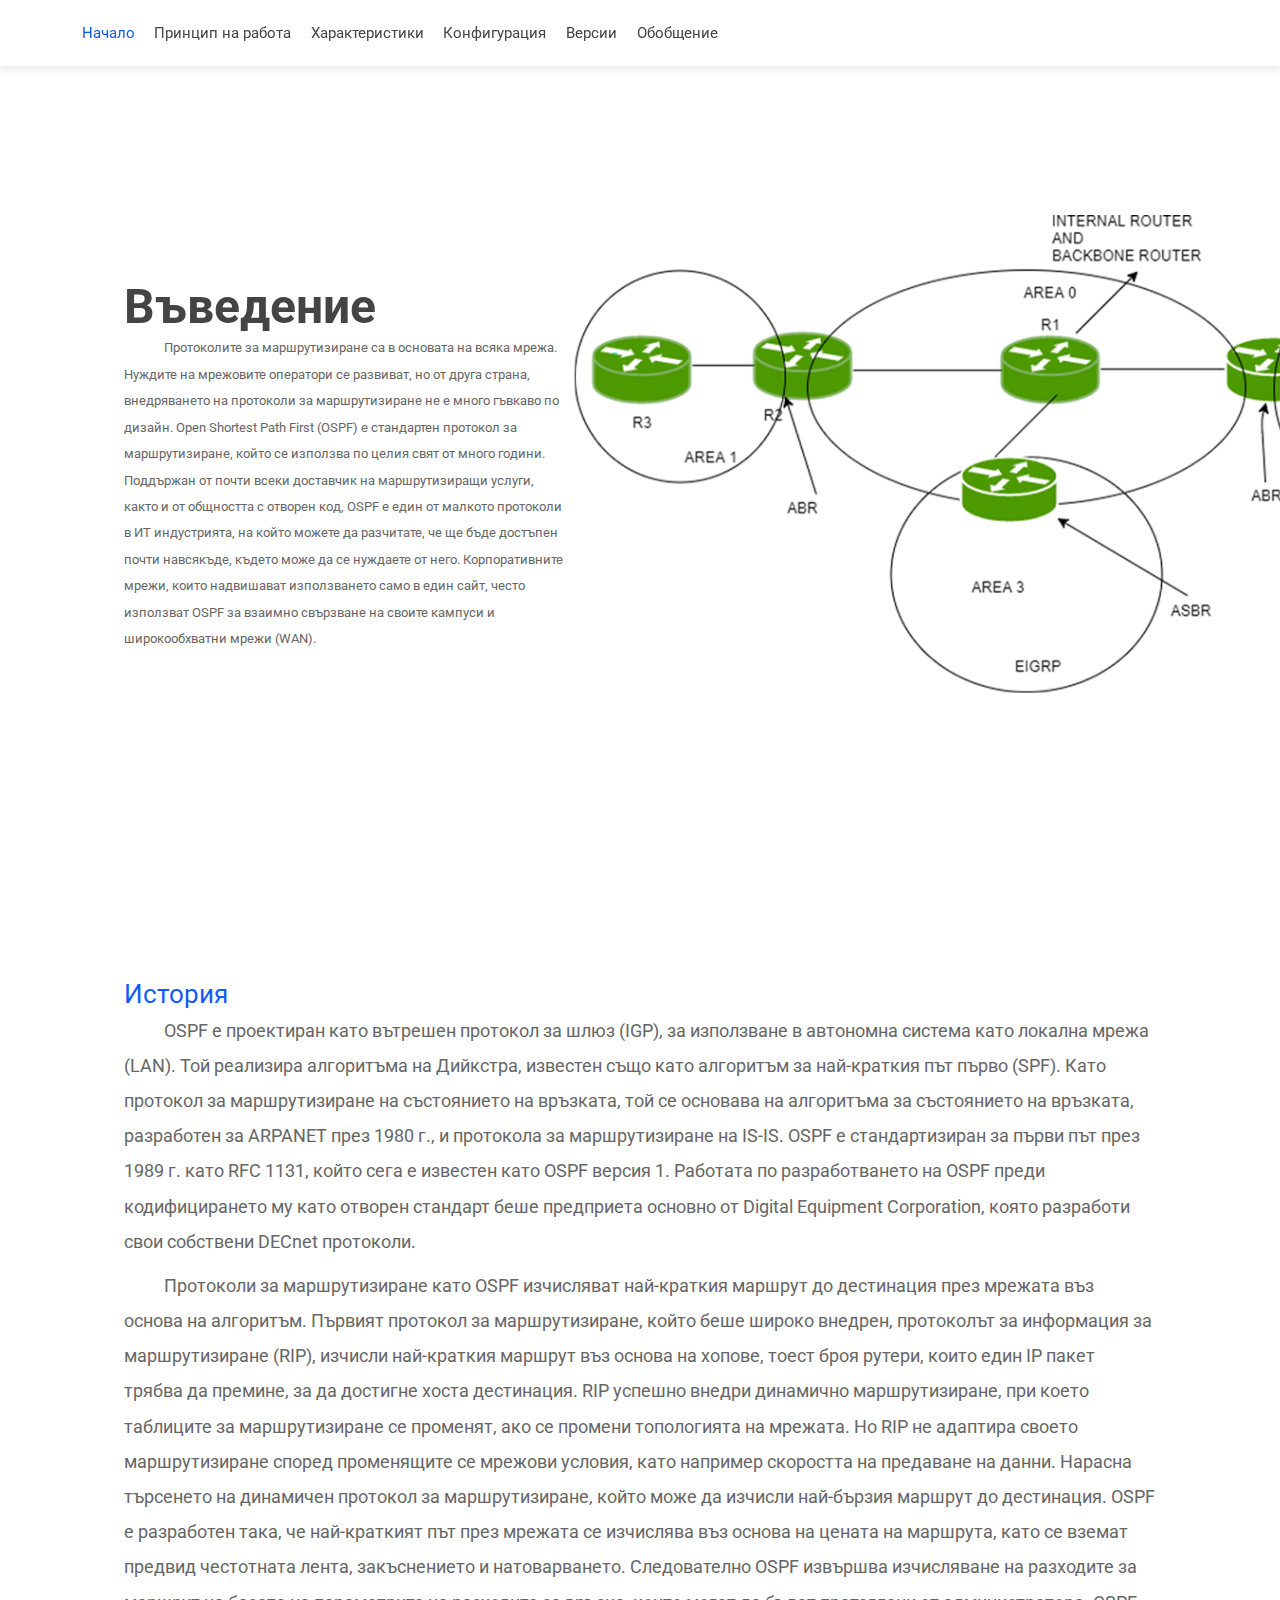
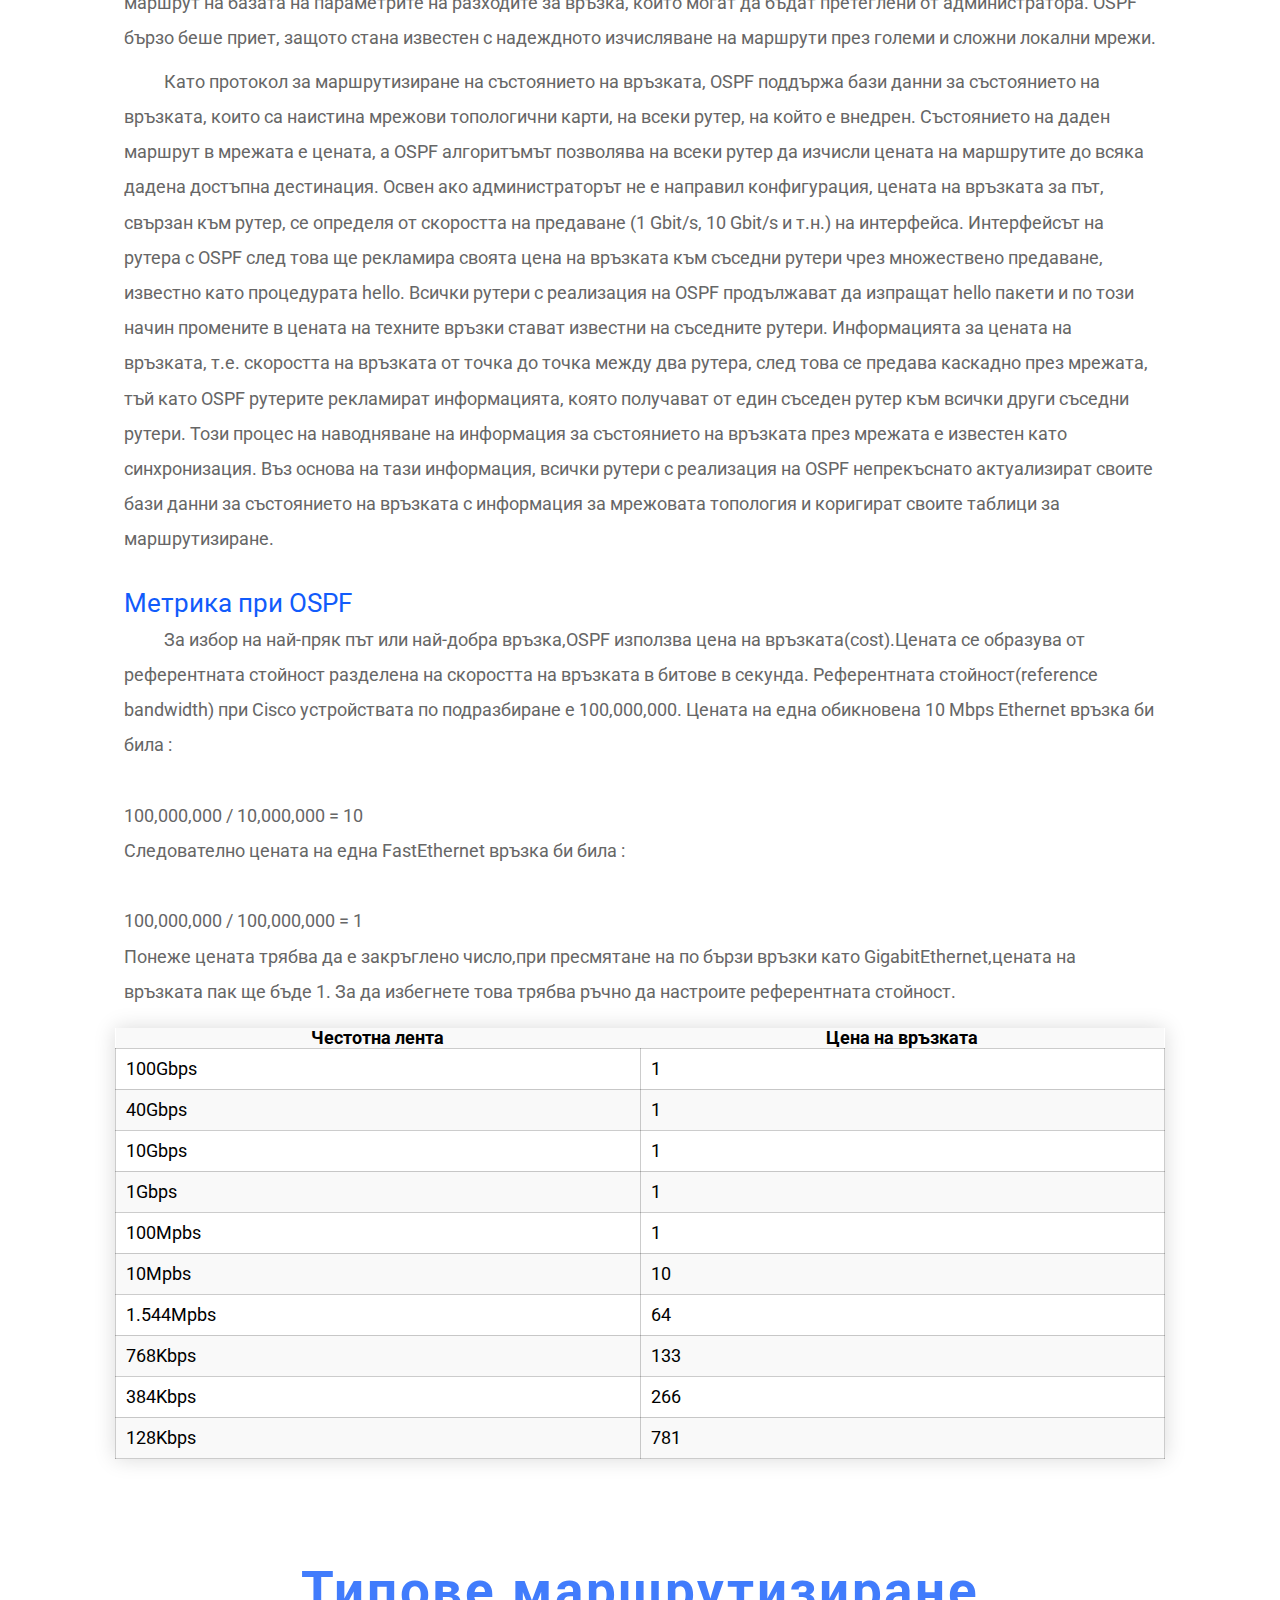
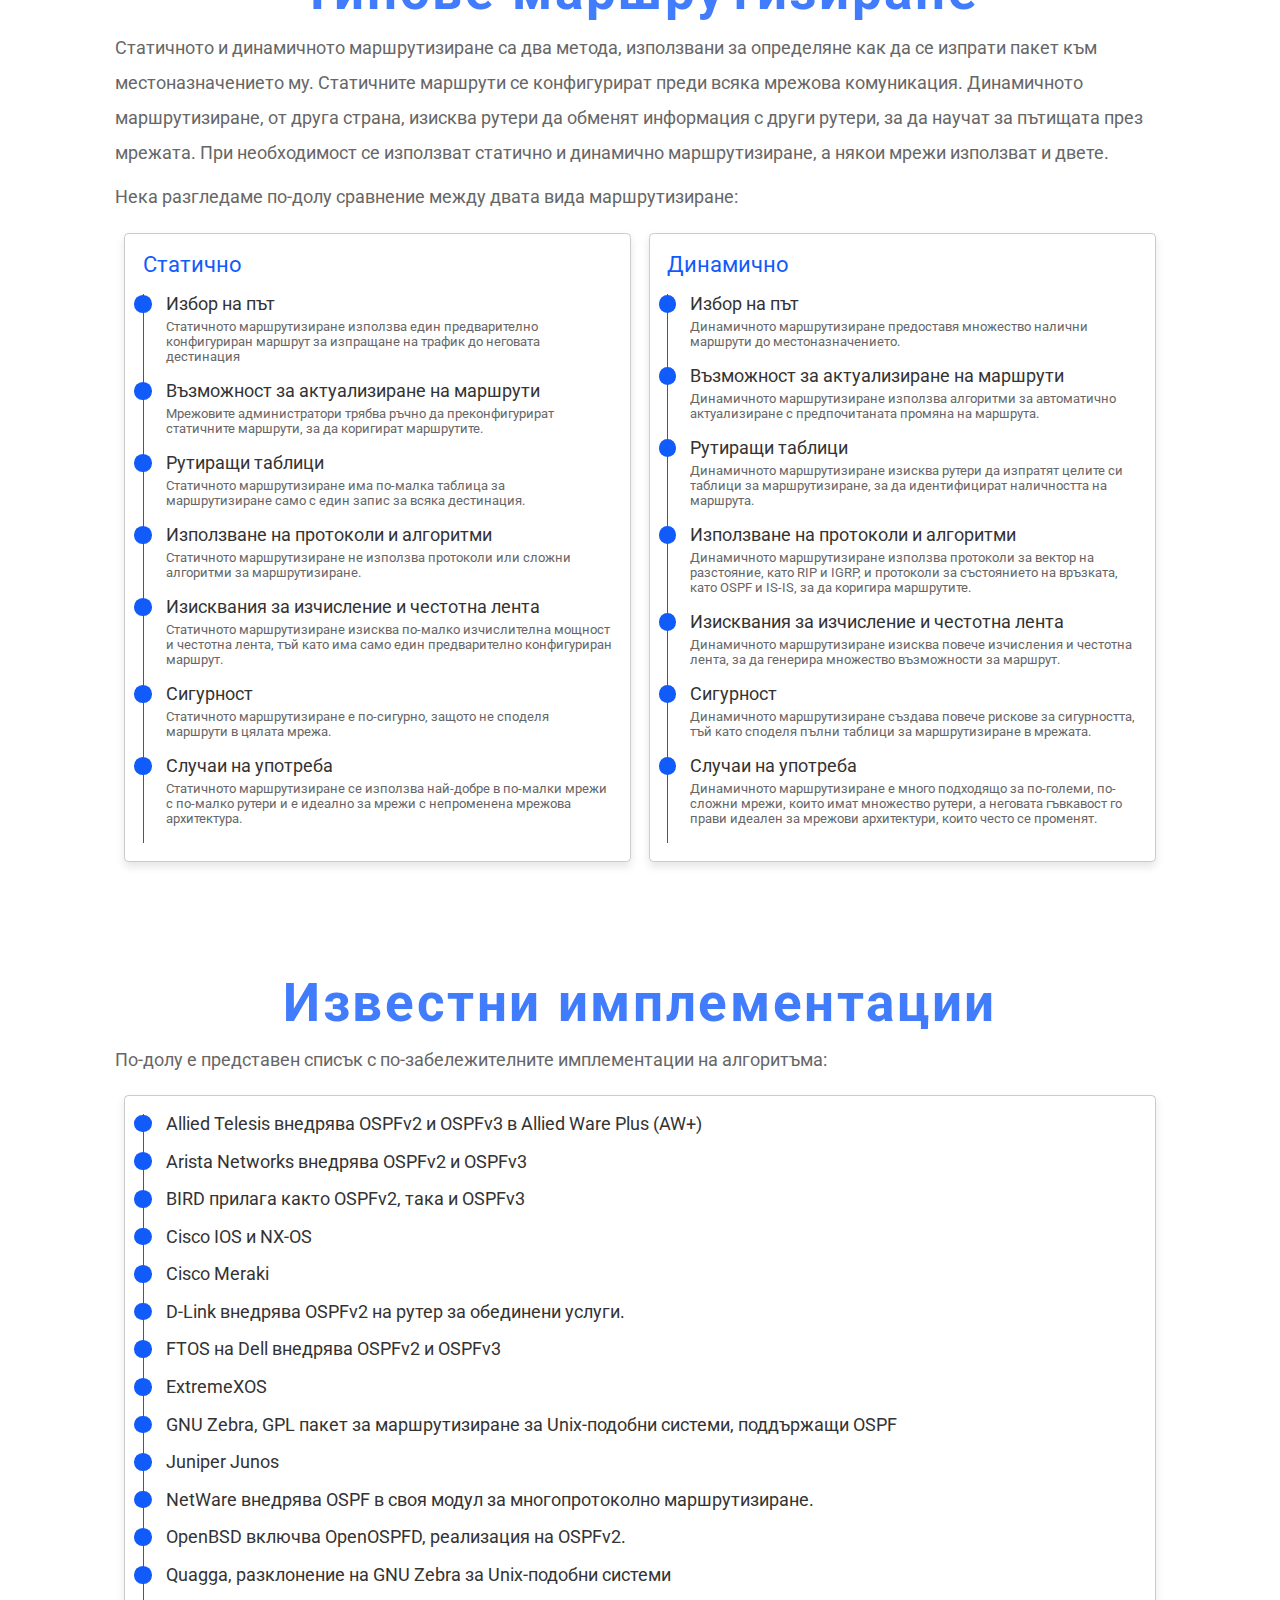
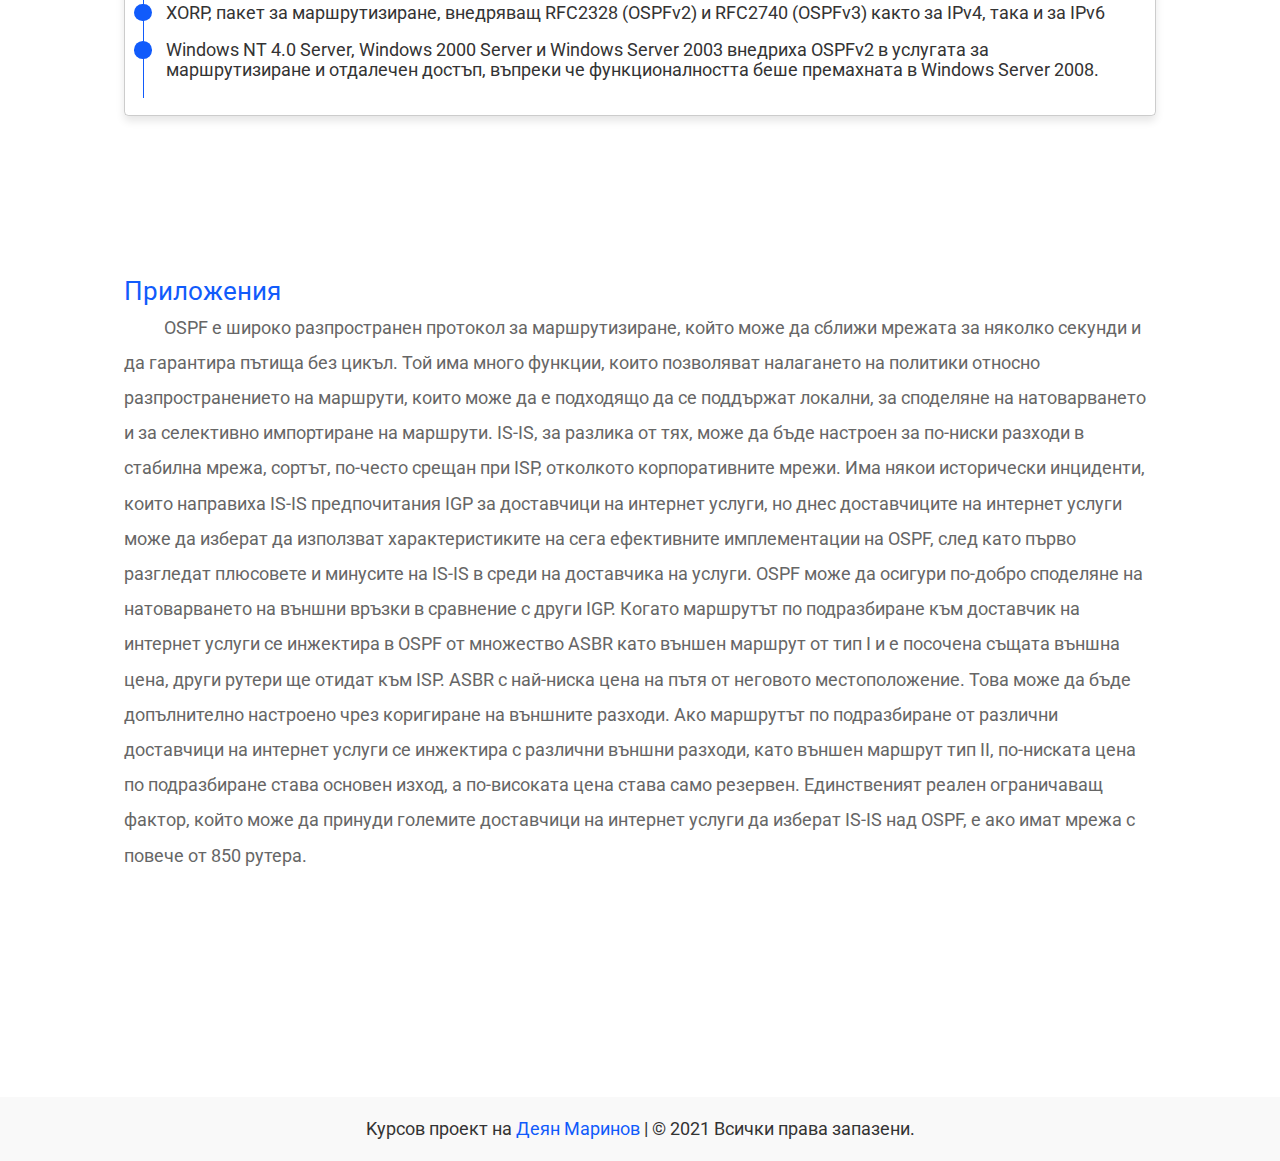
<file: index.html>
<!DOCTYPE html>
<html lang="en">

<head>
    <meta charset="UTF-8">
    <title>OSPF Протокол</title>

    <!-- font awesome cdn link  -->
    <link rel="stylesheet" href="https://cdnjs.cloudflare.com/ajax/libs/font-awesome/5.15.3/css/all.min.css">

    <meta name="viewport" content="width=device-width, initial-scale=1">

    <!-- custom css file link  -->
    <link rel="stylesheet" href="style.css">

    <link rel="shortcut icon" type="image/jpg" href="image/favicon.ico" />
</head>

<body>

    <!-- header section starts  -->

    <header>

        <div id="menu" class="fas fa-bars"></div>

        <nav class="navbar">
            <a class="active" href="index.html">Начало</a>
            <a href="working.html">Принцип на работа</a>
            <a href="char.html">Характеристики</a>
            <a href="config.html">Конфигурация</a>
            <a href="versions.html">Версии</a>
            <a href="conclusion.html">Обобщение</a>
        </nav>

        <a href="index.html" class="btn" style="visibility: hidden;">OSPF</a>

        <div class="scroll-bar"></div>

    </header>

    <!-- header section ends -->

    <!-- home section starts  -->

    <section class="home" id="home">

        <div class="content">
            <!-- <h3 class="hello">hi, there!</h3> -->
            <h3 class="name">Въведение</h3>
            <p>Протоколите за маршрутизиране са в основата на всяка мрежа. Нуждите на
                мрежовите оператори се развиват, но от друга страна, внедряването на протоколи за маршрутизиране
                не е много гъвкаво по дизайн.

                <b>Open Shortest Path First (OSPF)</b> е стандартен протокол за маршрутизиране, който се използва по
                целия свят
                от много години.
                Поддържан от почти всеки доставчик на маршрутизиращи услуги,
                както и от общността с отворен код, OSPF е един от малкото протоколи в ИТ индустрията,
                на който можете да разчитате, че ще бъде достъпен почти навсякъде, където може да се нуждаете от него.
                Корпоративните мрежи, които надвишават използването само в един сайт, често използват OSPF за взаимно
                свързване на своите кампуси и широкообхватни мрежи (WAN).
            </p>
        </div>

    </section>

    <section class="main" id="#main">
        <div class="row">
            <div class="content">
                <h3 class="title">История</h3>
                <p>OSPF е проектиран като вътрешен протокол за шлюз (IGP), за използване в автономна система като
                    локална мрежа (LAN). Той реализира алгоритъма на Дийкстра, известен също като алгоритъм за
                    най-краткия път първо (SPF). Като протокол за маршрутизиране на състоянието на връзката, той се
                    основава на алгоритъма за състоянието на връзката, разработен за ARPANET през 1980 г., и протокола
                    за маршрутизиране на IS-IS. OSPF е стандартизиран за първи път през 1989 г. като RFC 1131, който
                    сега е известен като OSPF версия 1. Работата по разработването на OSPF преди кодифицирането му като
                    отворен стандарт беше предприета основно от Digital Equipment Corporation, която разработи свои
                    собствени DECnet протоколи.</p>
                <p>Протоколи за маршрутизиране като OSPF изчисляват най-краткия маршрут до дестинация през мрежата въз
                    основа на алгоритъм. Първият протокол за маршрутизиране, който беше широко внедрен, протоколът за
                    информация за маршрутизиране (RIP), изчисли най-краткия маршрут въз основа на хопове, тоест броя
                    рутери, които един IP пакет трябва да премине, за да достигне хоста дестинация. RIP успешно внедри
                    динамично маршрутизиране, при което таблиците за маршрутизиране се променят, ако се промени
                    топологията на мрежата. Но RIP не адаптира своето маршрутизиране според променящите се мрежови
                    условия, като например скоростта на предаване на данни. Нарасна търсенето на динамичен протокол за
                    маршрутизиране, който може да изчисли най-бързия маршрут до дестинация. OSPF е разработен така, че
                    най-краткият път през мрежата се изчислява въз основа на цената на маршрута, като се вземат предвид
                    честотната лента, закъснението и натоварването. Следователно OSPF извършва изчисляване на
                    разходите за маршрут на базата на параметрите на разходите за връзка, които могат да бъдат
                    претеглени от администратора. OSPF бързо беше приет, защото стана известен с надеждното изчисляване
                    на маршрути през големи и сложни локални мрежи.</p>
                <p>Като протокол за маршрутизиране на състоянието на връзката, OSPF поддържа бази данни за състоянието
                    на връзката, които са наистина мрежови топологични карти, на всеки рутер, на който е внедрен.
                    Състоянието на даден маршрут в мрежата е цената, а OSPF алгоритъмът позволява на всеки рутер да
                    изчисли цената на маршрутите до всяка дадена достъпна дестинация. Освен ако администраторът не е
                    направил конфигурация, цената на връзката за път, свързан към рутер, се определя от скоростта на
                    предаване (1 Gbit/s, 10 Gbit/s и т.н.) на интерфейса. Интерфейсът на рутера с OSPF след това ще
                    рекламира своята цена на връзката към съседни рутери чрез множествено предаване, известно като
                    процедурата hello. Всички рутери с реализация на OSPF продължават да изпращат hello пакети и по
                    този начин промените в цената на техните връзки стават известни на съседните рутери. Информацията
                    за цената на връзката, т.е. скоростта на връзката от точка до точка между два рутера, след това се
                    предава каскадно през мрежата, тъй като OSPF рутерите рекламират информацията, която получават от
                    един съседен рутер към всички други съседни рутери. Този процес на наводняване на информация за
                    състоянието на връзката през мрежата е известен като синхронизация. Въз основа на тази информация,
                    всички рутери с реализация на OSPF непрекъснато актуализират своите бази данни за състоянието на
                    връзката с информация за мрежовата топология и коригират своите таблици за маршрутизиране.</p>
            </div>
        </div>

        <div class="row">

            <div class="content">
                <div class="box-container">
                    <h3 class="title">Метрика при OSPF</h3>
                    <p>За избор на най-пряк път или най-добра връзка,OSPF използва цена на връзката(cost).Цената се
                        образува от референтната стойност разделена на скоростта на връзката в битове в секунда.
                        Референтната стойност(reference bandwidth) при Cisco устройствата по подразбиране е 100,000,000.
                        Цената на една обикновена 10 Mbps Ethernet връзка би била :
                        <br>
                        <br>
                        100,000,000 / 10,000,000 = 10
                        <br>
                        Следователно цената на една FastEthernet връзка би била :
                        <br>
                        <br>
                        100,000,000 / 100,000,000 = 1
                        <br>
                        Понеже цената трябва да е закръглено число,при пресмятане на по бързи връзки като
                        GigabitEthernet,цената на връзката пак ще бъде 1.
                        За да избегнете това трябва ръчно да настроите референтната стойност.
                    </p>
                </div>

            </div>
        </div>

        <div class="row">


            <table class="basic-table">
                <tbody>
                    <tr>
                        <th><strong>Честотна лента</strong></th>
                        <th><strong>Цена на връзката</strong></th>
                    </tr>
                    <tr>
                        <td>100Gbps</td>
                        <td>1</td>
                    </tr>
                    <tr>
                        <td>40Gbps</td>
                        <td>1</td>
                    </tr>
                    <tr>
                        <td>10Gbps</td>
                        <td>1</td>
                    </tr>
                    <tr>
                        <td>1Gbps</td>
                        <td>1</td>
                    </tr>
                    <tr>
                        <td>100Mpbs</td>
                        <td>1</td>
                    </tr>
                    <tr>
                        <td>10Mpbs</td>
                        <td>10</td>
                    </tr>
                    <tr>
                        <td>1.544Mpbs</td>
                        <td>64</td>
                    </tr>
                    <tr>
                        <td>768Kbps</td>
                        <td>133</td>
                    </tr>
                    <tr>
                        <td>384Kbps</td>
                        <td>266</td>
                    </tr>
                    <tr>
                        <td>128Kbps</td>
                        <td>781</td>
                    </tr>
                </tbody>
            </table>

        </div>
    </section>

    <section class="education" id="education">

        <h1 class="heading">Типове маршрутизиране</h1>
        <p class="body">Статичното и динамичното маршрутизиране са два метода, използвани за определяне как да се
            изпрати пакет към
            местоназначението му.

            Статичните маршрути се конфигурират преди всяка мрежова комуникация. Динамичното маршрутизиране, от друга
            страна, изисква рутери да обменят информация с други рутери, за да научат за пътищата през мрежата. При
            необходимост се използват статично и динамично маршрутизиране, а някои мрежи използват и двете.</p>
        <p class="body">Нека разгледаме по-долу сравнение между двата вида маршрутизиране:</p>

        <div class="row">

            <div class="column">

                <h3 class="title">Статично</h3>

                <div class="box">
                    <h3>Избор на път</h3>
                    <p>Статичното маршрутизиране използва един предварително конфигуриран маршрут за изпращане на трафик
                        до неговата дестинация</p>
                </div>
                <div class="box">
                    <h3>Възможност за актуализиране на маршрути</h3>
                    <p>Мрежовите администратори трябва ръчно да преконфигурират статичните маршрути, за да коригират
                        маршрутите.
                    </p>
                </div>
                <div class="box">
                    <h3>Рутиращи таблици</h3>
                    <p>Статичното маршрутизиране има по-малка таблица за маршрутизиране само с един запис за всяка
                        дестинация.</p>
                </div>
                <div class="box">
                    <h3>Използване на протоколи и алгоритми</h3>
                    <p>Статичното маршрутизиране не използва протоколи или сложни алгоритми за маршрутизиране.</p>
                </div>
                <div class="box">
                    <h3>Изисквания за изчисление и честотна лента</h3>
                    <p>Статичното маршрутизиране изисква по-малко изчислителна мощност и честотна лента, тъй като има
                        само един предварително конфигуриран маршрут.</p>
                </div>
                <div class="box">
                    <h3>Сигурност</h3>
                    <p>Статичното маршрутизиране е по-сигурно, защото не споделя маршрути в цялата мрежа.</p>
                </div>
                <div class="box">
                    <h3>Случаи на употреба</h3>
                    <p>Статичното маршрутизиране се използва най-добре в по-малки мрежи с по-малко рутери и е идеално за
                        мрежи с непроменена мрежова архитектура.</p>
                </div>
            </div>

            <div class="column">

                <h3 class="title">Динамично</h3>

                <div class="box">
                    <h3>Избор на път</h3>
                    <p>Динамичното маршрутизиране предоставя множество налични маршрути
                        до местоназначението.</p>
                </div>
                <div class="box">
                    <h3>Възможност за актуализиране на маршрути</h3>
                    <p>Динамичното маршрутизиране използва алгоритми за автоматично актуализиране с предпочитаната
                        промяна на маршрута.</p>
                </div>
                <div class="box">
                    <h3>Рутиращи таблици</h3>
                    <p>Динамичното маршрутизиране изисква рутери да изпратят целите си таблици за маршрутизиране, за да
                        идентифицират наличността на маршрута.</p>
                </div>
                <div class="box">
                    <h3>Използване на протоколи и алгоритми</h3>
                    <p>Динамичното маршрутизиране използва протоколи за вектор на разстояние, като RIP и IGRP, и
                        протоколи за състоянието на връзката, като OSPF и IS-IS, за да коригира маршрутите.</p>
                </div>
                <div class="box">
                    <h3>Изисквания за изчисление и честотна лента</h3>
                    <p>Динамичното маршрутизиране изисква повече изчисления и честотна лента, за да генерира множество
                        възможности за маршрут.</p>
                </div>
                <div class="box">
                    <h3>Сигурност</h3>
                    <p>Динамичното маршрутизиране създава повече рискове за сигурността, тъй като споделя пълни таблици
                        за маршрутизиране в мрежата.</p>
                </div>
                <div class="box">
                    <h3>Случаи на употреба</h3>
                    <p>Динамичното маршрутизиране е много подходящо за по-големи, по-сложни мрежи, които имат множество
                        рутери, а неговата гъвкавост го прави идеален за мрежови архитектури, които често се променят.
                    </p>
                </div>
            </div>

        </div>

    </section>

    <section class="education" id="education">

        <h1 class="heading">Известни имплементации</h1>
        <p class="body">По-долу е представен списък с по-забележителните имплементации на алгоритъма:</p>

        <div class="row">

            <div class="column">

                <div class="box">
                    <h3>Allied Telesis внедрява OSPFv2 и OSPFv3 в Allied Ware Plus (AW+)</h3>
                </div>
                <div class="box">
                    <h3>Arista Networks внедрява OSPFv2 и OSPFv3</h3>
                </div>
                <div class="box">
                    <h3>BIRD прилага както OSPFv2, така и OSPFv3</h3>
                </div>
                <div class="box">
                    <h3>Cisco IOS и NX-OS</h3>
                </div>
                <div class="box">
                    <h3>Cisco Meraki</h3>
                </div>
                <div class="box">
                    <h3>D-Link внедрява OSPFv2 на рутер за обединени услуги.</h3>
                </div>
                <div class="box">
                    <h3>FTOS на Dell внедрява OSPFv2 и OSPFv3</h3>
                </div>
                <div class="box">
                    <h3>ExtremeXOS</h3>
                </div>
                <div class="box">
                    <h3>GNU Zebra, GPL пакет за маршрутизиране за Unix-подобни системи, поддържащи OSPF</h3>
                </div>
                <div class="box">
                    <h3>Juniper Junos</h3>
                </div>
                <div class="box">
                    <h3>NetWare внедрява OSPF в своя модул за многопротоколно маршрутизиране.</h3>
                </div>
                <div class="box">
                    <h3>OpenBSD включва OpenOSPFD, реализация на OSPFv2.</h3>
                </div>
                <div class="box">
                    <h3>Quagga, разклонение на GNU Zebra за Unix-подобни системи</h3>
                </div>
                <div class="box">
                    <h3>XORP, пакет за маршрутизиране, внедряващ RFC2328 (OSPFv2) и RFC2740 (OSPFv3) както за IPv4, така
                        и за IPv6</h3>
                </div>
                <div class="box">
                    <h3>Windows NT 4.0 Server, Windows 2000 Server и Windows Server 2003 внедриха OSPFv2 в услугата за
                        маршрутизиране и отдалечен достъп, въпреки че функционалността беше премахната в Windows Server
                        2008.</h3>
                </div>
            </div>
        </div>

    </section>

    <section class="main" id="#main">
        <div class="row">
            <div class="content">
                <div class="box-container">
                    <h3 class="title">Приложения</h3>
                    <p>OSPF е широко разпространен протокол за маршрутизиране, който може да сближи мрежата за няколко
                        секунди и да гарантира пътища без цикъл. Той има много функции, които позволяват налагането на
                        политики относно разпространението на маршрути, които може да е подходящо да се поддържат
                        локални, за споделяне на натоварването и за селективно импортиране на маршрути. IS-IS, за
                        разлика от тях, може да бъде настроен за по-ниски разходи в стабилна мрежа, сортът, по-често
                        срещан при ISP, отколкото корпоративните мрежи. Има някои исторически инциденти, които направиха
                        IS-IS предпочитания IGP за доставчици на интернет услуги, но днес доставчиците на интернет
                        услуги може да изберат да използват характеристиките на сега ефективните имплементации на
                        OSPF, след като първо разгледат плюсовете и минусите на IS-IS в среди на доставчика на
                        услуги. OSPF може да осигури по-добро споделяне на натоварването на външни връзки в
                        сравнение с други IGP. Когато маршрутът по подразбиране към доставчик на
                        интернет услуги се инжектира в OSPF от множество ASBR като външен маршрут от тип I и е посочена
                        същата външна цена, други рутери ще отидат към ISP. ASBR с най-ниска цена на пътя от неговото
                        местоположение. Това може да бъде допълнително настроено чрез коригиране на външните разходи.
                        Ако маршрутът по подразбиране от различни доставчици на интернет услуги се инжектира с различни
                        външни разходи, като външен маршрут тип II, по-ниската цена по подразбиране става основен изход,
                        а по-високата цена става само резервен. Единственият реален ограничаващ фактор, който може да
                        принуди големите доставчици на интернет услуги да изберат IS-IS над OSPF, е ако имат мрежа с
                        повече от 850 рутера.</p>
                </div>

            </div>
        </div>
    </section>
    <div class="footer"> Kурсов проект на <a href="http://deyanm.com/">Деян Маринов</a> | &copy; 2021 Всички права
        запазени.</div>

    <!-- custom js file link  -->
    <script src="script.js"></script>


</body>

</html>
</file>
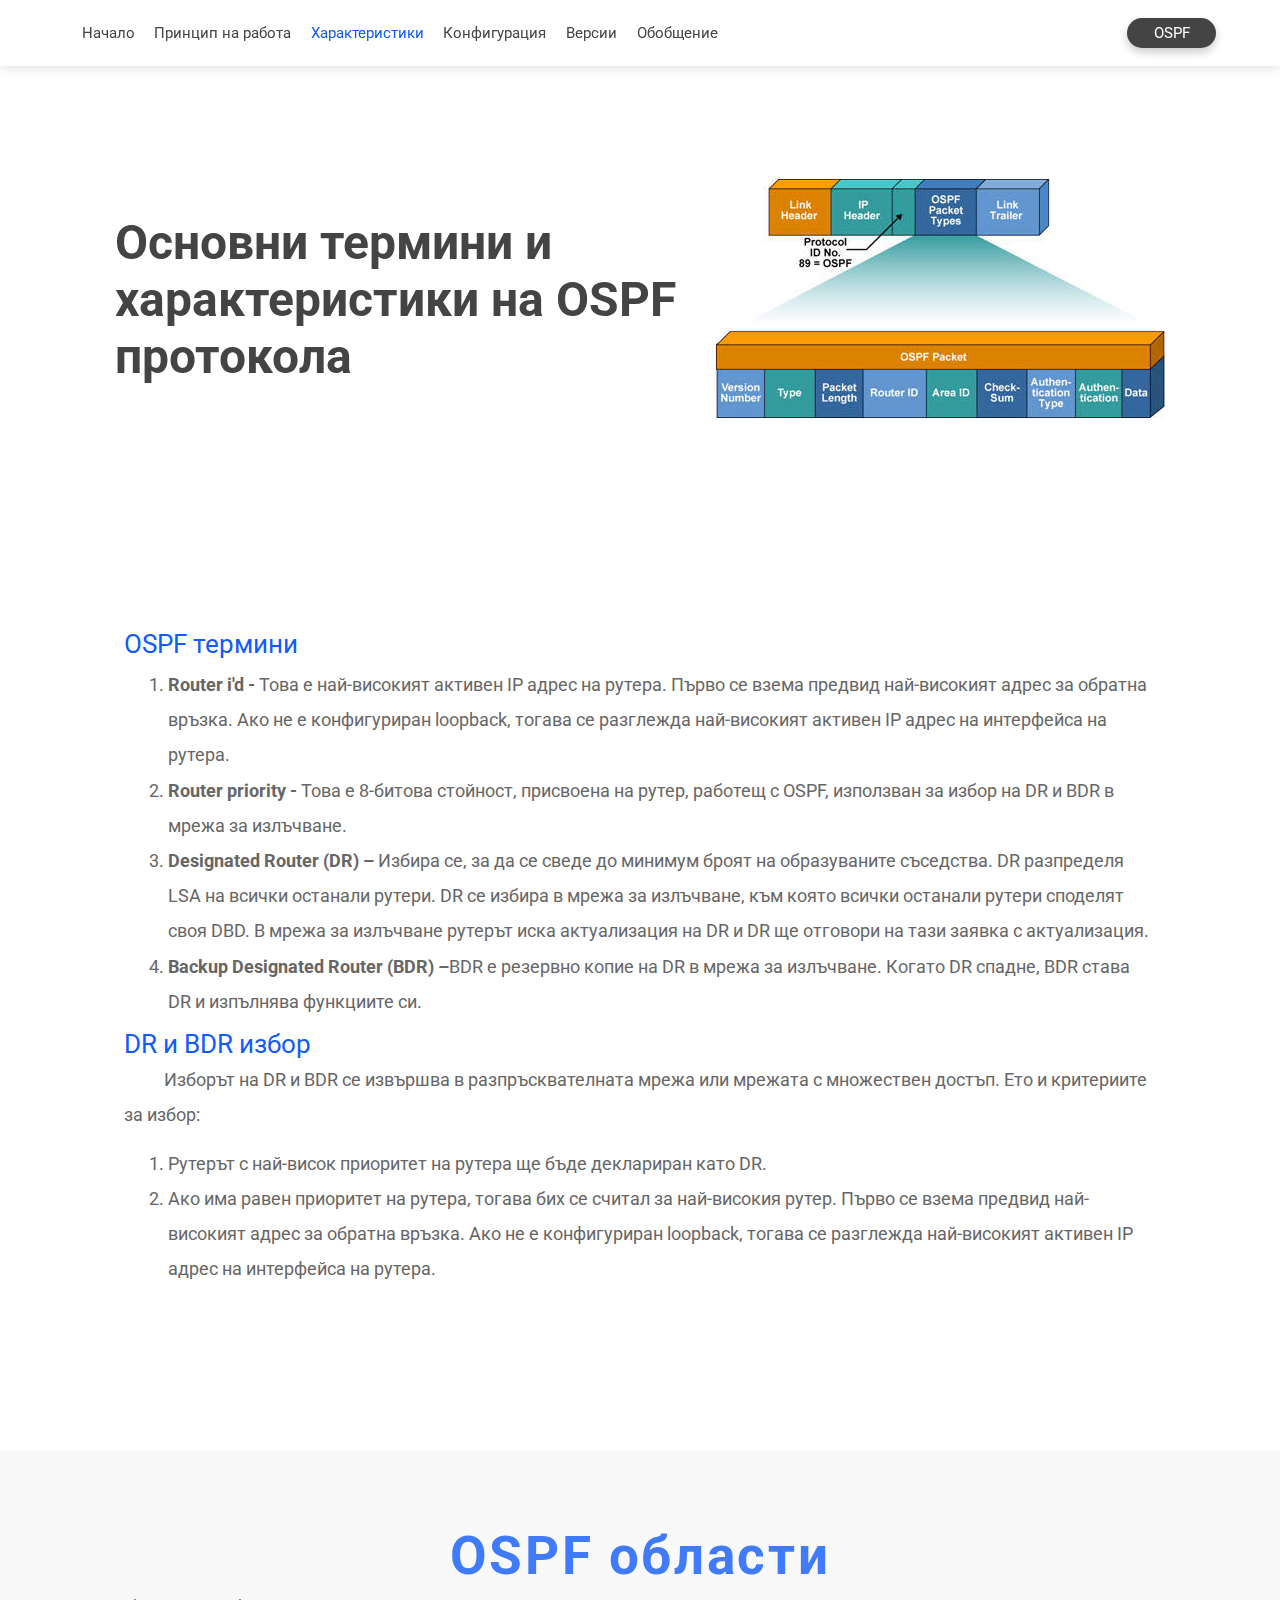
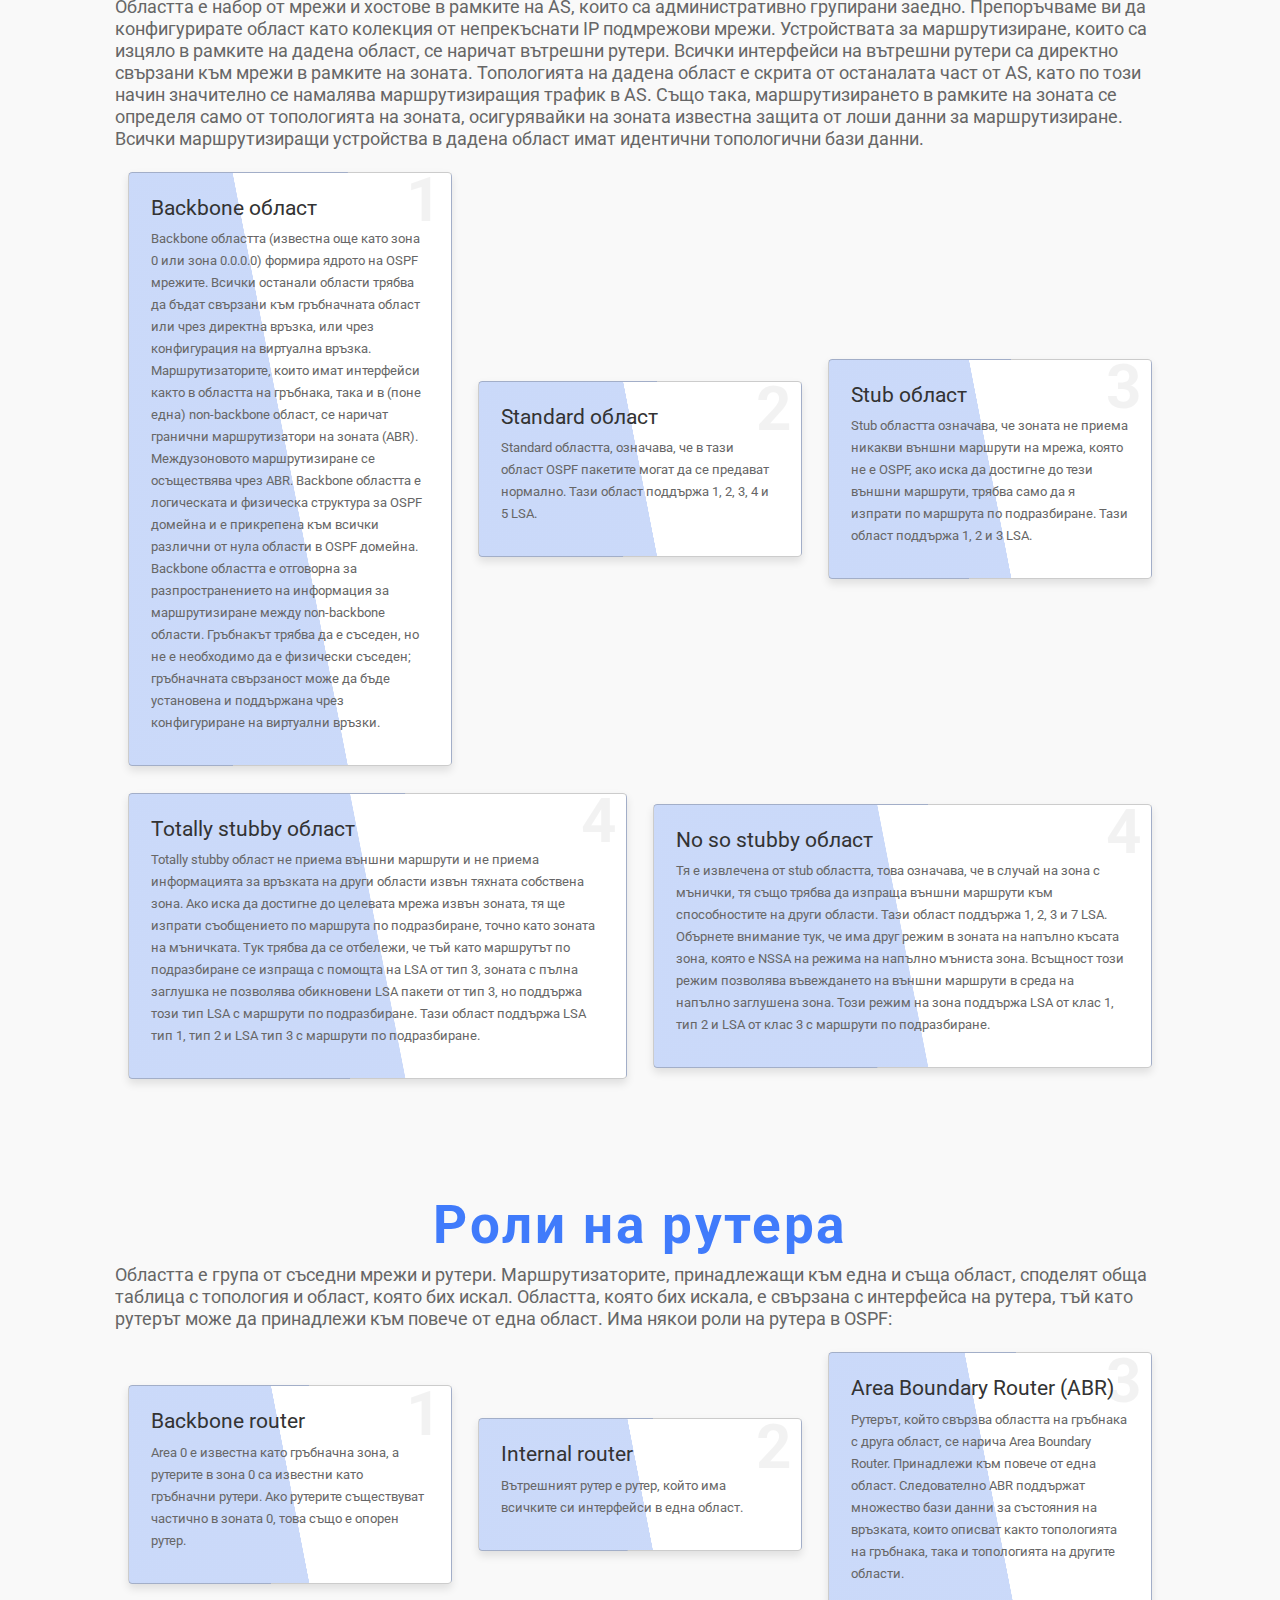
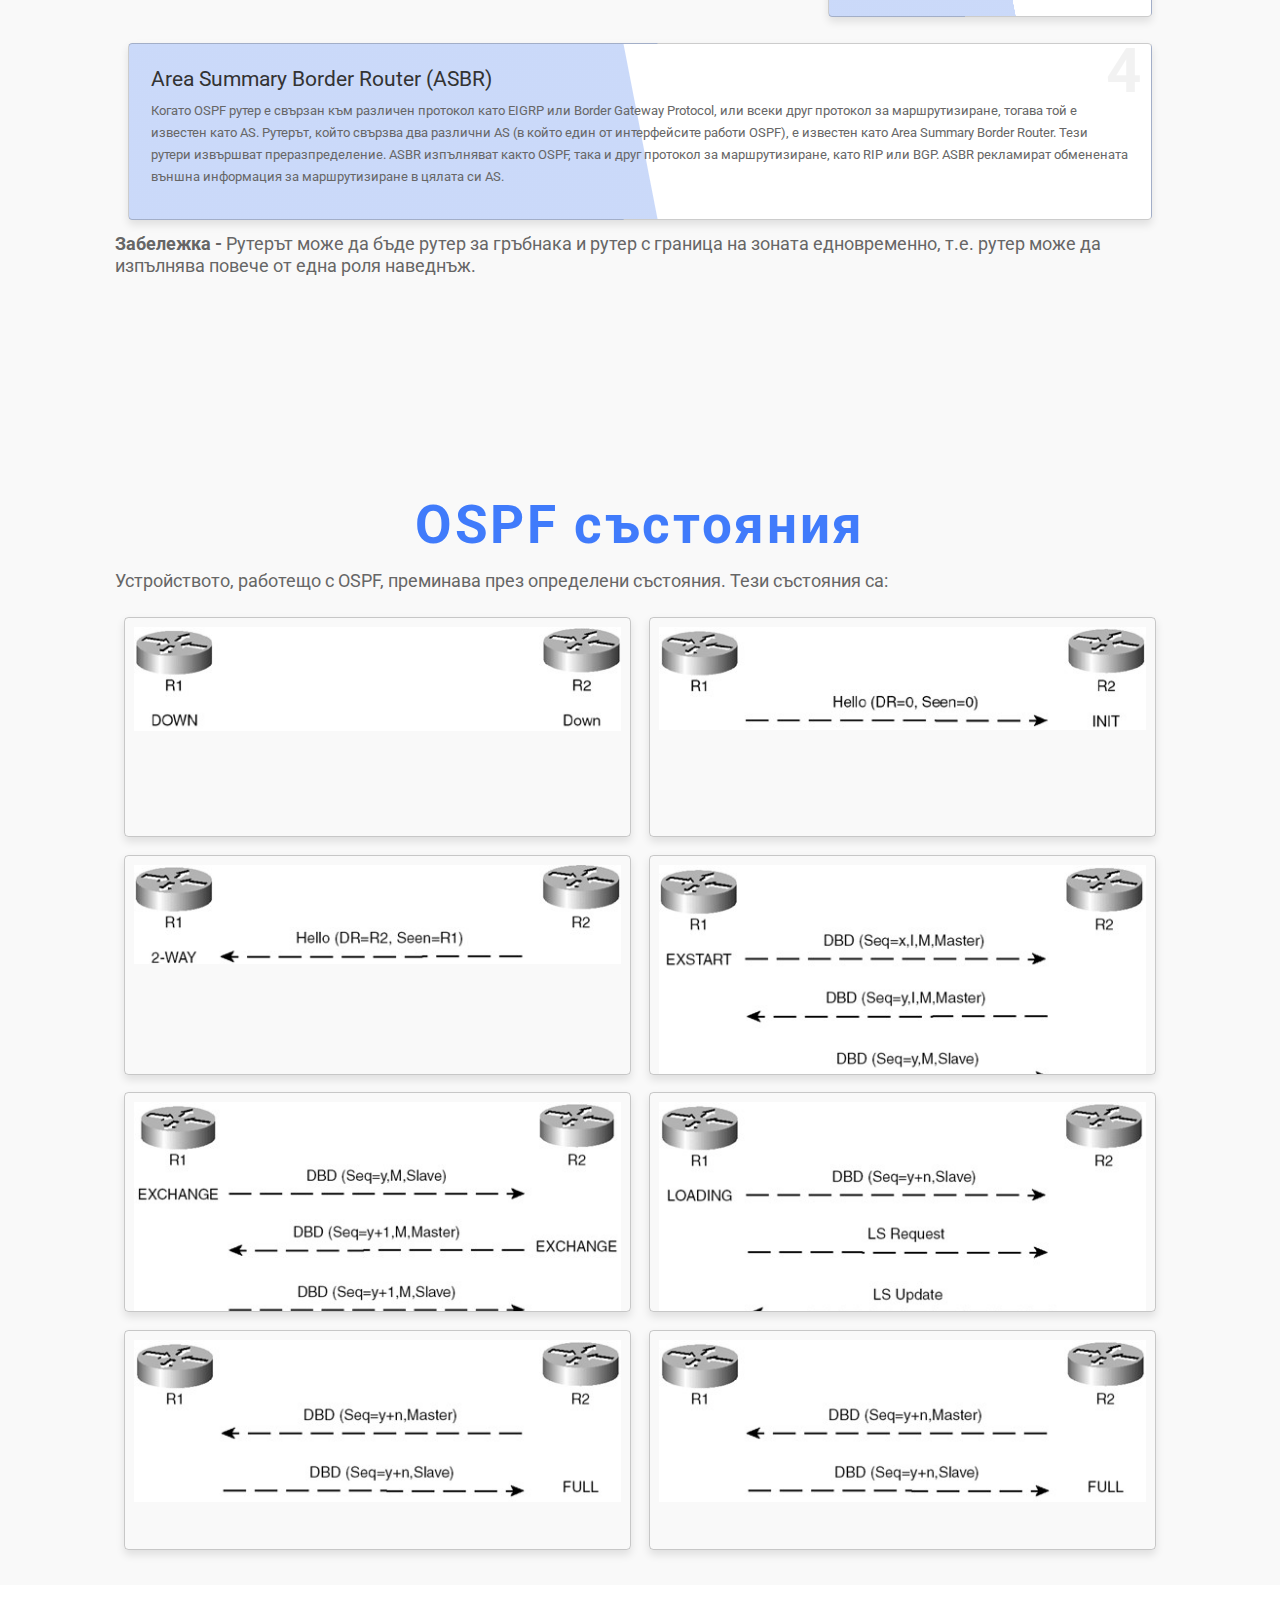
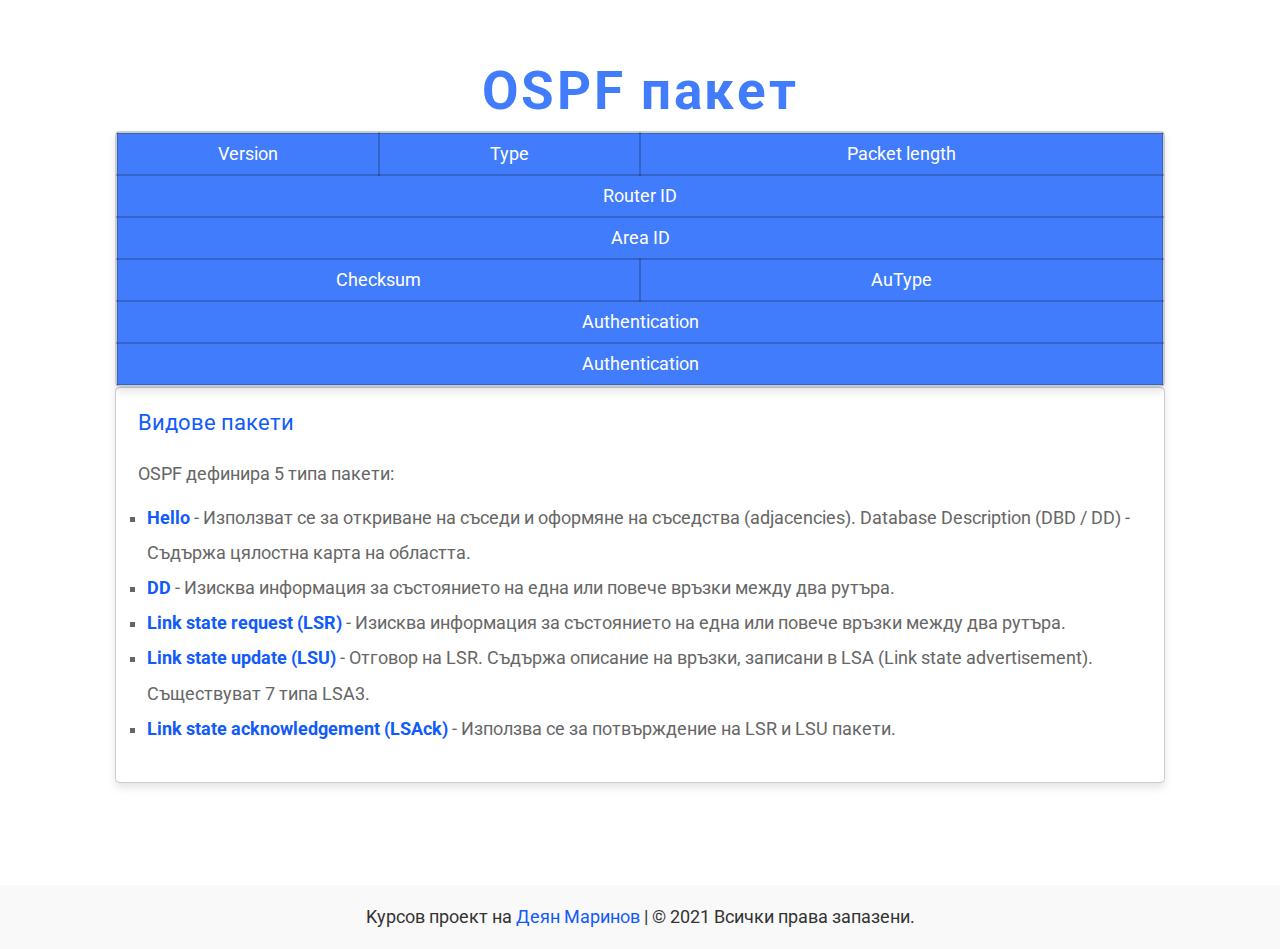
<file: char.html>
<!DOCTYPE html>
<html lang="en">

<head>
    <meta charset="UTF-8">
    <title>OSPF Протокол</title>

    <!-- font awesome cdn link  -->
    <link rel="stylesheet" href="https://cdnjs.cloudflare.com/ajax/libs/font-awesome/5.15.3/css/all.min.css">]

    <meta name="viewport" content="width=device-width, initial-scale=1">

    <!-- custom css file link  -->
    <link rel="stylesheet" href="style.css">

    <link rel="shortcut icon" type="image/jpg" href="image/favicon.ico" />

</head>

<body>

    <!-- header section starts  -->

    <header>

        <div id="menu" class="fas fa-bars"></div>

        <nav class="navbar">
            <a href="index.html">Начало</a>
            <a href="working.html">Принцип на работа</a>
            <a class="active" href="char.html">Характеристики</a>
            <a href="config.html">Конфигурация</a>
            <a href="versions.html">Версии</a>
            <a href="conclusion.html">Обобщение</a>

        </nav>

        <a href="index.html" class="btn">OSPF</a>

        <div class="scroll-bar"></div>

    </header>

    <!-- header section ends -->

    <!-- home section starts  -->

    <section class="home" id="working">

        <h3 class="name">Основни термини и характеристики на OSPF протокола</h3>

        <div class="content">
            <img src="image/struct.jpeg" />
        </div>

    </section>

    <!-- home section ends -->

    <!-- main section starts  -->

    <section class="main" id="main">

        <div class="row">

            <div class="content">
                <div class="box-container">
                    <h3 class="title">
                        OSPF термини
                    </h3>
                    <ol>
                        <li><strong>Router i'd - </strong>Това е най-високият активен IP адрес на рутера. Първо се взема
                            предвид най-високият адрес за обратна връзка. Ако не е конфигуриран loopback, тогава се
                            разглежда най-високият активен IP адрес на интерфейса на рутера.</li>
                        <li><strong>Router priority - </strong>Това е 8-битова стойност, присвоена на рутер, работещ с
                            OSPF, използван за избор на DR и BDR в мрежа за излъчване.</li>
                        <li><strong>Designated Router (DR) – </strong>Избира се, за да се сведе до минимум броят на
                            образуваните съседства. DR разпределя LSA на всички останали рутери. DR се избира в мрежа за
                            излъчване, към която всички останали рутери споделят своя DBD. В мрежа за излъчване рутерът
                            иска актуализация на DR и DR ще отговори на тази заявка с актуализация.</li>
                        <li><strong>Backup Designated Router (BDR) –</strong>BDR е резервно копие на DR в мрежа за
                            излъчване. Когато DR спадне, BDR става DR и изпълнява функциите си.</li>
                    </ol>
                    <h3 class="title">DR и BDR избор</h3>
                    <p>Изборът на DR и BDR се извършва в разпръсквателната мрежа или
                        мрежата с множествен достъп. Ето и критериите за избор:</p>
                    <ol>
                        <li>Рутерът с най-висок приоритет на рутера ще бъде деклариран като DR.</li>
                        <li>Ако има равен приоритет на рутера, тогава бих се считал за най-високия рутер. Първо се взема
                            предвид най-високият адрес за обратна връзка. Ако не е конфигуриран loopback, тогава се
                            разглежда най-високият активен IP адрес на интерфейса на рутера.</li>
                    </ol>
                </div>

            </div>
    </section>

    <section class="service" id="service">

        <h1 class="heading">OSPF области</h1>

        <p>Областта е набор от мрежи и хостове в рамките на AS, които са административно групирани заедно. Препоръчваме
            ви да конфигурирате област като колекция от непрекъснати IP подмрежови мрежи. Устройствата за
            маршрутизиране, които са изцяло в рамките на дадена област, се наричат вътрешни рутери. Всички интерфейси на
            вътрешни рутери са директно свързани към мрежи в рамките на зоната.

            Топологията на дадена област е скрита от останалата част от AS, като по този начин значително се намалява
            маршрутизиращия трафик в AS. Също така, маршрутизирането в рамките на зоната се определя само от топологията
            на зоната, осигурявайки на зоната известна защита от лоши данни за маршрутизиране.

            Всички маршрутизиращи устройства в дадена област имат идентични топологични бази данни.</p>

        <div class="box-container">

            <div class="box">
                <span class="number">1</span>
                <h3>Backbone област</h3>
                <p>Backbone областта (известна още като зона 0 или зона 0.0.0.0) формира ядрото на OSPF мрежите. Всички
                    останали области трябва да бъдат свързани към гръбначната област или чрез директна връзка, или чрез
                    конфигурация на виртуална връзка. Маршрутизаторите, които имат интерфейси както в областта на
                    гръбнака, така и в (поне една) non-backbone област, се наричат гранични маршрутизатори на зоната
                    (ABR). Междузоновото маршрутизиране се осъществява чрез ABR.

                    Backbone областта е логическата и физическа структура за OSPF домейна и е прикрепена към всички
                    различни от нула области в OSPF домейна.

                    Backbone областта е отговорна за разпространението на информация за маршрутизиране между
                    non-backbone области. Гръбнакът трябва да е съседен, но не е необходимо да е физически съседен;
                    гръбначната свързаност може да бъде установена и поддържана чрез конфигуриране на виртуални връзки.
                </p>
            </div>

            <div class="box">
                <span class="number">2</span>
                <h3>Standard област</h3>
                <p>Standard областта, означава, че в тази област OSPF пакетите могат да се
                    предават нормално. Тази област поддържа 1, 2, 3, 4 и 5 LSA.</p>
            </div>

            <div class="box">
                <span class="number">3</span>
                <h3>Stub област</h3>
                <p>Stub областта означава, че зоната
                    не приема никакви външни маршрути на мрежа, която не е OSPF, ако иска да достигне до тези външни
                    маршрути, трябва само да я изпрати по маршрута по подразбиране. Тази област поддържа 1, 2 и 3 LSA.
                </p>
            </div>

            <div class="box">
                <span class="number">4</span>
                <h3>Totally stubby област</h3>
                <p>Totally stubby област не приема външни
                    маршрути и не приема информацията за връзката на други области извън тяхната собствена зона. Ако
                    иска да достигне до целевата мрежа извън зоната, тя ще изпрати съобщението по маршрута по
                    подразбиране, точно като зоната на мъничката. Тук трябва да се отбележи, че тъй като маршрутът по
                    подразбиране се изпраща с помощта на LSA от тип 3, зоната с пълна заглушка не позволява обикновени
                    LSA пакети от тип 3, но поддържа този тип LSA с маршрути по подразбиране. Тази област поддържа LSA
                    тип 1, тип 2 и LSA тип 3 с маршрути по подразбиране.</p>
            </div>
            <div class="box">
                <span class="number">4</span>
                <h3>No so stubby област</h3>
                <p>Тя е извлечена от stub областта, това означава, че в случай на зона с мънички, тя също трябва да изпраща външни маршрути
                    към способностите на други области. Тази област поддържа 1, 2, 3 и 7 LSA. Обърнете внимание тук, че
                    има друг режим в зоната на напълно късата зона, която е NSSA на режима на напълно мъниста зона.
                    Всъщност този режим позволява въвеждането на външни маршрути в среда на напълно заглушена зона. Този
                    режим на зона поддържа LSA от клас 1, тип 2 и LSA от клас 3 с маршрути по подразбиране.</p>
            </div>
        </div>

    </section>

    <section class="service" id="service">

        <h1 class="heading">Роли на рутера</h1>

        <p>Областта е група от съседни мрежи и рутери. Маршрутизаторите, принадлежащи към една и съща област, споделят
            обща таблица с топология и област, която бих искал. Областта, която бих искала, е свързана с интерфейса на
            рутера, тъй като рутерът може да принадлежи към повече от една област. Има някои роли на рутера в OSPF:</p>

        <div class="box-container">

            <div class="box">
                <span class="number">1</span>
                <h3>Backbone router</h3>
                <p>Area 0 е известна като гръбначна зона, а рутерите в зона 0 са известни като гръбначни рутери. Ако
                    рутерите съществуват частично в зоната 0, това също е опорен рутер.</p>
            </div>

            <div class="box">
                <span class="number">2</span>
                <h3>Internal router</h3>
                <p>Вътрешният рутер е рутер, който има всичките си интерфейси в една област.</p>
            </div>

            <div class="box">
                <span class="number">3</span>
                <h3>Area Boundary Router (ABR)</h3>
                <p>Рутерът, който свързва областта на гръбнака с друга област, се нарича Area Boundary Router.
                    Принадлежи към повече от една област. Следователно ABR поддържат множество бази данни за състояния
                    на връзката, които описват както топологията на гръбнака, така и топологията на другите области.</p>
            </div>

            <div class="box">
                <span class="number">4</span>
                <h3>Area Summary Border Router (ASBR)</h3>
                <p>Когато OSPF рутер е свързан към различен протокол като EIGRP или Border Gateway Protocol, или всеки
                    друг протокол за маршрутизиране, тогава той е известен като AS. Рутерът, който свързва два различни
                    AS (в който един от интерфейсите работи OSPF), е известен като Area Summary Border Router. Тези
                    рутери извършват преразпределение. ASBR изпълняват както OSPF, така и друг протокол за
                    маршрутизиране, като RIP или BGP. ASBR рекламират обменената външна информация за маршрутизиране в
                    цялата си AS.</p>
            </div>
            <p><strong>Забележка - </strong>Рутерът може да бъде рутер за гръбнака и рутер с граница на
                зоната едновременно, т.е. рутер може да изпълнява повече от една роля наведнъж.</p>
        </div>

    </section>

    <section class="portfolio" id="portfolio">

        <h1 class="heading">OSPF състояния</h1>

        <p>Устройството, работещо с OSPF, преминава през определени състояния. Тези състояния са:</p>

        <div class="box-container">

            <a href="#" class="box">
                <img src="image/image-002.jpg" alt="">
                <div class="info">Down - В това състояние на интерфейса не са получени никакви hello
                    пакети.</div>
            </a>

            <a href="#" class="box">
                <img src="image/image-003.jpg" alt="">
                <div class="info">INIT - В това състояние hello пакетите са получени от другия рутер.</div>
            </a>

            <a href="#" class="box">
                <img src="image/image-004.jpg" alt="">
                <div class="info">2WAY - В състояние 2WAY и двата рутера са получили hello пакети от
                    други рутери. Установена е двупосочна връзка.</div>
            </a>

            <a href="#" class="box">
                <img src="image/image-005.jpg" alt="">
                <div class="info">Exstart - В това състояние се обменят NULL DBD. В това състояние се
                    провеждат избори за господар и роби. Рутерът с по-високия рутер, аз бих станал главен,
                    докато другият става подчинен. Този избор решава кой рутер първо ще изпрати своя DBD
                    (рутери, които са формирали съседство, ще участват в този избор).</div>
            </a>

            <a href="#" class="box">
                <img src="image/image-006.jpg" alt="">
                <div class="info">Exchange - В това състояние се обменят действителните DBD.</div>
            </a>

            <a href="#" class="box">
                <img src="image/image-007.jpg" alt="">
                <div class="info">Loading - В това състояние се обменят LSR, LSU и LSA (Потвърждение на
                    състоянието на връзката).</div>
            </a>

            <a href="#" class="box">
                <img src="image/image-008.jpg" alt="">
                <div class="info">Important - Когато маршрутизаторът получава DBD от друг рутер, той
                    сравнява своя собствен DBD с DBD на другия рутер. Ако полученият DBD е по-актуален от
                    неговия собствен DBD, тогава рутерът ще изпрати LSR до другия рутер, като посочва какви
                    връзки са необходими. Другият рутер отговаря с LSU, съдържащ необходимите актуализации.
                    В замяна на това рутерът отговаря с потвърждение на състоянието на връзката.
                </div>
            </a>

            <a href="#" class="box">
                <img src="image/image-008.jpg" alt="">
                <div class="info">Full - В това състояние се извършва синхронизиране на цялата
                    информация. OSPF маршрутизирането може да започне само след Full състояние.</div>
            </a>

        </div>

    </section>

    <!-- portfolio section ends -->

    <!-- contact section starts  -->

    <section class="contact" id="contact">

        <h1 class="heading">OSPF пакет</h1>
        <div class="row">

            <table class="styled-table">
                <tbody>
                    <tr>
                        <td colspan="1" class="accordion">Version
                            <div class="panel">
                                <p>8 бита. Номерът на версията, която се използва, 2 или 3.</p>
                            </div>
                        </td>
                        <td colspan="1" class="accordion">Type
                            <div class="panel">
                                <p>8 бита. 5 типа пакета, разгледани са по-надолу.</p>
                            </div>
                        </td>
                        <td colspan="2" class="accordion">Packet length
                            <div class="panel">
                                <p>16 бита. 2 октета, стойността е в мерни единици октети.</p>
                            </div>
                        </td>
                    </tr>
                    <tr>
                        <td colspan="4" class="accordion">Router ID
                            <div class="panel">
                                <p>32 бита. Уникален идентификатор на устройството. За ID се избира един от IP адресите
                                    на интерфейсите (имплементацията на Cisco избира най-големия по стойност адрес). Ако
                                    на никой интерфейс не е назначен адрес, се избира 0.0.0.0 .</p>
                            </div>
                        </td>
                    </tr>
                    <tr>
                        <td colspan="4" class="accordion">Area ID
                            <div class="panel">
                                <p>32 бита. Идентификатор на областта, към която принадлежи пакетът (в която се намира
                                    създалият го рутър). Обикновено - IP адрес на една от мрежите, към които рутърът е
                                    свързан.</p>
                            </div>
                        </td>
                    </tr>
                    <tr>
                        <td colspan="2" class="accordion">Checksum
                            <div class="panel">
                                <p>16 бита. Стандартна контролна сума, която се изчислява на база на останалите полета
                                </p>
                            </div>
                        </td>
                        <td colspan="2" class="accordion">AuType
                            <div class="panel">
                                <p>16 бита. Дефинирани стойности са:
                                    <br>0 - няма удостоверяване.
                                    <br>1 - удостоверяване чрез парола.
                                    <br>всички останали - запазени за раздаване от IANA.2
                                </p>
                            </div>
                        </td>
                    </tr>
                    <tr>
                        <td colspan="4" class="accordion">Authentication
                            <div class="panel">
                                <p>32 бита. Съдържат паролата (в някакъв тип, различен от plaintext).</p>
                            </div>
                        </td>
                    </tr>
                    <tr>
                        <td colspan="4" class="accordion">Authentication
                            <div class="panel">
                                <p>32 бита. Съдържат паролата (в някакъв тип, различен от plaintext).</p>
                            </div>
                        </td>
                    </tr>
                </tbody>
            </table>

        </div>

        <div class="row">
            <div class="packets">
                <h3 class="title">Видове пакети</h3>
                <p>OSPF дефинира 5 типа пакети:
                <ul>
                    <li><a href="packets/hello.html">Hello</a> - Използват се за откриване на съседи и оформяне на
                        съседства
                        (adjacencies).
                        Database Description (DBD / DD) - Съдържа цялостна карта на областта.
                    </li>
                    <li><a href="packets/dd.html">DD</a> - Изисква информация за състоянието на една или повече връзки
                        между
                        два
                        рутъра.
                    </li>
                    <li><a href="packets/lsr.html">Link state request (LSR)</a> - Изисква информация за състоянието на
                        една
                        или повече връзки между два
                        рутъра.
                    </li>
                    <li><a href="packets/lsu.html">Link state update (LSU)</a> - Отговор на LSR. Съдържа описание на
                        връзки,
                        записани в LSA (Link state
                        advertisement). Съществуват 7 типа LSA3.
                    </li>
                    <li><a href="packets/lsack.html">Link state acknowledgement (LSAck)</a> - Използва се за
                        потвърждение на
                        LSR и LSU пакети.
                    </li>
                </ul>
                </p>
            </div>
        </div>

    </section>

    <div class="footer"> Kурсов проект на <a href="http://deyanm.com/">Деян Маринов</a> | &copy; 2021 Всички права
        запазени.</div>

    <!-- custom js file link  -->
    <script src="script.js"></script>


</body>

</html>
</file>
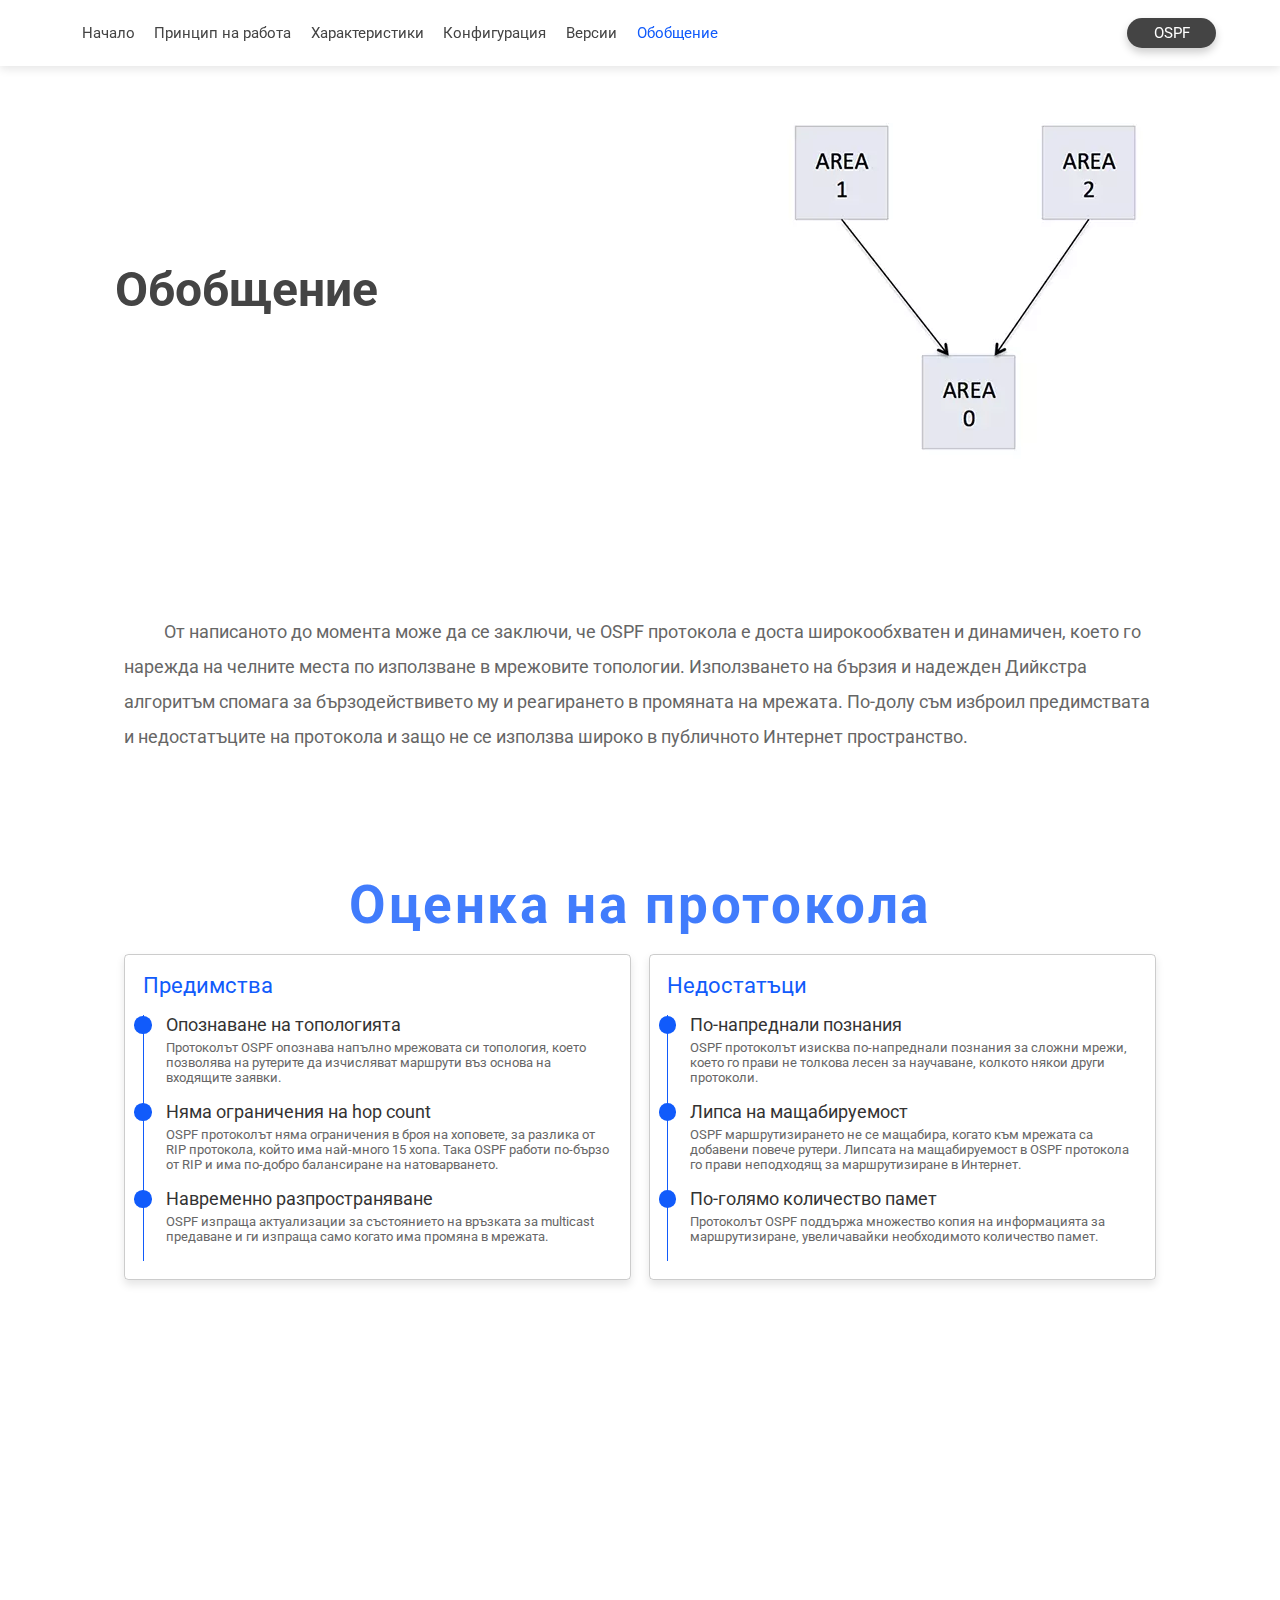
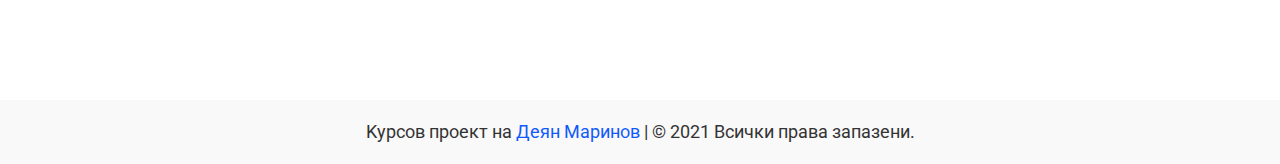
<file: conclusion.html>
<!DOCTYPE html>
<html lang="en">

<head>
    <meta charset="UTF-8">
    <title>OSPF Протокол</title>

    <!-- font awesome cdn link  -->
    <link rel="stylesheet" href="https://cdnjs.cloudflare.com/ajax/libs/font-awesome/5.15.3/css/all.min.css">

    <meta name="viewport" content="width=device-width, initial-scale=1">

    <!-- custom css file link  -->
    <link rel="stylesheet" href="style.css">

    <link rel="shortcut icon" type="image/jpg" href="image/favicon.ico" />

</head>

<body>

    <!-- header section starts  -->

    <header>

        <div id="menu" class="fas fa-bars"></div>

        <nav class="navbar">
            <a href="index.html">Начало</a>
            <a href="working.html">Принцип на работа</a>
            <a href="char.html">Характеристики</a>
            <a href="config.html">Конфигурация</a>
            <a href="versions.html">Версии</a>
            <a class="active" href="conclusion.html">Обобщение</a>
        </nav>

        <a href="index.html" class="btn">OSPF</a>

        <div class="scroll-bar"></div>

    </header>

    <section class="home" id="working">

        <h3 class="name">Обобщение</h3>

        <div class="content">
            <img src="image/ospf-protocol-backbone-area-routing.webp" />
        </div>

    </section>

    <section class="main" id="main" style="min-height: 0;">

        <div class="row">

            <div class="content">
                <div class="box-container">

                    <p>От написаното до момента може да се заключи, че OSPF протокола е доста широкообхватен и
                        динамичен, което го нарежда на челните места по използване в мрежовите топологии. Използването
                        на бързия и надежден Дийкстра алгоритъм спомага за бързодействивето му и реагирането в промяната
                        на мрежата. По-долу съм изброил предимствата и недостатъците на протокола и защо не се използва
                        широко в публичното Интернет пространство.</p>


                </div>

            </div>
    </section>

    <section class="education" id="education">

        <h1 class="heading">Оценка на протокола</h1>

        <div class="row">

            <div class="column">

                <h3 class="title">Предимства</h3>

                <div class="box">
                    <h3>Опознаване на топологията</h3>
                    <p>Протоколът OSPF опознава напълно мрежовата си топология, което позволява на рутерите да
                        изчисляват маршрути въз основа на входящите заявки.</p>
                </div>
                <div class="box">
                    <h3>Няма ограничения на hop count</h3>
                    <p>OSPF протоколът няма ограничения в броя на хоповете, за разлика от RIP протокола, който има
                        най-много 15 хопа. Така OSPF работи по-бързо от RIP и има по-добро балансиране на натоварването.
                    </p>
                </div>
                <div class="box">
                    <h3>Навременно разпространяване</h3>
                    <p>OSPF изпраща актуализации за състоянието на връзката за multicast предаване и ги изпраща само
                        когато има промяна в мрежата.</p>
                </div>

            </div>

            <div class="column">

                <h3 class="title">Недостатъци</h3>

                <div class="box">
                    <h3>По-напреднали познания</h3>
                    <p>OSPF протоколът изисква по-напреднали познания за сложни мрежи, което го прави не толкова лесен
                        за научаване, колкото някои други протоколи.</p>
                </div>
                <div class="box">
                    <h3>Липса на мащабируемост</h3>
                    <p>OSPF маршрутизирането не се мащабира, когато към мрежата са добавени повече рутери. Липсата на
                        мащабируемост в OSPF протокола го прави неподходящ за маршрутизиране в Интернет.</p>
                </div>
                <div class="box">
                    <h3>По-голямо количество памет</h3>
                    <p>Протоколът OSPF поддържа множество копия на информацията за маршрутизиране, увеличавайки
                        необходимото количество памет.</p>
                </div>

            </div>

        </div>

    </section>

    <div class="footer"> Kурсов проект на <a href="http://deyanm.com/">Деян Маринов</a> | &copy; 2021 Всички права
        запазени.</div>

    <!-- custom js file link  -->
    <script src="script.js"></script>


</body>

</html>
</file>
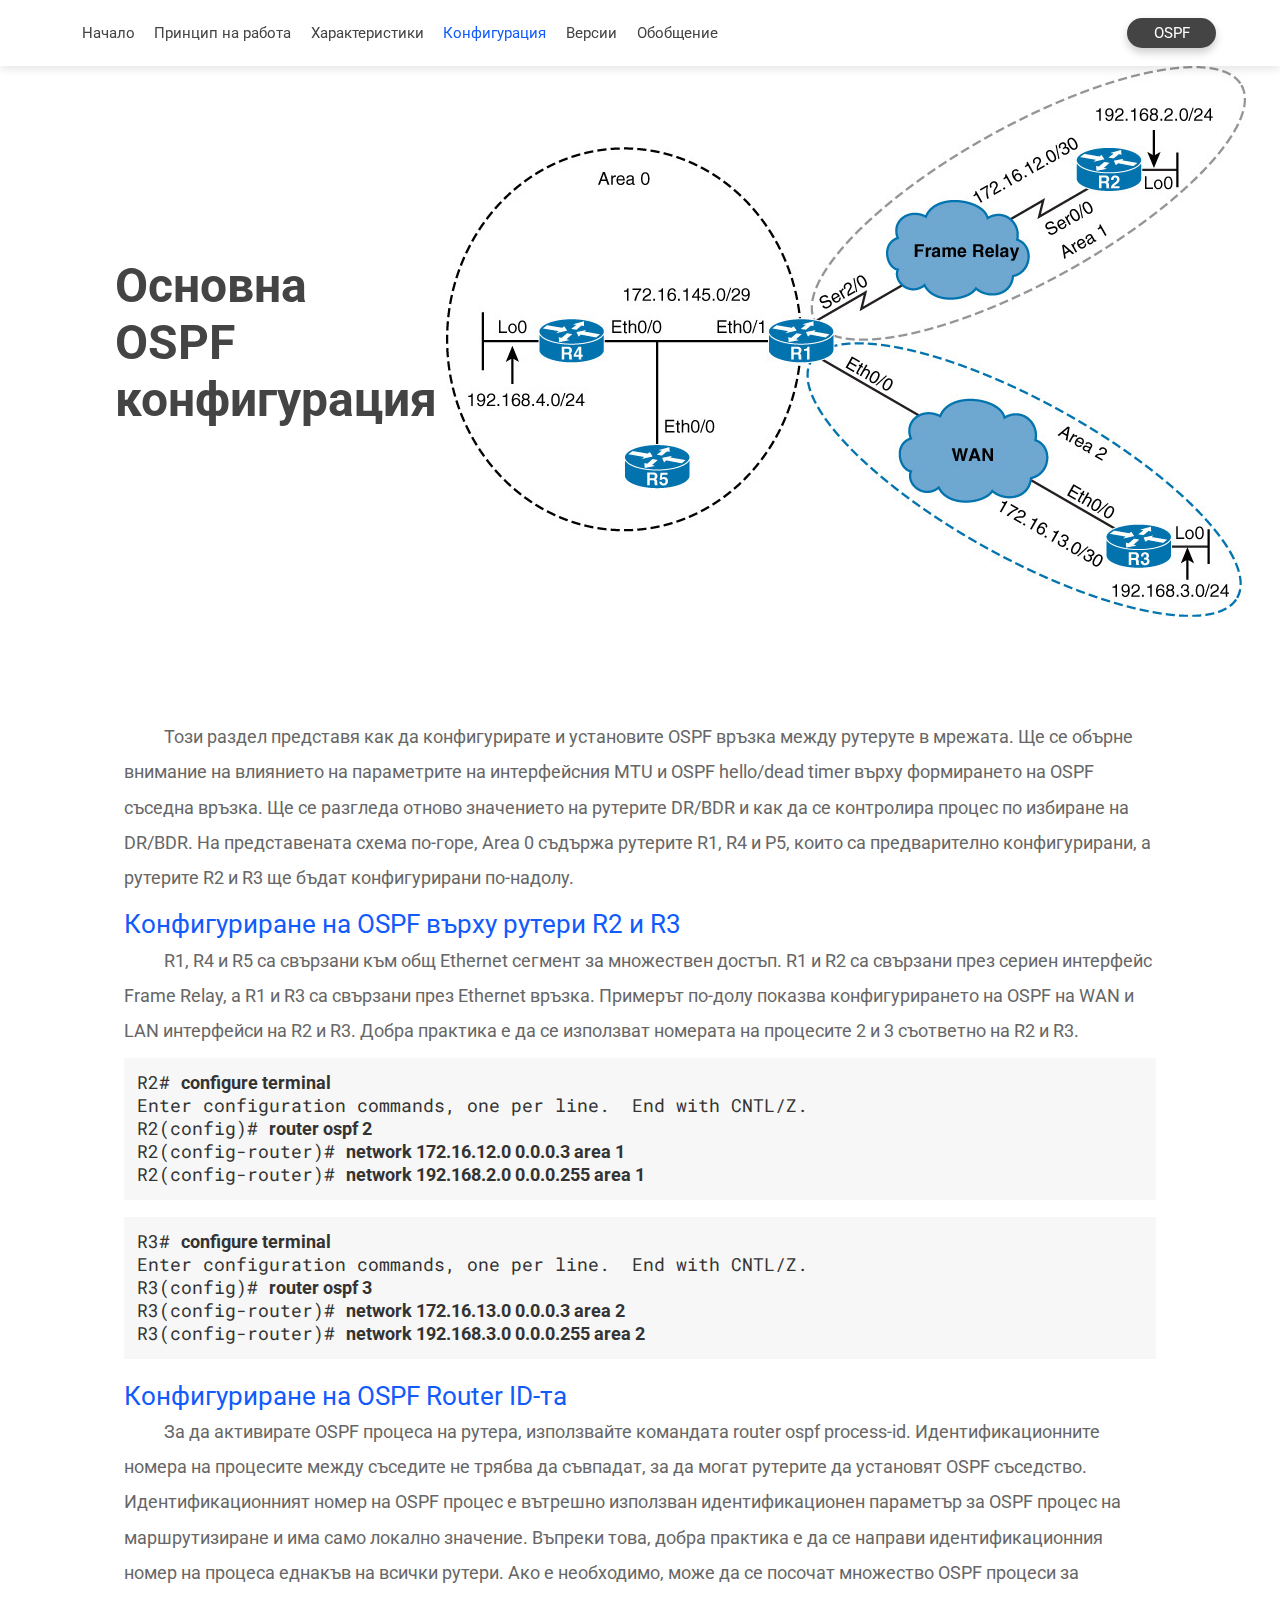
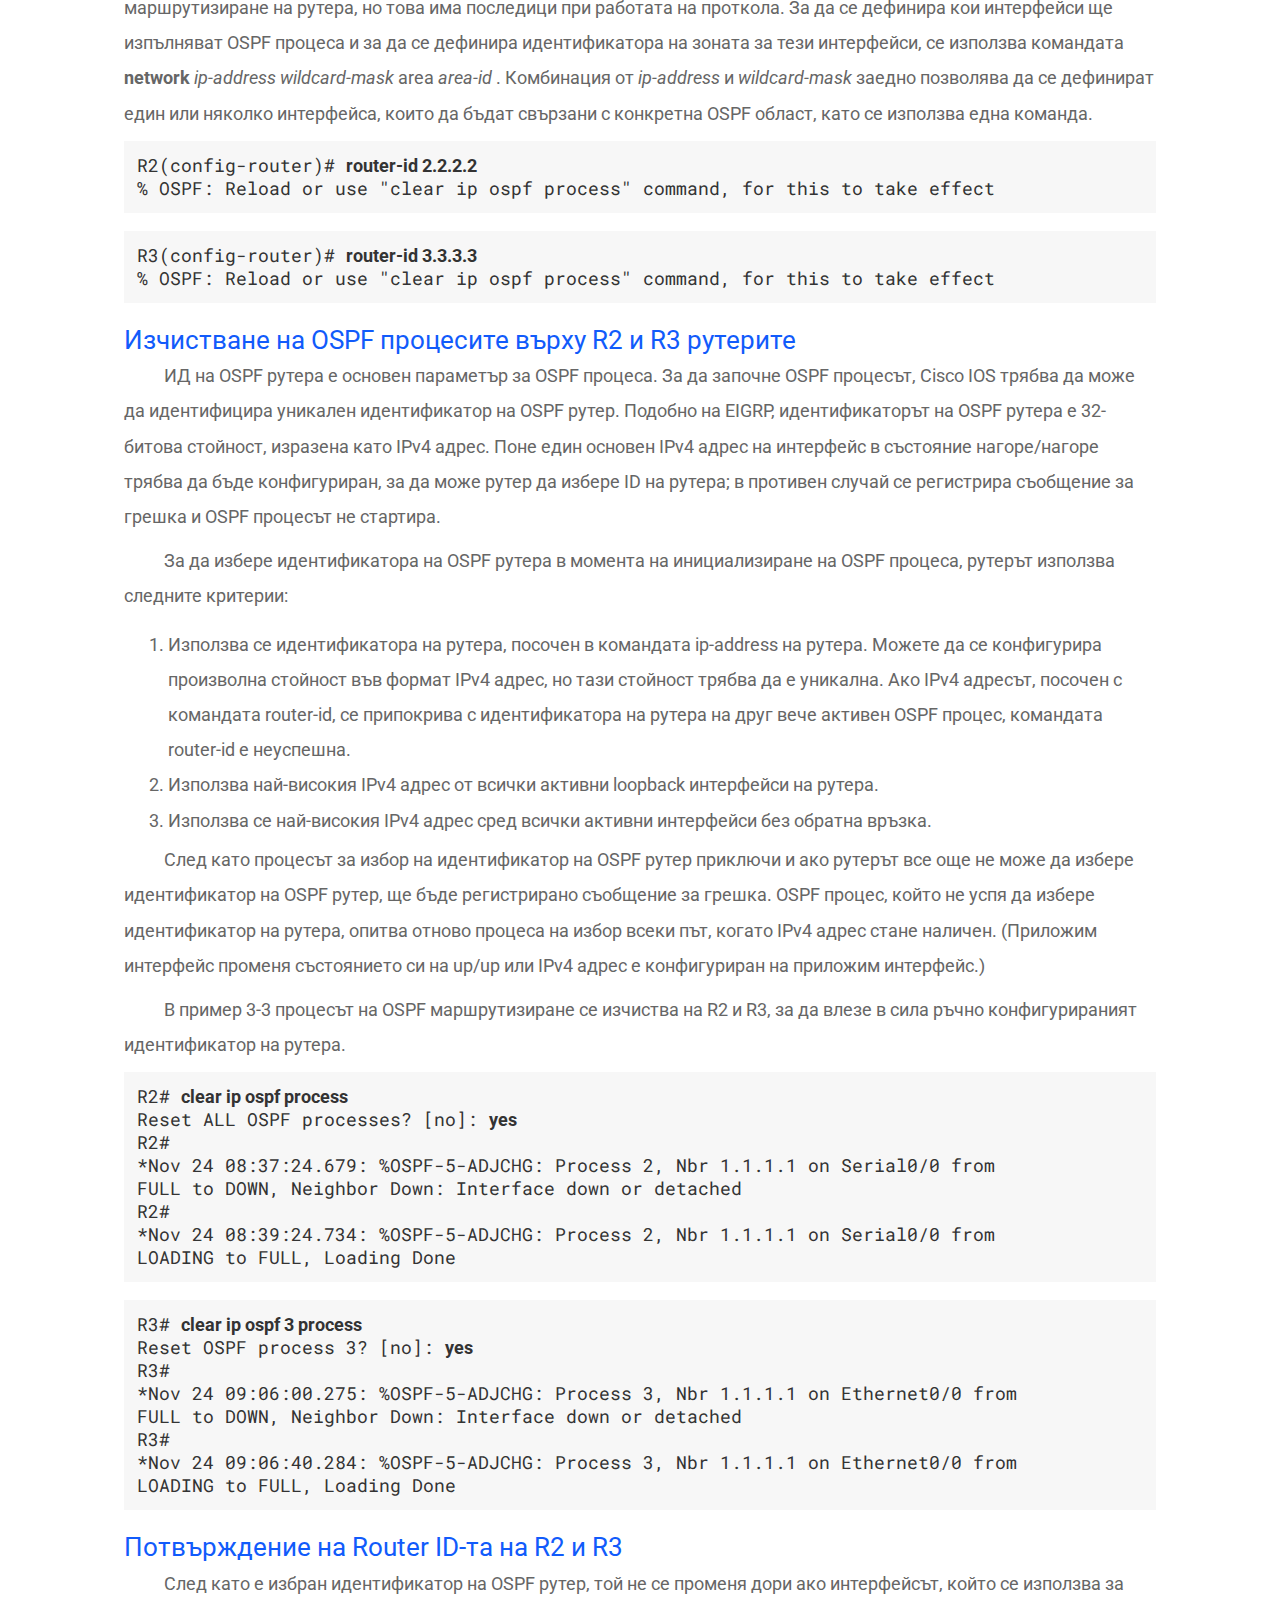
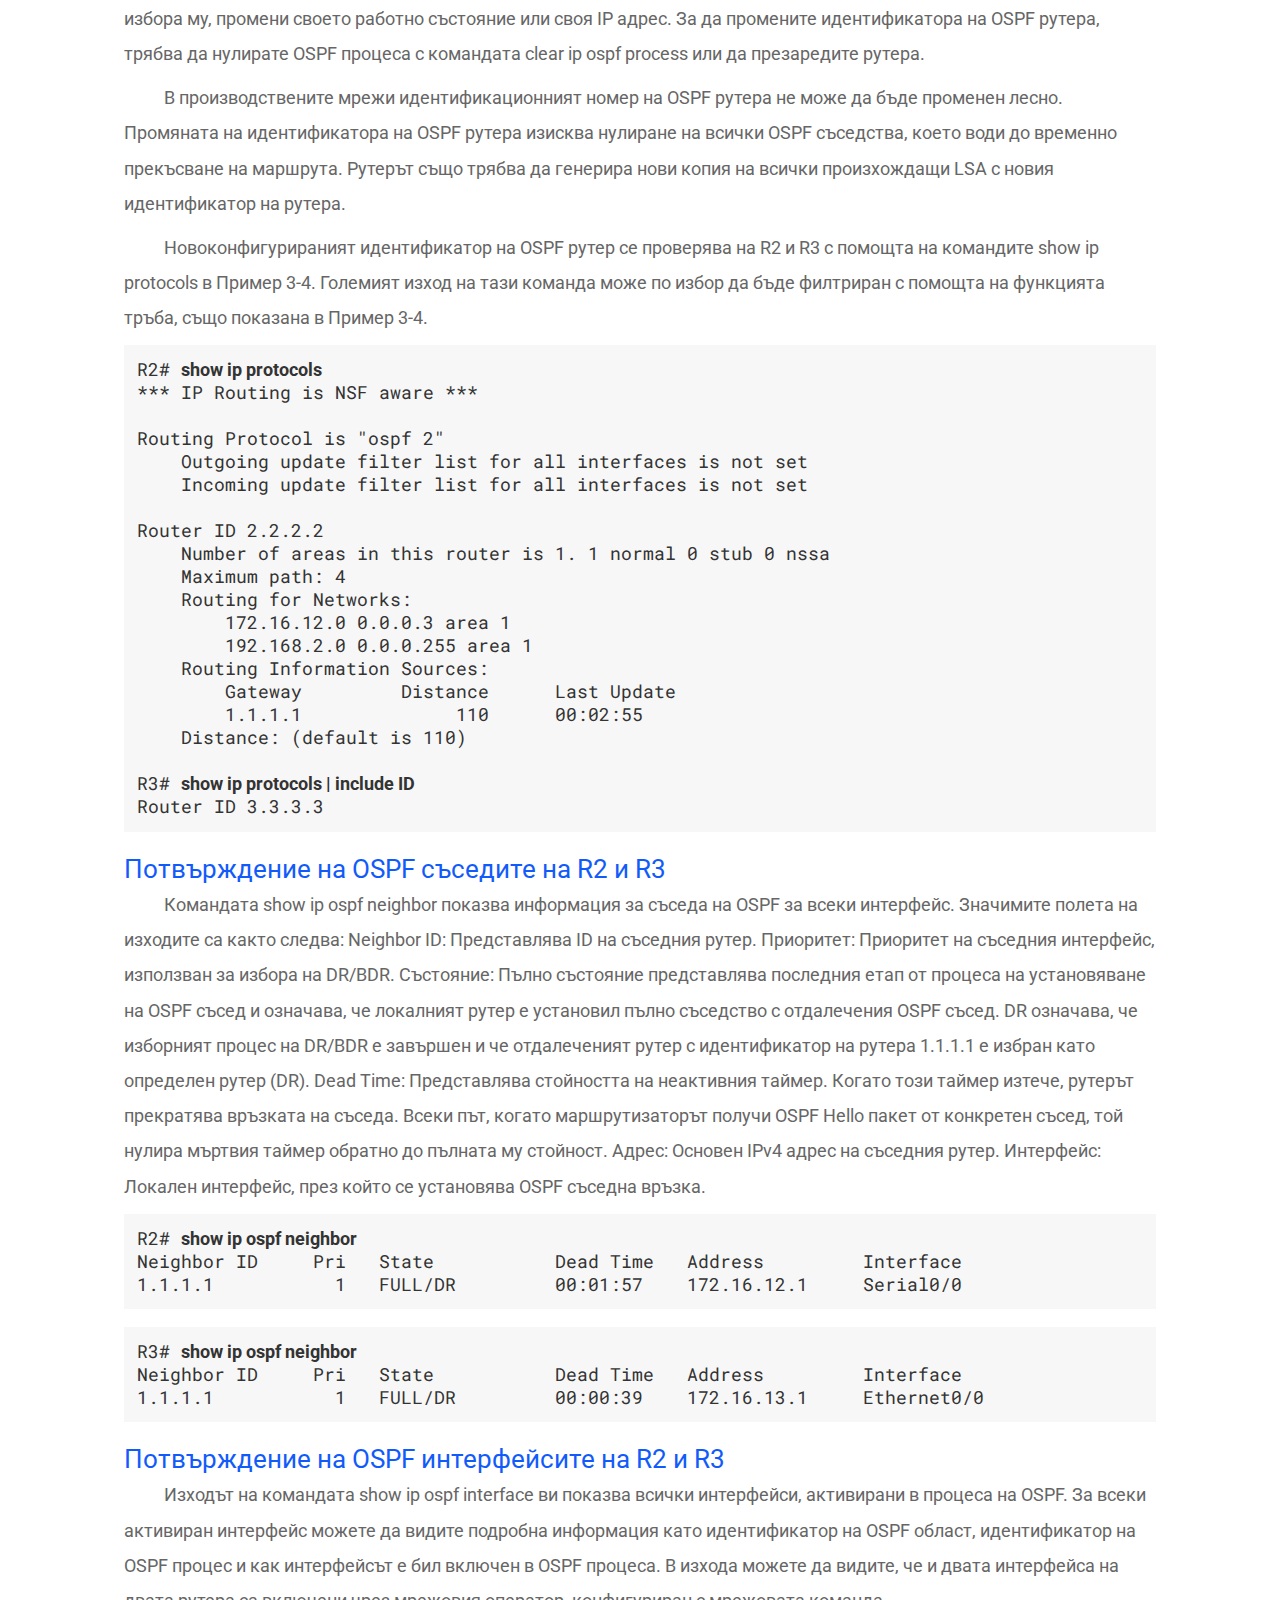
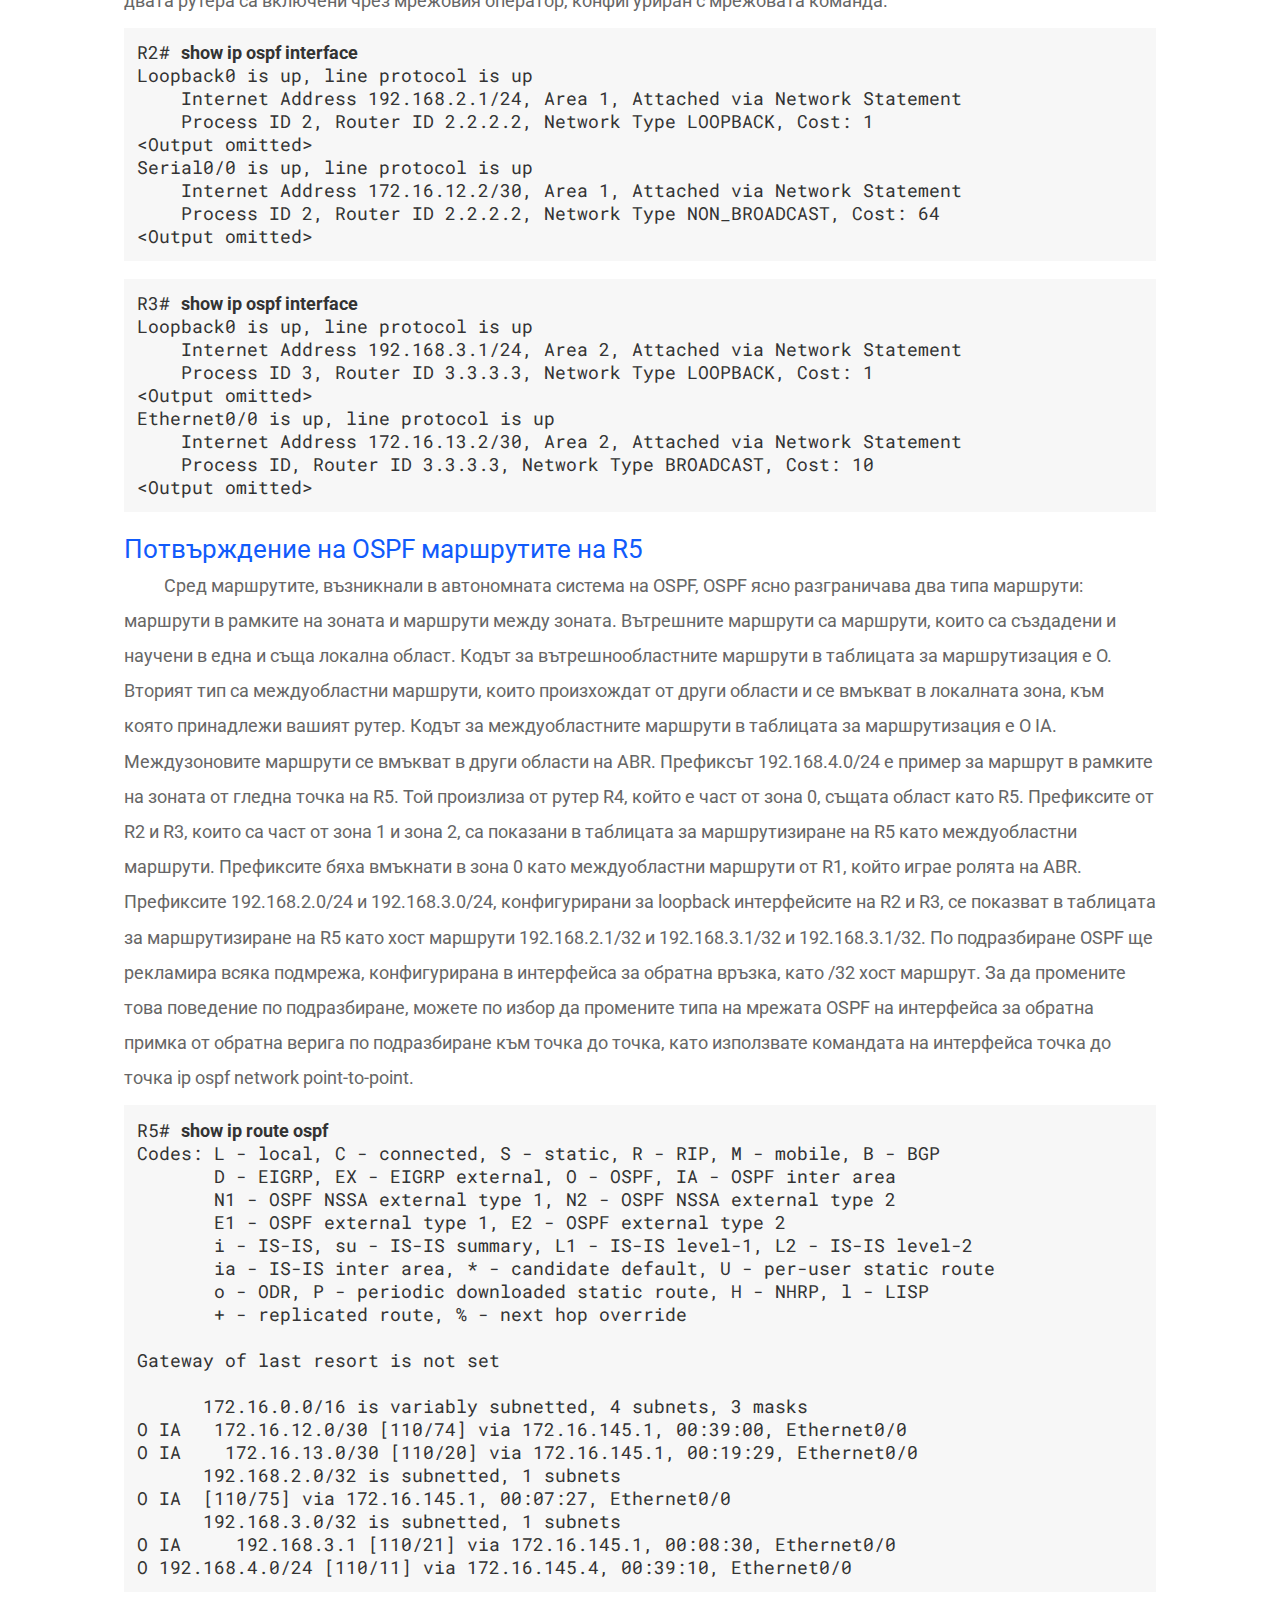
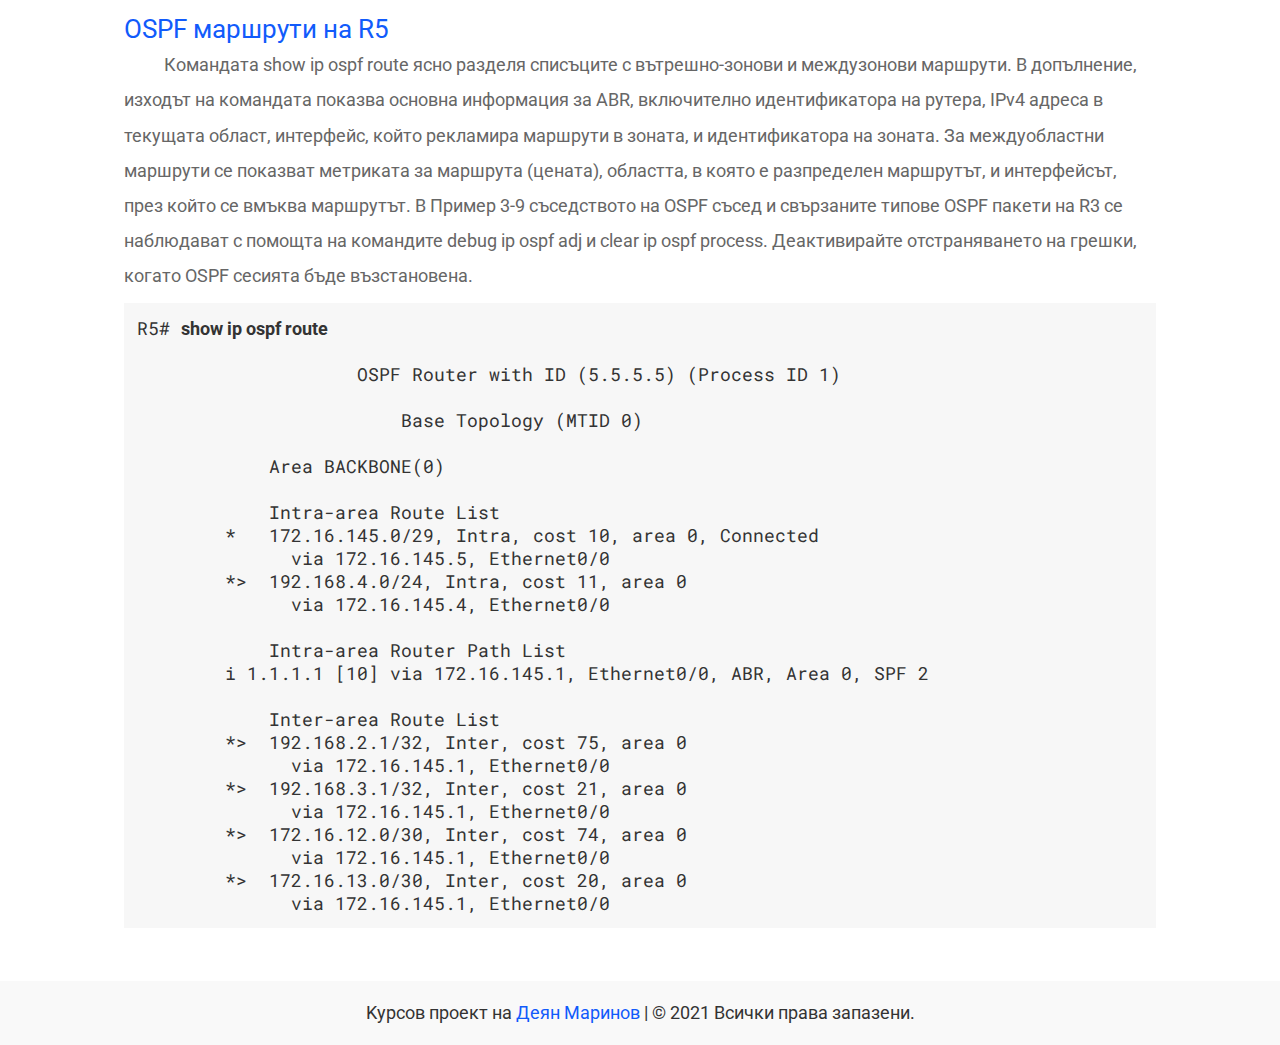
<file: config.html>
<!DOCTYPE html>
<html lang="en">

<head>
    <meta charset="UTF-8">
    <title>OSPF Протокол</title>

    <!-- font awesome cdn link  -->
    <link rel="stylesheet" href="https://cdnjs.cloudflare.com/ajax/libs/font-awesome/5.15.3/css/all.min.css">

    <meta name="viewport" content="width=device-width, initial-scale=1">

    <!-- custom css file link  -->
    <link rel="stylesheet" href="style.css">

    <link rel="shortcut icon" type="image/jpg" href="image/favicon.ico" />

</head>

<body>

    <!-- header section starts  -->

    <header>

        <div id="menu" class="fas fa-bars"></div>

        <nav class="navbar">
            <a href="index.html">Начало</a>
            <a href="working.html">Принцип на работа</a>
            <a href="char.html">Характеристики</a>
            <a class="active" href="config.html">Конфигурация</a>
            <a href="versions.html">Версии</a>
            <a href="conclusion.html">Обобщение</a>
        </nav>

        <a href="index.html" class="btn">OSPF</a>

        <div class="scroll-bar"></div>

    </header>

    <!-- header section ends -->

    <!-- home section starts  -->

    <section class="home" id="working">

        <h3 class="name">Основна OSPF конфигурация</h3>

        <div class="content">
            <img src="image/config-1.jpeg" />
        </div>

    </section>

    <!-- home section ends -->

    <!-- main section starts  -->

    <section class="main" id="main">

        <div class="row">

            <div class="content">

                <p>Този раздел представя как да конфигурирате и установите OSPF връзка между рутеруте в мрежата. Ще се
                    обърне внимание
                    на влиянието на параметрите на интерфейсния MTU и OSPF hello/dead timer върху формирането
                    на OSPF съседна връзка.
                    Ще се разгледа отново значението на рутерите DR/BDR и как да се контролира процес по избиране на
                    DR/BDR. На представената схема по-горе, Area 0 съдържа рутерите R1, R4 и Р5, които са предварително
                    конфигурирани, а рутерите R2 и R3 ще бъдат конфигурирани по-надолу.</p>

                <h3 class="title">
                    Конфигуриране на OSPF върху рутери R2 и R3
                </h3>
                <p>
                    R1, R4 и R5 са свързани към общ Ethernet сегмент за множествен достъп. R1 и R2 са свързани през
                    сериен интерфейс Frame Relay, а R1 и R3 са свързани през Ethernet връзка.

                    Примерът по-долу показва конфигурирането на OSPF на WAN и LAN интерфейси на R2 и R3. Добра практика е да се използват номерата
                    на процесите 2 и 3 съответно на R2 и R3.
                </p>

                <pre>R2# <strong>configure terminal</strong>
Enter configuration commands, one per line.  End with CNTL/Z.
R2(config)# <strong>router ospf 2</strong>
R2(config-router)# <strong>network 172.16.12.0 0.0.0.3 area 1</strong>
R2(config-router)# <strong>network 192.168.2.0 0.0.0.255 area 1</strong></pre>
                <pre>R3# <strong>configure terminal</strong>
Enter configuration commands, one per line.  End with CNTL/Z.
R3(config)# <strong>router ospf 3</strong>
R3(config-router)# <strong>network 172.16.13.0 0.0.0.3 area 2</strong>
R3(config-router)# <strong>network 192.168.3.0 0.0.0.255 area 2</strong></pre>
                <h3 class="title">
                    Конфигуриране на OSPF Router ID-та
                </h3>
                <p>За да активирате OSPF процеса на рутера, използвайте командата router ospf process-id.
                    Идентификационните
                    номера на процесите между съседите не трябва да съвпадат, за да могат рутерите да установят OSPF
                    съседство. Идентификационният номер на OSPF процес е вътрешно използван идентификационен параметър
                    за
                    OSPF процес на маршрутизиране и има само локално значение. Въпреки това, добра практика е да
                    се направи
                    идентификационния номер на процеса еднакъв на всички рутери. Ако е необходимо, може да се посочат
                    множество OSPF процеси за маршрутизиране на рутера, но това има последици при работата на проткола.
                    За да се дефинира кои интерфейси ще изпълняват OSPF процеса и за да се дефинира идентификатора на
                    зоната
                    за тези интерфейси, се използва командата <strong>network </strong><em>ip-address wildcard-mask</em> area <em>area-id</em> .
                    Комбинация от <em>ip-address</em> и <em>wildcard-mask</em> заедно позволява да се дефинират един или няколко
                    интерфейса,
                    които да бъдат свързани с конкретна OSPF област, като се използва една команда.</p>
                <pre>R2(config-router)# <strong>router-id 2.2.2.2</strong>
% OSPF: Reload or use "clear ip ospf process" command, for this to take effect</pre>
                <pre>R3(config-router)# <strong>router-id 3.3.3.3</strong>
% OSPF: Reload or use "clear ip ospf process" command, for this to take effect</pre>
                <h3 class="title">
                    Изчистване на OSPF процесите върху R2 и R3 рутерите
                </h3>
                <p>ИД на OSPF рутера е основен параметър за OSPF процеса. За да започне OSPF процесът, Cisco IOS трябва
                    да може да идентифицира уникален идентификатор на OSPF рутер. Подобно на EIGRP, идентификаторът на
                    OSPF рутера е 32-битова стойност, изразена като IPv4 адрес. Поне един основен IPv4 адрес на
                    интерфейс в състояние нагоре/нагоре трябва да бъде конфигуриран, за да може рутер да избере ID на
                    рутера; в противен случай се регистрира съобщение за грешка и OSPF процесът не стартира.</p>
                <p>За да избере идентификатора на OSPF рутера в момента на инициализиране на OSPF процеса, рутерът
                    използва следните критерии:</p>
                <ol>
                    <li>Използва се идентификатора на рутера, посочен в командата ip-address на рутера. Можете да се
                        конфигурира произволна стойност във формат IPv4 адрес, но тази стойност трябва да е уникална.
                        Ако IPv4 адресът, посочен с командата router-id, се припокрива с идентификатора на рутера на
                        друг вече активен OSPF процес, командата router-id е неуспешна.</li>
                    <li>Използва най-високия IPv4 адрес от всички активни loopback интерфейси на рутера.</li>
                    <li>Използва се най-високия IPv4 адрес сред всички активни интерфейси без обратна връзка.</li>
                </ol>
                <p>След като процесът за избор на идентификатор на OSPF рутер приключи и ако рутерът все още не може да
                    избере идентификатор на OSPF рутер, ще бъде регистрирано съобщение за грешка. OSPF процес, който не
                    успя да избере идентификатор на рутера, опитва отново процеса на избор всеки път, когато IPv4 адрес
                    стане наличен. (Приложим интерфейс променя състоянието си на up/up или IPv4 адрес е конфигуриран на
                    приложим интерфейс.)</p>
                <p>В пример 3-3 процесът на OSPF маршрутизиране се изчиства на R2 и R3, за да влезе в сила ръчно
                    конфигурираният идентификатор на рутера.</p>
                <pre>R2# <strong>clear ip ospf process</strong>
Reset ALL OSPF processes? [no]: <strong>yes</strong>
R2#
*Nov 24 08:37:24.679: %OSPF-5-ADJCHG: Process 2, Nbr 1.1.1.1 on Serial0/0 from
FULL to DOWN, Neighbor Down: Interface down or detached
R2#
*Nov 24 08:39:24.734: %OSPF-5-ADJCHG: Process 2, Nbr 1.1.1.1 on Serial0/0 from
LOADING to FULL, Loading Done</pre>
                <pre>R3# <strong>clear ip ospf 3 process</strong>
Reset OSPF process 3? [no]: <strong>yes</strong>
R3#
*Nov 24 09:06:00.275: %OSPF-5-ADJCHG: Process 3, Nbr 1.1.1.1 on Ethernet0/0 from
FULL to DOWN, Neighbor Down: Interface down or detached
R3#
*Nov 24 09:06:40.284: %OSPF-5-ADJCHG: Process 3, Nbr 1.1.1.1 on Ethernet0/0 from
LOADING to FULL, Loading Done</pre>
                <h3 class="title">Потвърждение на Router ID-та на R2 и R3</h3>
                <p>След като е избран идентификатор на OSPF рутер, той не се променя дори ако интерфейсът, който се
                    използва за избора му, промени своето работно състояние или своя IP адрес. За да промените
                    идентификатора на OSPF рутера, трябва да нулирате OSPF процеса с командата clear ip ospf process или
                    да презаредите рутера.</p>
                <p>В производствените мрежи идентификационният номер на OSPF рутера не може да бъде променен лесно.
                    Промяната на идентификатора на OSPF рутера изисква нулиране на всички OSPF съседства, което води до
                    временно прекъсване на маршрута. Рутерът също трябва да генерира нови копия на всички произхождащи
                    LSA с новия идентификатор на рутера.</p>
                <p>Новоконфигурираният идентификатор на OSPF рутер се проверява на R2 и R3 с помощта на командите show
                    ip
                    protocols в Пример 3-4. Големият изход на тази команда може по избор да бъде филтриран с помощта на
                    функцията тръба, също показана в Пример 3-4.</p>
                <pre>R2# <strong>show ip protocols</strong>
*** IP Routing is NSF aware ***
                    
Routing Protocol is "ospf 2"
    Outgoing update filter list for all interfaces is not set
    Incoming update filter list for all interfaces is not set
                      
Router ID 2.2.2.2
    Number of areas in this router is 1. 1 normal 0 stub 0 nssa
    Maximum path: 4
    Routing for Networks:
        172.16.12.0 0.0.0.3 area 1
        192.168.2.0 0.0.0.255 area 1
    Routing Information Sources:
        Gateway         Distance      Last Update
        1.1.1.1              110      00:02:55
    Distance: (default is 110)
                    
R3# <strong>show ip protocols | include ID</strong>
Router ID 3.3.3.3</pre>
                <h3 class="title">Потвърждение на OSPF съседите на R2 и R3</h3>
                <p>
                    Командата show ip ospf neighbor показва информация за съседа на OSPF за всеки интерфейс. Значимите
                    полета на изходите са както следва:

                    Neighbor ID: Представлява ID на съседния рутер.
                    Приоритет: Приоритет на съседния интерфейс, използван за избора на DR/BDR.
                    Състояние: Пълно състояние представлява последния етап от процеса на установяване на OSPF съсед и
                    означава, че локалният рутер е установил пълно съседство с отдалечения OSPF съсед. DR означава, че
                    изборният процес на DR/BDR е завършен и че отдалеченият рутер с идентификатор на рутера 1.1.1.1 е
                    избран като определен рутер (DR).
                    Dead Time: Представлява стойността на неактивния таймер. Когато този таймер изтече, рутерът
                    прекратява връзката на съседа. Всеки път, когато маршрутизаторът получи OSPF Hello пакет от
                    конкретен съсед, той нулира мъртвия таймер обратно до пълната му стойност.
                    Адрес: Основен IPv4 адрес на съседния рутер.
                    Интерфейс: Локален интерфейс, през който се установява OSPF съседна връзка.
                </p>
                <pre>R2# <strong>show ip ospf neighbor</strong>
Neighbor ID     Pri   State           Dead Time   Address         Interface
1.1.1.1           1   FULL/DR         00:01:57    172.16.12.1     Serial0/0</pre>
                <pre>R3# <strong>show ip ospf neighbor</strong>
Neighbor ID     Pri   State           Dead Time   Address         Interface
1.1.1.1           1   FULL/DR         00:00:39    172.16.13.1     Ethernet0/0</pre>
                <h3 class="title">Потвърждение на OSPF интерфейсите на R2 и R3</h3>
                <p>
                    Изходът на командата show ip ospf interface ви показва всички интерфейси, активирани в процеса на
                    OSPF. За всеки активиран интерфейс можете да видите подробна информация като идентификатор на OSPF
                    област, идентификатор на OSPF процес и как интерфейсът е бил включен в OSPF процеса. В изхода можете
                    да видите, че и двата интерфейса на двата рутера са включени чрез мрежовия оператор, конфигуриран с
                    мрежовата команда.
                </p>
                <pre>R2# <strong>show ip ospf interface</strong>
Loopback0 is up, line protocol is up
    Internet Address 192.168.2.1/24, Area 1, Attached via Network Statement
    Process ID 2, Router ID 2.2.2.2, Network Type LOOPBACK, Cost: 1
&lt;Output omitted&gt;
Serial0/0 is up, line protocol is up
    Internet Address 172.16.12.2/30, Area 1, Attached via Network Statement
    Process ID 2, Router ID 2.2.2.2, Network Type NON_BROADCAST, Cost: 64
&lt;Output omitted&gt;</pre>
                <pre>R3# <strong>show ip ospf interface</strong>
Loopback0 is up, line protocol is up
    Internet Address 192.168.3.1/24, Area 2, Attached via Network Statement
    Process ID 3, Router ID 3.3.3.3, Network Type LOOPBACK, Cost: 1
&lt;Output omitted&gt;
Ethernet0/0 is up, line protocol is up
    Internet Address 172.16.13.2/30, Area 2, Attached via Network Statement
    Process ID, Router ID 3.3.3.3, Network Type BROADCAST, Cost: 10
&lt;Output omitted&gt;</pre>
                <h3 class="title">Потвърждение на OSPF маршрутите на R5</h3>
                <p>
                    Сред маршрутите, възникнали в автономната система на OSPF, OSPF ясно разграничава два типа маршрути:
                    маршрути в рамките на зоната и маршрути между зоната. Вътрешните маршрути са маршрути, които са
                    създадени и научени в една и съща локална област. Кодът за вътрешнообластните маршрути в таблицата
                    за маршрутизация е O. Вторият тип са междуобластни маршрути, които произхождат от други области и се
                    вмъкват в локалната зона, към която принадлежи вашият рутер. Кодът за междуобластните маршрути в
                    таблицата за маршрутизация е O IA. Междузоновите маршрути се вмъкват в други области на ABR.

                    Префиксът 192.168.4.0/24 е пример за маршрут в рамките на зоната от гледна точка на R5. Той
                    произлиза от рутер R4, който е част от зона 0, същата област като R5.

                    Префиксите от R2 и R3, които са част от зона 1 и зона 2, са показани в таблицата за маршрутизиране
                    на R5 като междуобластни маршрути. Префиксите бяха вмъкнати в зона 0 като междуобластни маршрути от
                    R1, който играе ролята на ABR.

                    Префиксите 192.168.2.0/24 и 192.168.3.0/24, конфигурирани за loopback интерфейсите на R2 и R3, се
                    показват в таблицата за маршрутизиране на R5 като хост маршрути 192.168.2.1/32 и 192.168.3.1/32 и
                    192.168.3.1/32. По подразбиране OSPF ще рекламира всяка подмрежа, конфигурирана в интерфейса за
                    обратна връзка, като /32 хост маршрут. За да промените това поведение по подразбиране, можете по
                    избор да промените типа на мрежата OSPF на интерфейса за обратна примка от обратна верига по
                    подразбиране към точка до точка, като използвате командата на интерфейса точка до точка ip ospf
                    network point-to-point.
                </p>
                <pre>R5# <strong>show ip route ospf</strong>
Codes: L - local, C - connected, S - static, R - RIP, M - mobile, B - BGP
       D - EIGRP, EX - EIGRP external, O - OSPF, IA - OSPF inter area
       N1 - OSPF NSSA external type 1, N2 - OSPF NSSA external type 2
       E1 - OSPF external type 1, E2 - OSPF external type 2
       i - IS-IS, su - IS-IS summary, L1 - IS-IS level-1, L2 - IS-IS level-2
       ia - IS-IS inter area, * - candidate default, U - per-user static route
       o - ODR, P - periodic downloaded static route, H - NHRP, l - LISP
       + - replicated route, % - next hop override
                    
Gateway of last resort is not set
                    
      172.16.0.0/16 is variably subnetted, 4 subnets, 3 masks
O IA   172.16.12.0/30 [110/74] via 172.16.145.1, 00:39:00, Ethernet0/0
O IA    172.16.13.0/30 [110/20] via 172.16.145.1, 00:19:29, Ethernet0/0
      192.168.2.0/32 is subnetted, 1 subnets
O IA  [110/75] via 172.16.145.1, 00:07:27, Ethernet0/0
      192.168.3.0/32 is subnetted, 1 subnets
O IA     192.168.3.1 [110/21] via 172.16.145.1, 00:08:30, Ethernet0/0
O 192.168.4.0/24 [110/11] via 172.16.145.4, 00:39:10, Ethernet0/0</pre>
                <h3 class="title">OSPF маршрути на R5</h3>
                <p>
                    Командата show ip ospf route ясно разделя списъците с вътрешно-зонови и междузонови маршрути. В
                    допълнение, изходът на командата показва основна информация за ABR, включително идентификатора на
                    рутера, IPv4 адреса в текущата област, интерфейс, който рекламира маршрути в зоната, и
                    идентификатора на зоната.

                    За междуобластни маршрути се показват метриката за маршрута (цената), областта, в която е
                    разпределен маршрутът, и интерфейсът, през който се вмъква маршрутът.

                    В Пример 3-9 съседството на OSPF съсед и свързаните типове OSPF пакети на R3 се наблюдават с помощта
                    на командите debug ip ospf adj и clear ip ospf process. Деактивирайте отстраняването на грешки,
                    когато OSPF сесията бъде възстановена.
                </p>
                <pre>R5# <strong>show ip ospf route</strong>

                    OSPF Router with ID (5.5.5.5) (Process ID 1)
        
                        Base Topology (MTID 0)
        
            Area BACKBONE(0)
        
            Intra-area Route List
        *   172.16.145.0/29, Intra, cost 10, area 0, Connected
              via 172.16.145.5, Ethernet0/0
        *&gt;  192.168.4.0/24, Intra, cost 11, area 0
              via 172.16.145.4, Ethernet0/0
        
            Intra-area Router Path List
        i 1.1.1.1 [10] via 172.16.145.1, Ethernet0/0, ABR, Area 0, SPF 2
        
            Inter-area Route List
        *&gt;  192.168.2.1/32, Inter, cost 75, area 0
              via 172.16.145.1, Ethernet0/0
        *&gt;  192.168.3.1/32, Inter, cost 21, area 0
              via 172.16.145.1, Ethernet0/0
        *&gt;  172.16.12.0/30, Inter, cost 74, area 0
              via 172.16.145.1, Ethernet0/0
        *&gt;  172.16.13.0/30, Inter, cost 20, area 0
              via 172.16.145.1, Ethernet0/0</pre>
            </div>
        </div>

    </section>

    <div class="footer"> Kурсов проект на <a href="http://deyanm.com/">Деян Маринов</a> | &copy; 2021 Всички права
        запазени.</div>

    <!-- custom js file link  -->
    <script src="script.js"></script>


</body>

</html>
</file>
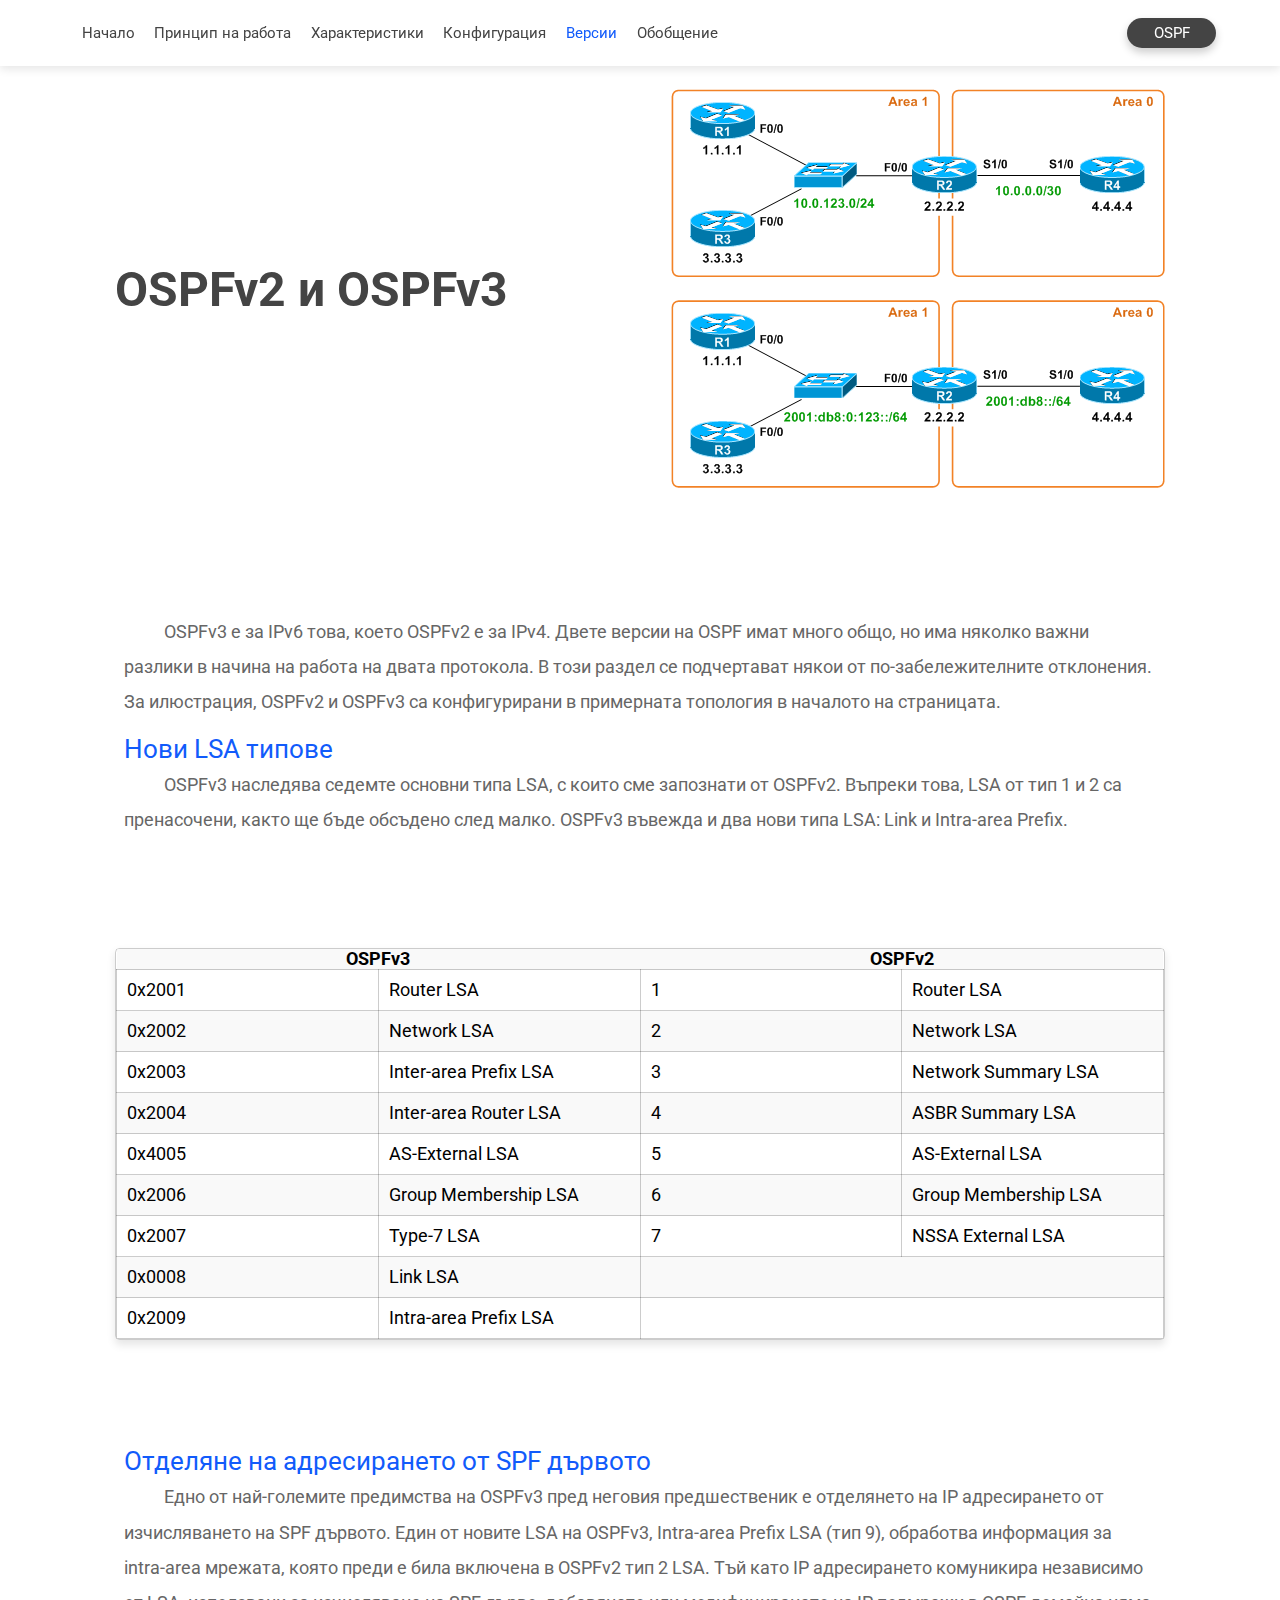
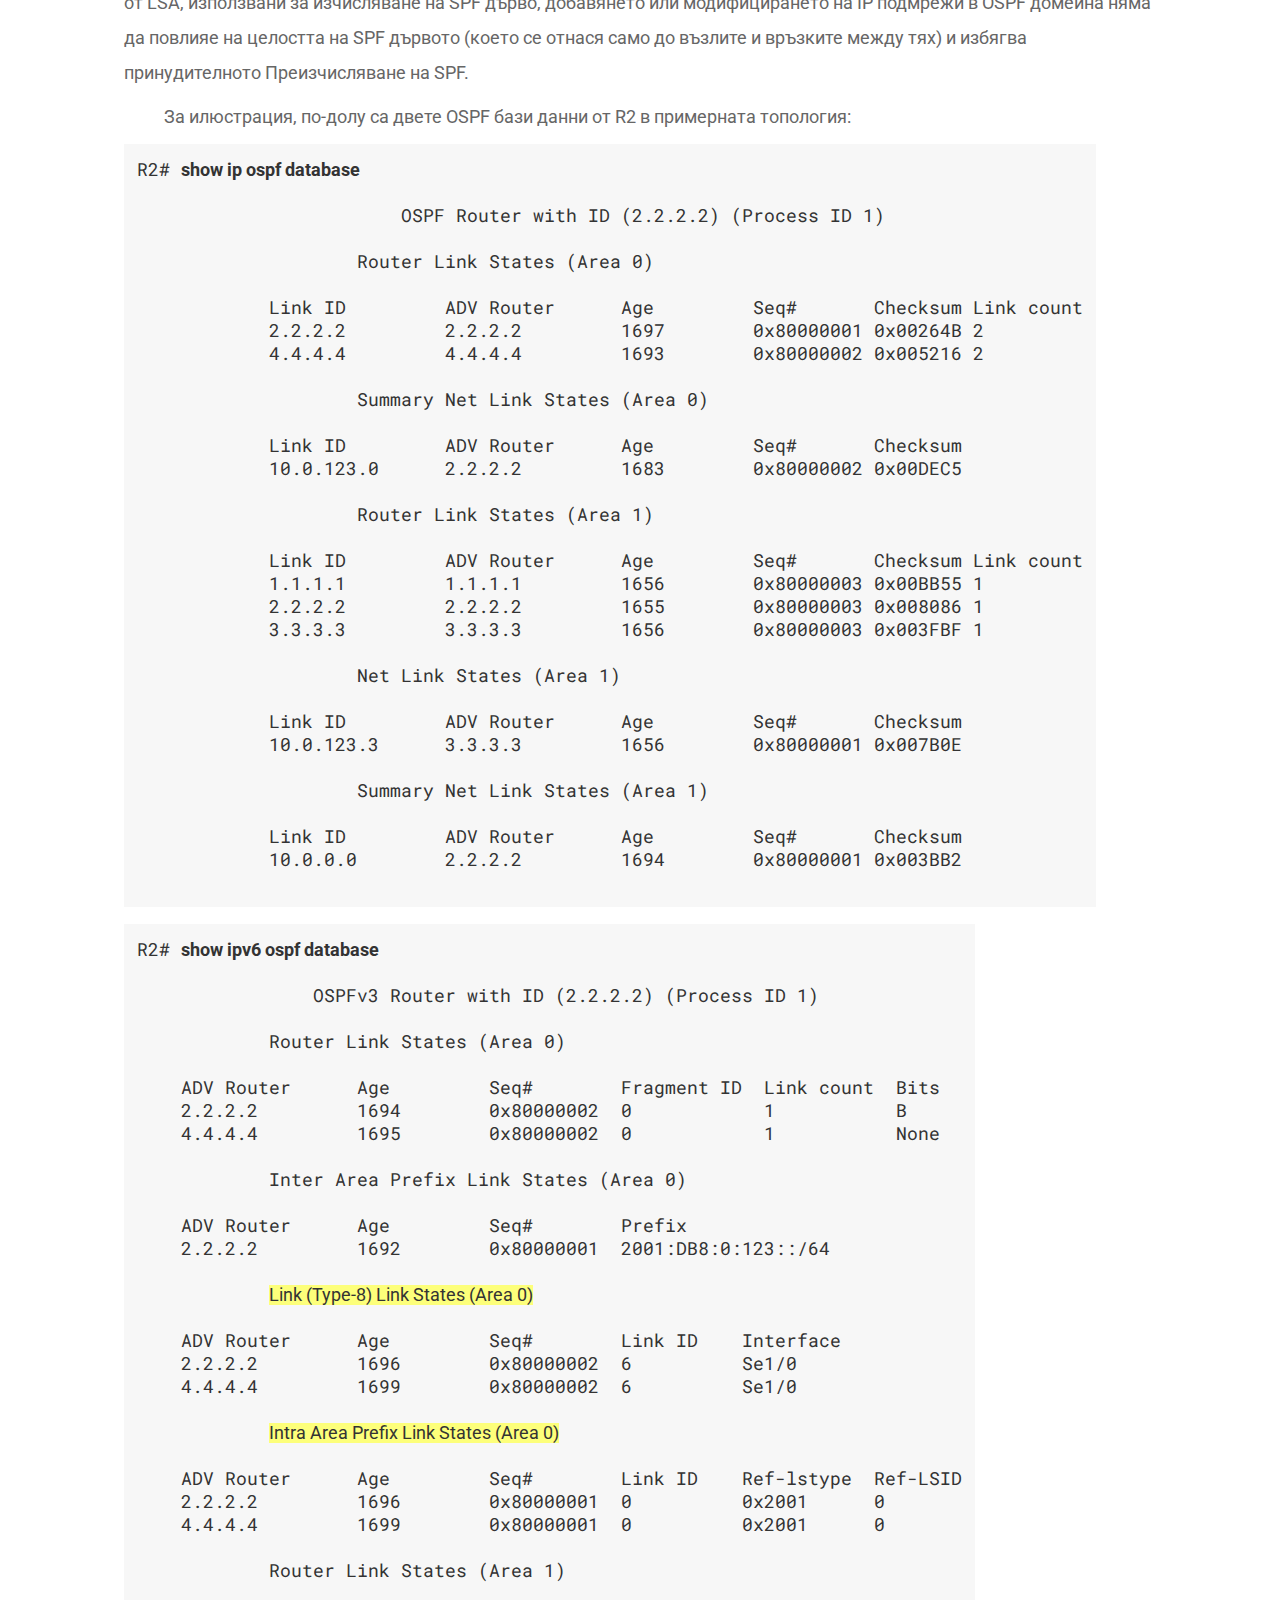
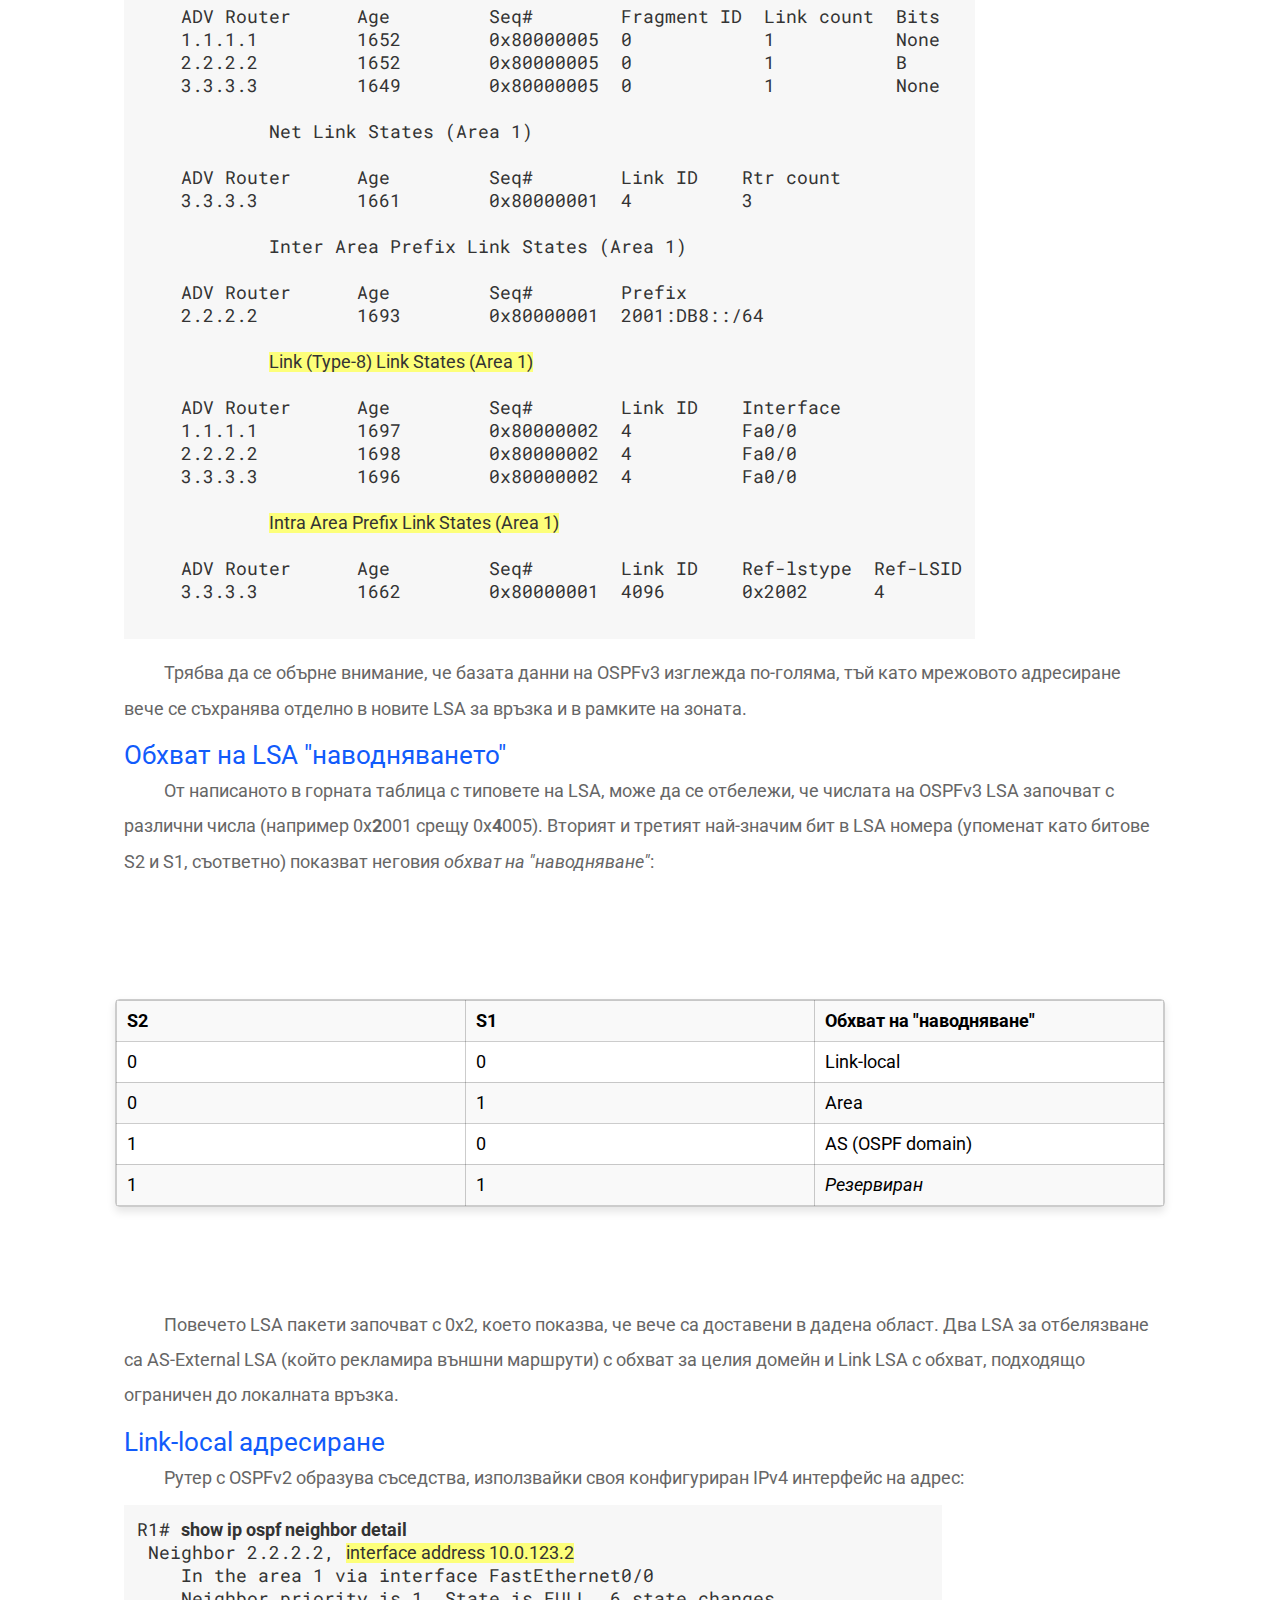
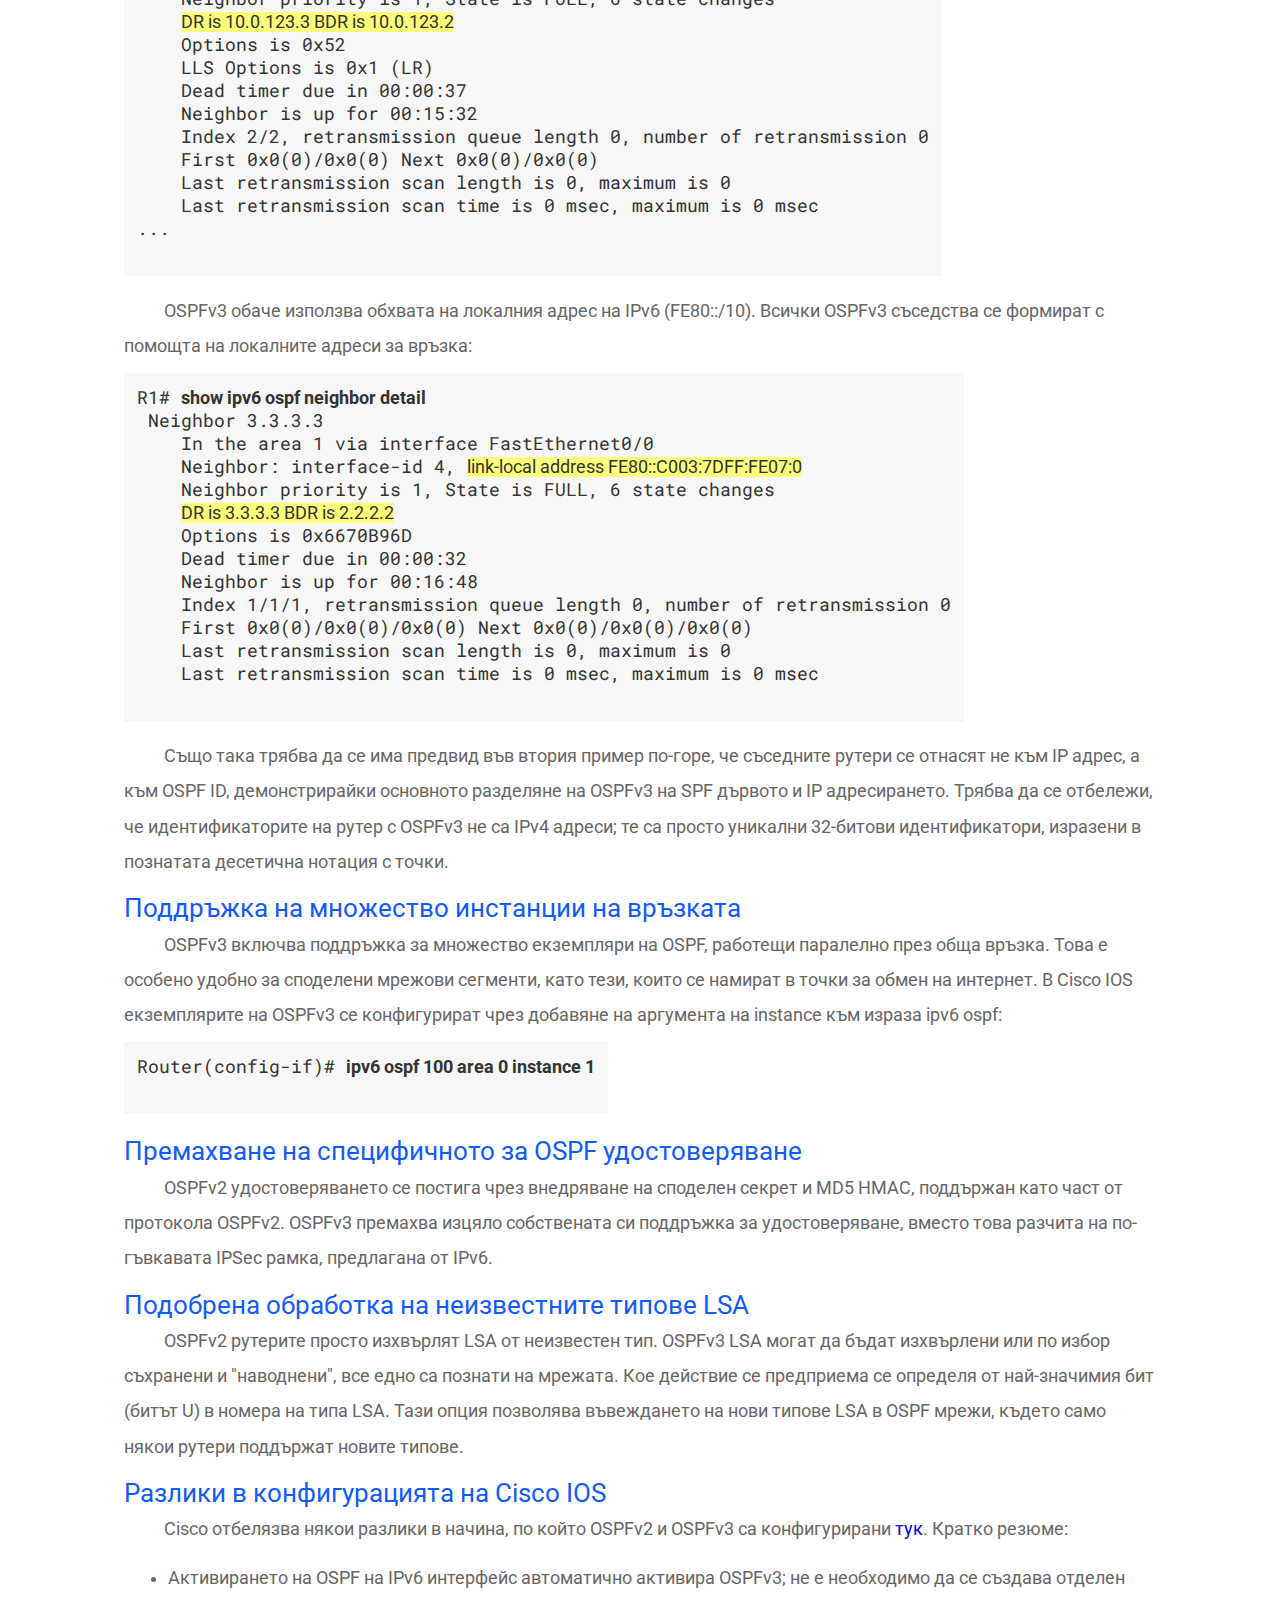
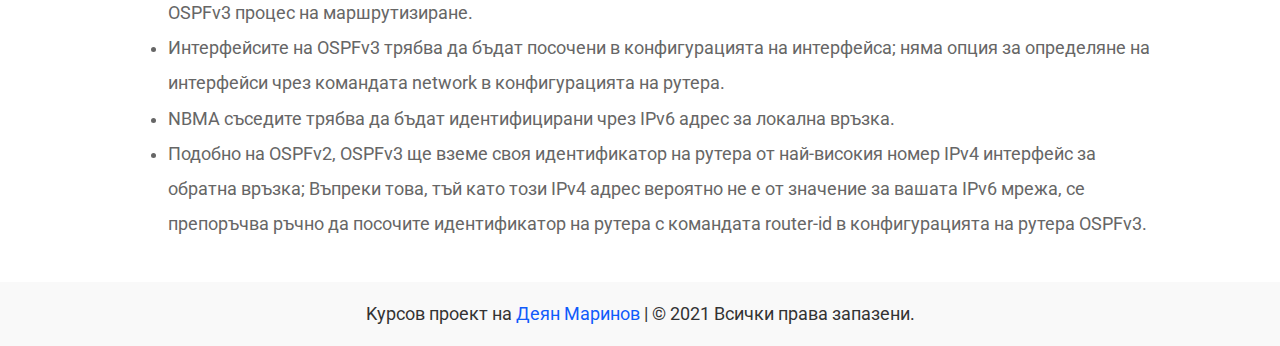
<file: versions.html>
<!DOCTYPE html>
<html lang="en">

<head>
    <meta charset="UTF-8">
    <title>OSPF Протокол</title>

    <!-- font awesome cdn link  -->
    <link rel="stylesheet" href="https://cdnjs.cloudflare.com/ajax/libs/font-awesome/5.15.3/css/all.min.css">

    <meta name="viewport" content="width=device-width, initial-scale=1">

    <!-- custom css file link  -->
    <link rel="stylesheet" href="style.css">

    <link rel="shortcut icon" type="image/jpg" href="image/favicon.ico" />

</head>

<body>

    <!-- header section starts  -->

    <header>

        <div id="menu" class="fas fa-bars"></div>

        <nav class="navbar">
            <a href="index.html">Начало</a>
            <a href="working.html">Принцип на работа</a>
            <a href="char.html">Характеристики</a>
            <a href="config.html">Конфигурация</a>
            <a class="active" href="versions.html">Версии</a>
            <a href="conclusion.html">Обобщение</a>
        </nav>

        <a href="index.html" class="btn">OSPF</a>

        <div class="scroll-bar"></div>

    </header>

    <!-- header section ends -->

    <!-- home section starts  -->

    <section class="home" id="working">

        <h3 class="name">OSPFv2 и OSPFv3</h3>

        <div class="content">
            <img src="image/OSPFv2-OSPFv3.png" />
        </div>

    </section>

    <!-- home section ends -->

    <!-- main section starts  -->

    <section class="main" id="main" style="min-height: 0;">

        <div class="row">

            <div class="content">
                <div class="box-container">

                    <p>OSPFv3 е за IPv6 това, което OSPFv2 е за IPv4. Двете версии на OSPF имат много общо,
                        но има няколко важни разлики в начина на работа на двата протокола. В този раздел се подчертават
                        някои от по-забележителните отклонения. За илюстрация, OSPFv2 и OSPFv3 са конфигурирани в
                        примерната топология в началото на страницата.</p>

                    <h3 class="title">
                        Нови LSА типове
                    </h3>
                    <p>
                        OSPFv3 наследява седемте основни типа LSA, с които сме запознати от OSPFv2. Въпреки това, LSA от
                        тип 1 и 2 са пренасочени, както ще бъде обсъдено след малко. OSPFv3 въвежда и два нови типа LSA:
                        Link и Intra-area Prefix.
                    </p>
                </div>

            </div>
    </section>

    <section class="contact" id="contact" style="min-height: 0;">
        <div class="row">


            <table class="basic-table">
                <tbody>
                    <tr>
                        <th colspan="2"><strong>OSPFv3</strong></th>
                        <th colspan="2"><strong>OSPFv2</strong></th>
                    </tr>
                    <tr>
                        <td>0x2001</td>
                        <td>Router LSA</td>
                        <td>1</td>
                        <td>Router LSA</td>
                    </tr>
                    <tr>
                        <td>0x2002</td>
                        <td>Network LSA</td>
                        <td>2</td>
                        <td>Network LSA</td>
                    </tr>
                    <tr>
                        <td>0x2003</td>
                        <td>Inter-area Prefix LSA</td>
                        <td>3</td>
                        <td>Network Summary LSA</td>
                    </tr>
                    <tr>
                        <td>0x2004</td>
                        <td>Inter-area Router LSA</td>
                        <td>4</td>
                        <td>ASBR Summary LSA</td>
                    </tr>
                    <tr>
                        <td>0x4005</td>
                        <td>AS-External LSA</td>
                        <td>5</td>
                        <td>AS-External LSA</td>
                    </tr>
                    <tr>
                        <td>0x2006</td>
                        <td>Group Membership LSA</td>
                        <td>6</td>
                        <td>Group Membership LSA</td>
                    </tr>
                    <tr>
                        <td>0x2007</td>
                        <td>Type-7 LSA</td>
                        <td>7</td>
                        <td>NSSA External LSA</td>
                    </tr>
                    <tr>
                        <td>0x0008</td>
                        <td>Link LSA</td>
                        <td colspan="2"></td>
                    </tr>
                    <tr>
                        <td>0x2009</td>
                        <td>Intra-area Prefix LSA</td>
                        <td colspan="2"></td>
                    </tr>
                </tbody>
            </table>

        </div>

    </section>

    <section class="main" id="main" style="min-height: 0;">

        <div class="row">

            <div class="content">
                <div class="box-container">
                    <h3 class="title">
                        Отделяне на адресирането от SPF дървото
                    </h3>
                    <p>
                        Едно от най-големите предимства на OSPFv3 пред неговия предшественик е отделянето на IP
                        адресирането от изчисляването на SPF дървото. Един от новите LSA на OSPFv3, Intra-area Prefix
                        LSA (тип 9), обработва информация за intra-area мрежата, която преди е била включена в
                        OSPFv2 тип 2 LSA. Тъй като IP адресирането комуникира независимо от LSA, използвани за
                        изчисляване на SPF дърво, добавянето или модифицирането на IP подмрежи в OSPF домейна няма да
                        повлияе на целостта на SPF дървото (което се отнася само до възлите и връзките между тях) и
                        избягва принудителното Преизчисляване на SPF.
                    </p>
                    <p>За илюстрация, по-долу са двете OSPF бази данни от R2 в примерната топология:</p>
                    <pre>R2# <strong>show ip ospf database</strong>

                        OSPF Router with ID (2.2.2.2) (Process ID 1)
            
                    Router Link States (Area 0)
            
            Link ID         ADV Router      Age         Seq#       Checksum Link count
            2.2.2.2         2.2.2.2         1697        0x80000001 0x00264B 2
            4.4.4.4         4.4.4.4         1693        0x80000002 0x005216 2
            
                    Summary Net Link States (Area 0)
            
            Link ID         ADV Router      Age         Seq#       Checksum
            10.0.123.0      2.2.2.2         1683        0x80000002 0x00DEC5
            
                    Router Link States (Area 1)
            
            Link ID         ADV Router      Age         Seq#       Checksum Link count
            1.1.1.1         1.1.1.1         1656        0x80000003 0x00BB55 1
            2.2.2.2         2.2.2.2         1655        0x80000003 0x008086 1
            3.3.3.3         3.3.3.3         1656        0x80000003 0x003FBF 1
            
                    Net Link States (Area 1)
            
            Link ID         ADV Router      Age         Seq#       Checksum
            10.0.123.3      3.3.3.3         1656        0x80000001 0x007B0E
            
                    Summary Net Link States (Area 1)
            
            Link ID         ADV Router      Age         Seq#       Checksum
            10.0.0.0        2.2.2.2         1694        0x80000001 0x003BB2
            </pre>
                    <pre>R2# <strong>show ipv6 ospf database</strong>

                OSPFv3 Router with ID (2.2.2.2) (Process ID 1)
    
            Router Link States (Area 0)
    
    ADV Router      Age         Seq#        Fragment ID  Link count  Bits
    2.2.2.2         1694        0x80000002  0            1           B
    4.4.4.4         1695        0x80000002  0            1           None
    
            Inter Area Prefix Link States (Area 0)
    
    ADV Router      Age         Seq#        Prefix
    2.2.2.2         1692        0x80000001  2001:DB8:0:123::/64
    
            <em>Link (Type-8) Link States (Area 0)</em>
    
    ADV Router      Age         Seq#        Link ID    Interface
    2.2.2.2         1696        0x80000002  6          Se1/0
    4.4.4.4         1699        0x80000002  6          Se1/0
    
            <em>Intra Area Prefix Link States (Area 0)</em>
    
    ADV Router      Age         Seq#        Link ID    Ref-lstype  Ref-LSID
    2.2.2.2         1696        0x80000001  0          0x2001      0
    4.4.4.4         1699        0x80000001  0          0x2001      0
    
            Router Link States (Area 1)
    
    ADV Router      Age         Seq#        Fragment ID  Link count  Bits
    1.1.1.1         1652        0x80000005  0            1           None
    2.2.2.2         1652        0x80000005  0            1           B
    3.3.3.3         1649        0x80000005  0            1           None
    
            Net Link States (Area 1)
    
    ADV Router      Age         Seq#        Link ID    Rtr count
    3.3.3.3         1661        0x80000001  4          3
    
            Inter Area Prefix Link States (Area 1)
    
    ADV Router      Age         Seq#        Prefix
    2.2.2.2         1693        0x80000001  2001:DB8::/64
    
            <em>Link (Type-8) Link States (Area 1)</em>
    
    ADV Router      Age         Seq#        Link ID    Interface
    1.1.1.1         1697        0x80000002  4          Fa0/0
    2.2.2.2         1698        0x80000002  4          Fa0/0
    3.3.3.3         1696        0x80000002  4          Fa0/0
    
            <em>Intra Area Prefix Link States (Area 1)</em>
    
    ADV Router      Age         Seq#        Link ID    Ref-lstype  Ref-LSID
    3.3.3.3         1662        0x80000001  4096       0x2002      4
    </pre>
                    <p>
                        Трябва да се обърне внимание, че базата данни на OSPFv3 изглежда по-голяма, тъй като мрежовото
                        адресиране вече се съхранява отделно в новите LSA за връзка и в рамките на зоната.
                    </p>
                    <h3 class="title">Обхват на LSA "наводняването"
                    </h3>
                    <p>
                    <p>От написаното в горната таблица с типовете на LSA, може да се отбележи, че числата на OSPFv3 LSA
                        започват с различни числа (например 0x<strong>2</strong>001 срещу 0x<strong>4</strong>005).
                        Вторият и третият най-значим бит в LSA номера (упоменат като битове S2 и S1, съответно) показват
                        неговия <em>обхват на "наводняване"</em>:</p>
                    </p>
                </div>

            </div>
        </div>
    </section>

    <section class="contact" id="contact" style="min-height: 0;">
        <div class="row">

            <table class="basic-table">
                <tbody>
                    <tr>
                        <td><strong>S2</strong></td>
                        <td><strong>S1</strong></td>
                        <td><strong>Обхват на "наводняване"</strong></td>
                    </tr>
                    <tr>
                        <td>0</td>
                        <td>0</td>
                        <td>Link-local</td>
                    </tr>
                    <tr>
                        <td>0</td>
                        <td>1</td>
                        <td>Area</td>
                    </tr>
                    <tr>
                        <td>1</td>
                        <td>0</td>
                        <td>AS (OSPF domain)</td>
                    </tr>
                    <tr>
                        <td>1</td>
                        <td>1</td>
                        <td><em>Резервиран</em></td>
                    </tr>
                </tbody>
            </table>

        </div>

    </section>

    <section class="main" id="main" style="min-height: 0;">
        <div class="row">
            <div class="content">
                <div class="box-container">
                    <p>Повечето LSA пакети започват с 0x2, което показва, че вече са доставени в дадена област. Два LSA
                        за
                        отбелязване са AS-External LSA (който рекламира външни маршрути) с обхват за целия домейн и Link
                        LSA с обхват, подходящо ограничен до локалната връзка.</p>
                    <h3 class="title">Link-local адресиране
                    </h3>
                    <p>Рутер с OSPFv2 образува съседства, използвайки своя конфигуриран IPv4 интерфейс на адрес:</p>
                    <pre>R1# <strong>show ip ospf neighbor detail</strong>
 Neighbor 2.2.2.2, <em>interface address 10.0.123.2</em>
    In the area 1 via interface FastEthernet0/0
    Neighbor priority is 1, State is FULL, 6 state changes
    <em>DR is 10.0.123.3 BDR is 10.0.123.2</em>
    Options is 0x52
    LLS Options is 0x1 (LR)
    Dead timer due in 00:00:37
    Neighbor is up for 00:15:32
    Index 2/2, retransmission queue length 0, number of retransmission 0
    First 0x0(0)/0x0(0) Next 0x0(0)/0x0(0)
    Last retransmission scan length is 0, maximum is 0
    Last retransmission scan time is 0 msec, maximum is 0 msec
...
                       </pre>
                    <p>
                        OSPFv3 обаче използва обхвата на локалния адрес на IPv6 (FE80::/10). Всички OSPFv3 съседства се
                        формират с помощта на локалните адреси за връзка:</p>
                    <pre>R1# <strong>show ipv6 ospf neighbor detail</strong>
 Neighbor 3.3.3.3
    In the area 1 via interface FastEthernet0/0 
    Neighbor: interface-id 4, <em>link-local address FE80::C003:7DFF:FE07:0</em>
    Neighbor priority is 1, State is FULL, 6 state changes
    <em>DR is 3.3.3.3 BDR is 2.2.2.2</em>
    Options is 0x6670B96D
    Dead timer due in 00:00:32
    Neighbor is up for 00:16:48
    Index 1/1/1, retransmission queue length 0, number of retransmission 0
    First 0x0(0)/0x0(0)/0x0(0) Next 0x0(0)/0x0(0)/0x0(0)
    Last retransmission scan length is 0, maximum is 0
    Last retransmission scan time is 0 msec, maximum is 0 msec
                           </pre>
                    <p>Също така трябва да се има предвид във втория пример по-горе, че съседните рутери се отнасят не
                        към IP адрес, а към OSPF ID, демонстрирайки основното разделяне на OSPFv3 на SPF дървото и IP
                        адресирането. Трябва да се отбележи, че идентификаторите на рутер с OSPFv3 не са IPv4 адреси; те
                        са просто уникални
                        32-битови идентификатори, изразени в познатата десетична нотация с точки.</p>
                    <h3 class="title">Поддръжка на множество инстанции на връзката</h3>
                    <p>OSPFv3 включва поддръжка за множество екземпляри на OSPF, работещи паралелно през обща връзка.
                        Това е особено удобно за споделени мрежови сегменти, като тези, които се намират в точки за
                        обмен на интернет. В Cisco IOS екземплярите на OSPFv3 се конфигурират чрез добавяне на аргумента
                        на instance към израза ipv6 ospf:</p>
                    <pre>Router(config-if)# <strong>ipv6 ospf 100 area 0 instance 1</strong>
                        </pre>
                    <h3 class="title">Премахване на специфичното за OSPF удостоверяване</h3>
                    <p>OSPFv2 удостоверяването се постига чрез внедряване на споделен секрет и MD5 HMAC, поддържан като
                        част от протокола OSPFv2. OSPFv3 премахва изцяло собствената си поддръжка за удостоверяване,
                        вместо това разчита на по-гъвкавата IPSec рамка, предлагана от IPv6.</p>
                    <h3 class="title">Подобрена обработка на неизвестните типове LSA</h3>
                    <p>OSPFv2 рутерите просто изхвърлят LSA от неизвестен тип. OSPFv3 LSA могат да бъдат изхвърлени или
                        по
                        избор съхранени и "наводнени", все едно са познати на мрежата. Кое действие се предприема се
                        определя от
                        най-значимия бит (битът U) в номера на типа LSA. Тази опция позволява въвеждането на нови типове
                        LSA в OSPF мрежи, където само някои рутери поддържат новите типове.</p>
                    <h3 class="title">Разлики в конфигурацията на Cisco IOS</h3>
                    <p>Cisco отбелязва някои разлики в начина, по който OSPFv2 и OSPFv3 са конфигурирани <a
                            href="https://www.cisco.com/en/US/docs/ios/ipv6/configuration/guide/ip6-ospf_ps6441_TSD_Products_Configuration_Guide_Chapter.html#wp1069821">тук</a>.
                        Кратко
                        резюме:</p>
                    <ul>
                        <li>Активирането на OSPF на IPv6 интерфейс автоматично активира OSPFv3; не е необходимо да се създава отделен OSPFv3 процес на
                            маршрутизиране.</li>
                        <li>Интерфейсите на OSPFv3 трябва да бъдат посочени в конфигурацията на интерфейса; няма опция
                            за определяне на интерфейси чрез командата <code>network</code> в конфигурацията на рутера.
                        </li>
                        <li>NBMA съседите трябва да бъдат идентифицирани чрез IPv6 адрес за локална връзка.</li>
                        <li>Подобно на OSPFv2, OSPFv3 ще вземе своя идентификатор на рутера от най-високия номер IPv4
                            интерфейс за обратна връзка; Въпреки това, тъй като този IPv4 адрес вероятно не е от
                            значение за вашата IPv6 мрежа, се препоръчва ръчно да посочите идентификатор на рутера с
                            командата <code>router-id</code> в конфигурацията на рутера OSPFv3.</li>
                    </ul>
                </div>
            </div>
        </div>
    </section>


    <div class="footer"> Kурсов проект на <a href="http://deyanm.com/">Деян Маринов</a> | &copy; 2021 Всички права
        запазени.</div>

    <!-- custom js file link  -->
    <script src="script.js"></script>


</body>

</html>
</file>
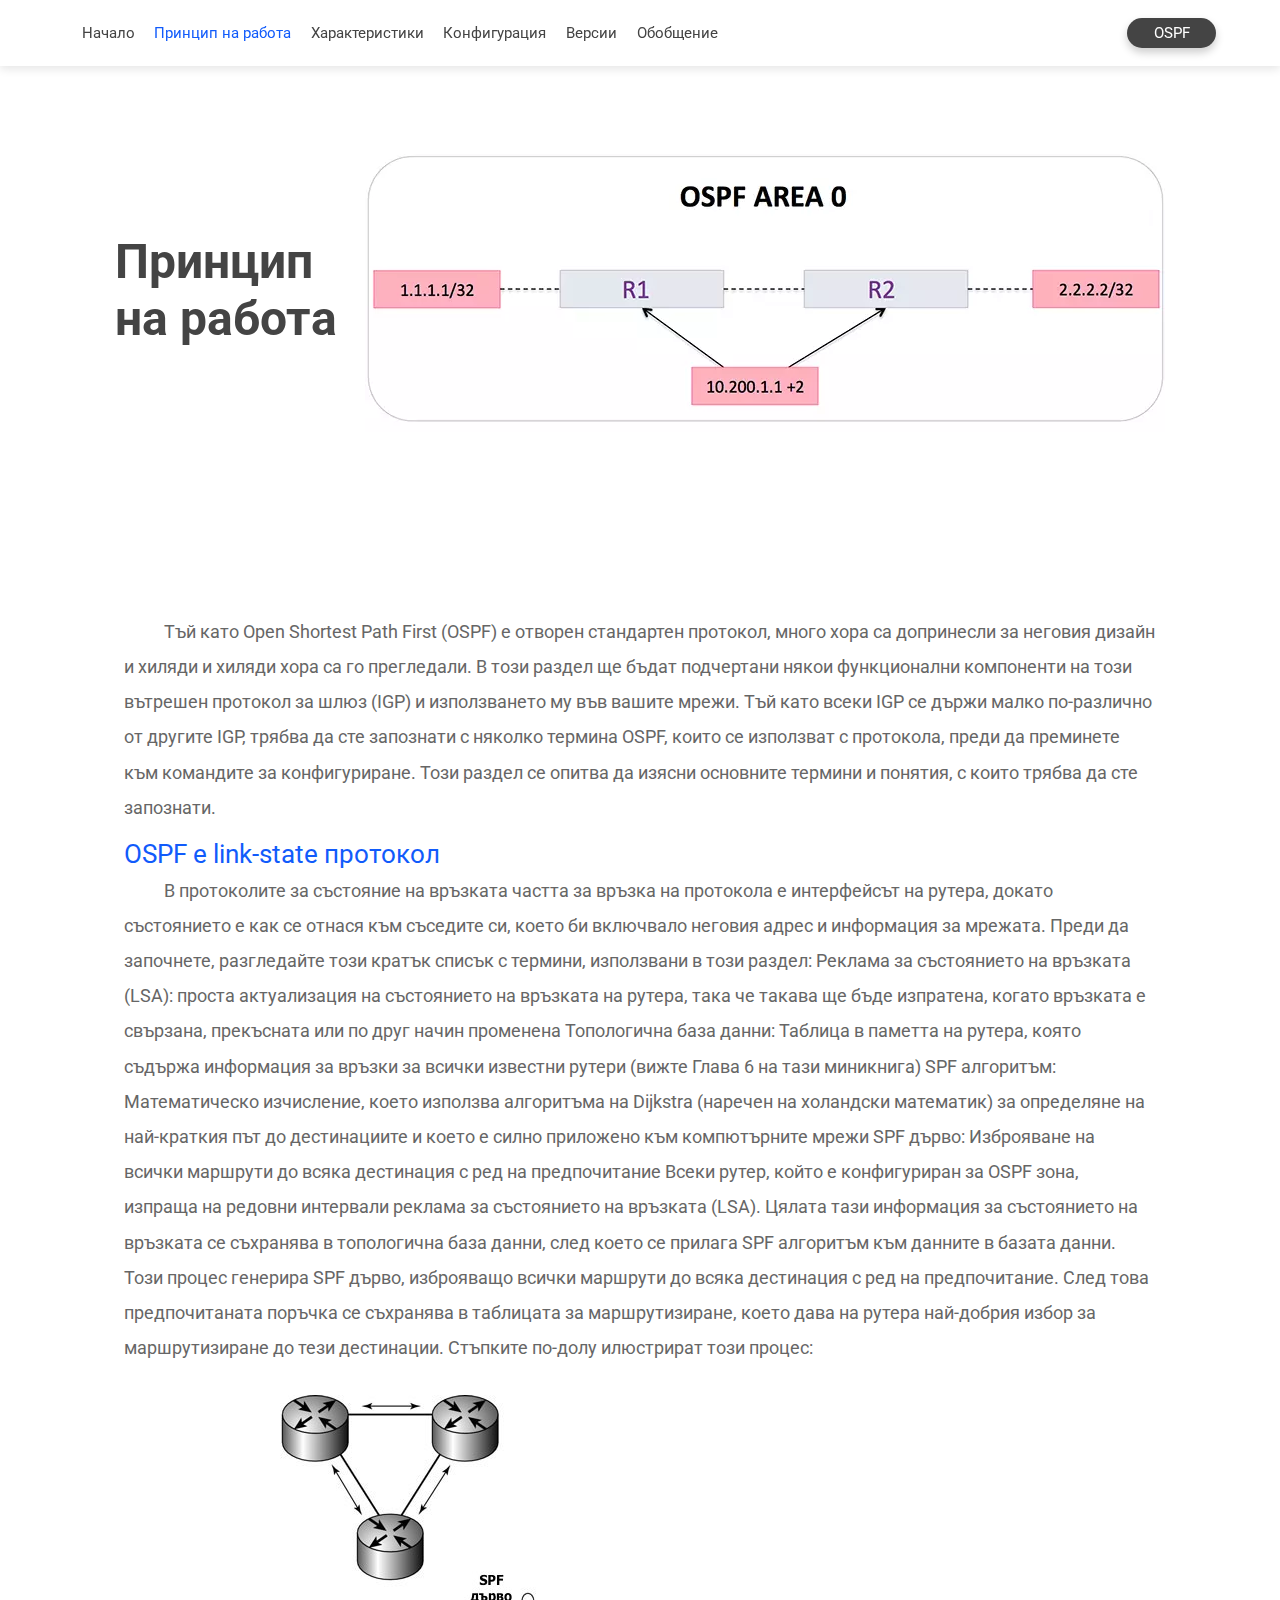
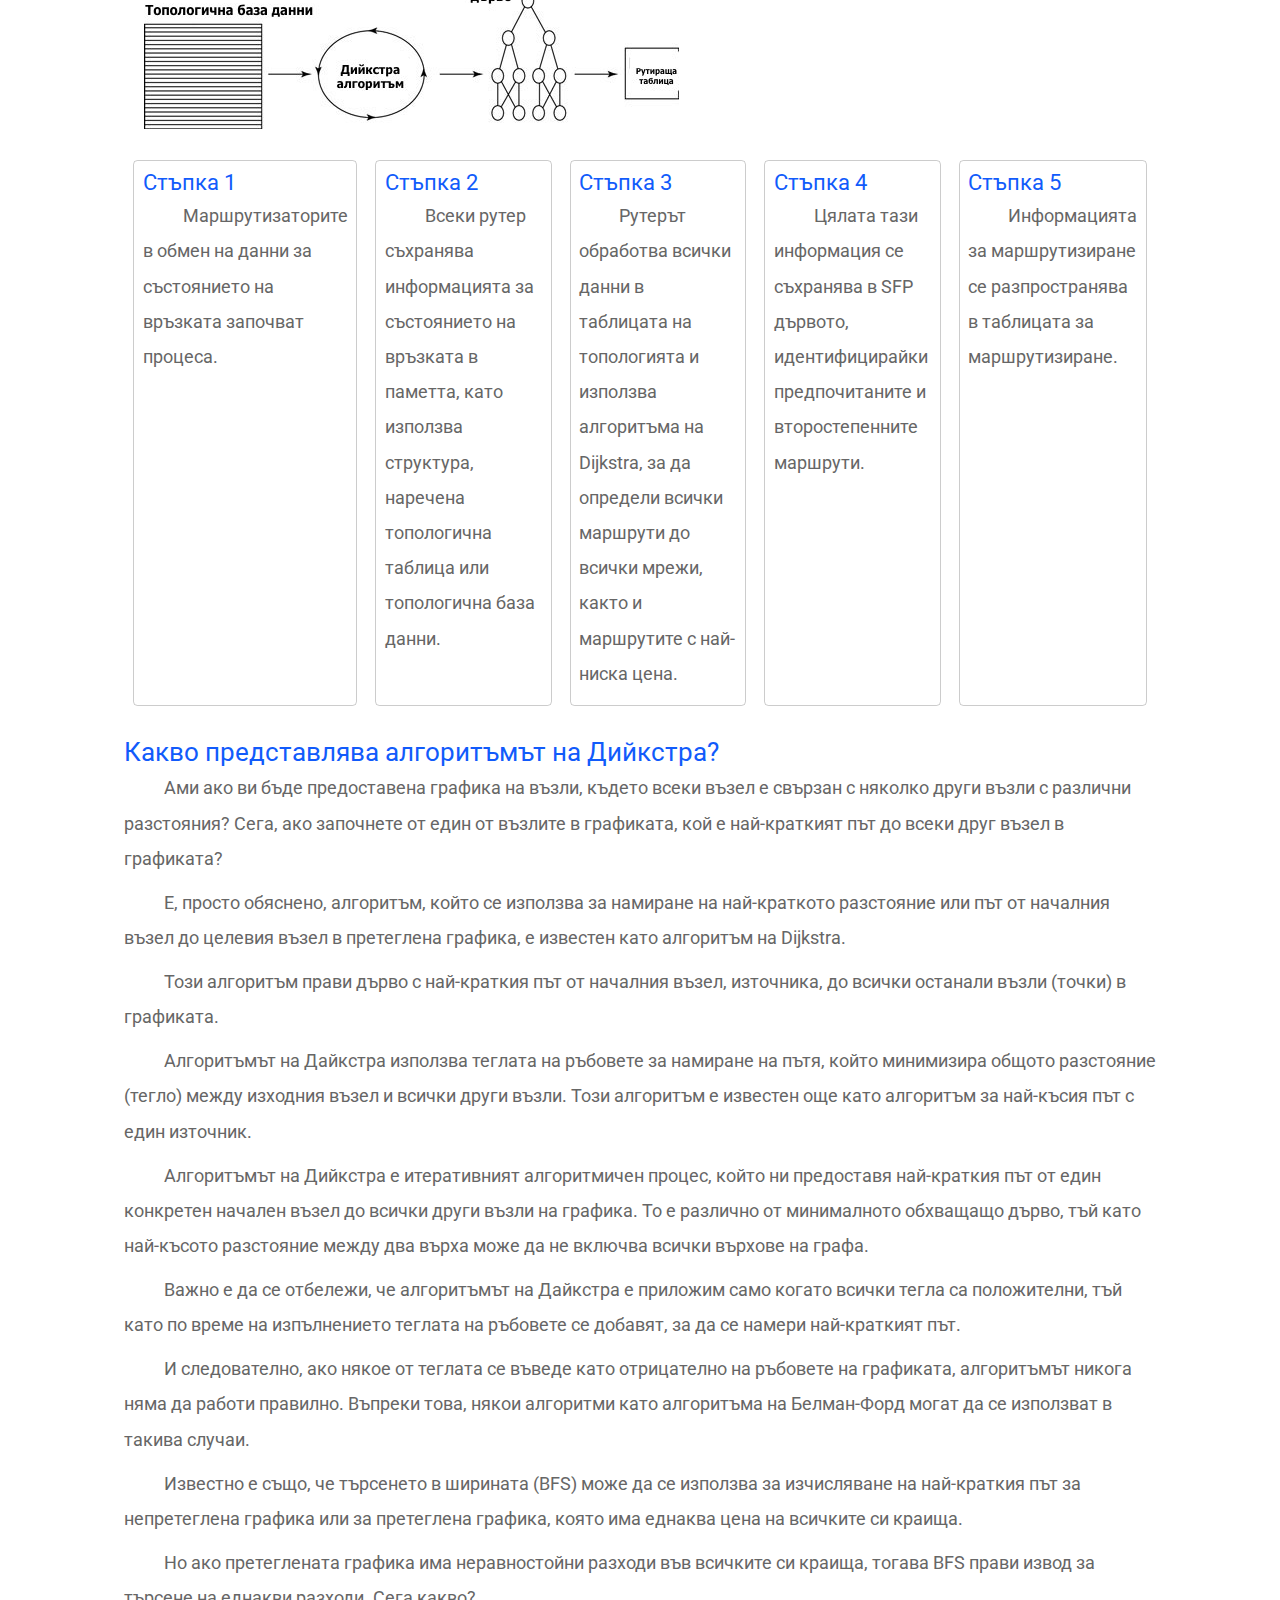
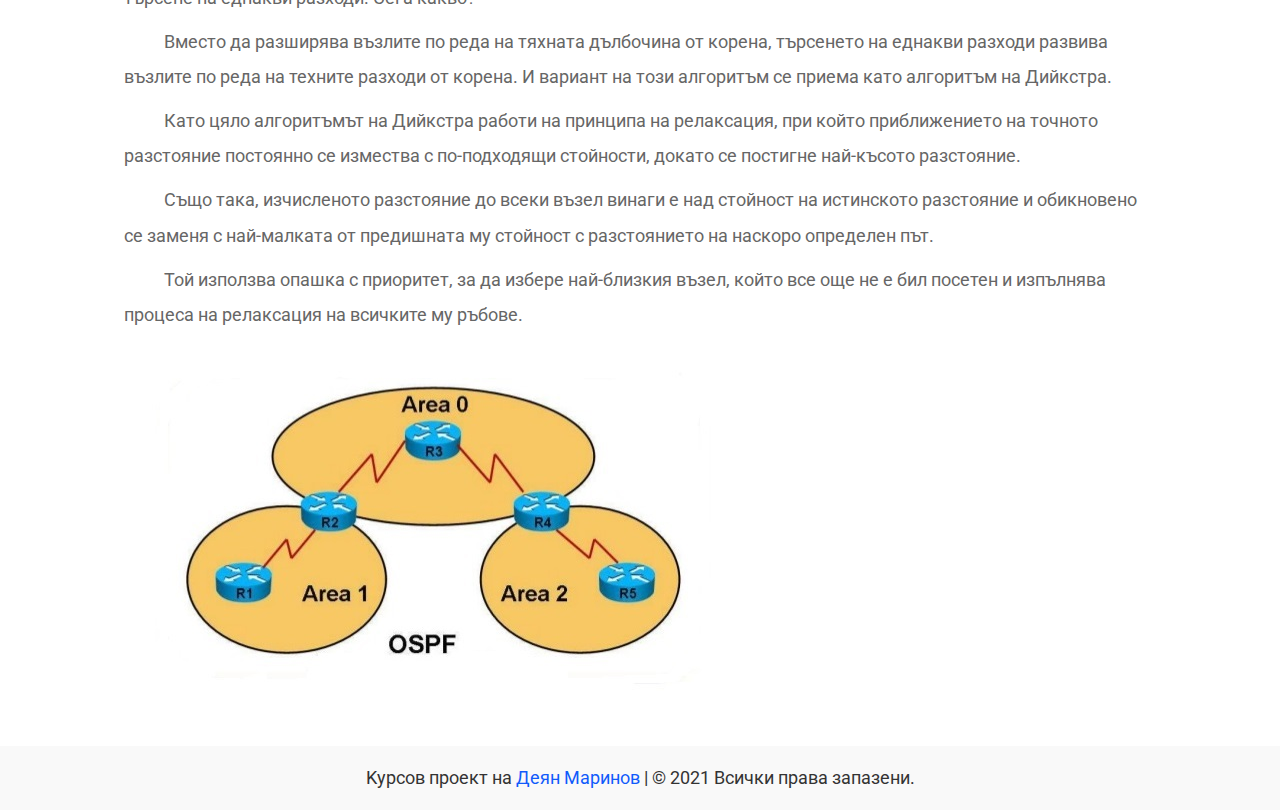
<file: working.html>
<!DOCTYPE html>
<html lang="en">

<head>
    <meta charset="UTF-8">

    <title>OSPF Протокол</title>

    <!-- font awesome cdn link  -->
    <link rel="stylesheet" href="https://cdnjs.cloudflare.com/ajax/libs/font-awesome/5.15.3/css/all.min.css">

    <meta name="viewport" content="width=device-width, initial-scale=1">

    <!-- custom css file link  -->
    <link rel="stylesheet" href="style.css">

    <link rel="shortcut icon" type="image/jpg" href="image/favicon.ico" />

</head>

<body>

    <!-- header section starts  -->

    <header>

        <div id="menu" class="fas fa-bars"></div>

        <nav class="navbar">
            <a href="index.html">Начало</a>
            <a class="active" href="working.html">Принцип на работа</a>
            <a href="char.html">Характеристики</a>
            <a href="config.html">Конфигурация</a>
            <a href="versions.html">Версии</a>
            <a href="conclusion.html">Обобщение</a>
        </nav>

        <a href="index.html" class="btn">OSPF</a>

        <div class="scroll-bar"></div>

    </header>

    <!-- header section ends -->

    <!-- home section starts  -->

    <section class="home" id="working">

        <h3 class="name">Принцип на работа</h3>

        <div class="content">
            <img src="image/ospf-principle.webp" />
        </div>

    </section>

    <!-- home section ends -->

    <!-- main section starts  -->

    <section class="main" id="main">

        <div class="row">

            <div class="content">
                <div class="box-container">

                    <p>Тъй като Open Shortest Path First (OSPF) е отворен стандартен протокол, много хора са
                        допринесли за неговия дизайн и хиляди и хиляди хора са го прегледали. В този раздел ще бъдат
                        подчертани някои функционални компоненти на този вътрешен протокол за шлюз (IGP) и
                        използването му във вашите мрежи.

                        Тъй като всеки IGP се държи малко по-различно от другите IGP, трябва да сте запознати с
                        няколко термина OSPF, които се използват с протокола, преди да преминете към командите за
                        конфигуриране. Този раздел се опитва да изясни основните термини и понятия, с които трябва
                        да сте запознати.</p>

                    <h3 class="title">
                        OSPF е link-state протокол
                    </h3>
                    <p>
                        В протоколите за състояние на връзката частта за връзка на протокола е интерфейсът на
                        рутера, докато състоянието е как се отнася към съседите си, което би включвало неговия адрес
                        и информация за мрежата. Преди да започнете, разгледайте този кратък списък с термини,
                        използвани в този раздел:

                        Реклама за състоянието на връзката (LSA): проста актуализация на състоянието на връзката на
                        рутера, така че такава ще бъде изпратена, когато връзката е свързана, прекъсната или по друг
                        начин променена

                        Топологична база данни: Таблица в паметта на рутера, която съдържа информация за връзки за
                        всички известни рутери (вижте Глава 6 на тази миникнига)

                        SPF алгоритъм: Математическо изчисление, което използва алгоритъма на Dijkstra (наречен на
                        холандски математик) за определяне на най-краткия път до дестинациите и което е силно
                        приложено към компютърните мрежи

                        SPF дърво: Изброяване на всички маршрути до всяка дестинация с ред на предпочитание

                        Всеки рутер, който е конфигуриран за OSPF зона, изпраща на редовни интервали реклама за
                        състоянието на връзката (LSA). Цялата тази информация за състоянието на връзката се
                        съхранява в топологична база данни, след което се прилага SPF алгоритъм към данните в базата
                        данни.

                        Този процес генерира SPF дърво, изброяващо всички маршрути до всяка дестинация с ред на
                        предпочитание. След това предпочитаната поръчка се съхранява в таблицата за маршрутизиране,
                        което дава на рутера най-добрия избор за маршрутизиране до тези дестинации. Стъпките по-долу
                        илюстрират този процес:
                    </p>

                    <div><img src="/image/routing.jpg"></div>

                    <div class="counter">
                        <h3 class="title"></h3>
                        <div class="box">
                            <h3>Стъпка 1</h3>
                            <p>Маршрутизаторите в обмен на данни за състоянието на връзката започват процеса.
                            </p>
                        </div>
                        <div class="box">
                            <h3>Стъпка 2</h3>
                            <p>Всеки рутер съхранява информацията за състоянието на връзката в паметта, като използва
                                структура,
                                наречена топологична таблица или топологична база данни.</p>
                        </div>
                        <div class="box">
                            <h3>Стъпка 3</h3>
                            <p>Рутерът обработва всички данни в таблицата на топологията и използва алгоритъма на
                                Dijkstra, за да
                                определи всички маршрути до всички мрежи, както и маршрутите с най-ниска цена.</p>
                        </div>
                        <div class="box">
                            <h3>Стъпка 4</h3>
                            <p>Цялата тази информация се съхранява в SFP дървото, идентифицирайки предпочитаните и
                                второстепенните
                                маршрути.</p>
                        </div>
                        <div class="box">
                            <h3>Стъпка 5</h3>
                            <p>Информацията за маршрутизиране се разпространява в таблицата за маршрутизиране.</p>
                        </div>

                    </div>
                </div>

            </div>
        </div>

        <div class="row">
            <div class="content">
                <div class="box-container">
                    <h3 class="title">Какво представлява алгоритъмът на Дийкстра?</h3>

                    <p>Ами ако ви бъде предоставена графика на възли, където всеки възел е свързан с няколко други възли
                        с различни разстояния? Сега, ако започнете от един от възлите в графиката, кой е най-краткият
                        път до всеки друг възел в графиката?</p>

                    <p>Е, просто обяснено, алгоритъм, който се използва за намиране на най-краткото разстояние или път
                        от началния възел до целевия възел в претеглена графика, е известен като алгоритъм на Dijkstra.
                    </p>

                    <p> Този алгоритъм прави дърво с най-краткия път от началния възел, източника, до всички останали
                        възли (точки) в графиката.</p>

                    <p>Алгоритъмът на Дайкстра използва теглата на ръбовете за намиране на пътя, който минимизира
                        общото разстояние (тегло) между изходния възел и всички други възли. Този алгоритъм е известен
                        още като алгоритъм за най-късия път с един източник.</p>

                    <p>Алгоритъмът на Дийкстра е итеративният алгоритмичен процес, който ни предоставя най-краткия път
                        от един конкретен начален възел до всички други възли на графика. То е различно от минималното
                        обхващащо дърво, тъй като най-късото разстояние между два върха може да не включва всички
                        върхове на графа.</p>

                    <p>Важно е да се отбележи, че алгоритъмът на Дайкстра е приложим само когато всички тегла са
                        положителни, тъй като по време на изпълнението теглата на ръбовете се добавят, за да се намери
                        най-краткият път.</p>

                    <p>И следователно, ако някое от теглата се въведе като отрицателно на ръбовете на графиката,
                        алгоритъмът никога няма да работи правилно. Въпреки това, някои алгоритми като алгоритъма на
                        Белман-Форд могат да се използват в такива случаи.</p>


                    <p>Известно е също, че търсенето в ширината (BFS) може да се използва за изчисляване на най-краткия
                        път за непретеглена графика или за претеглена графика, която има еднаква цена на всичките си
                        краища.</p>

                    <p>Но ако претеглената графика има неравностойни разходи във всичките си краища, тогава BFS прави
                        извод за търсене на еднакви разходи. Сега какво?</p>

                    <p> Вместо да разширява възлите по реда на тяхната дълбочина от корена, търсенето на еднакви разходи
                        развива възлите по реда на техните разходи от корена. И вариант на този алгоритъм се приема като
                        алгоритъм на Дийкстра.</p>

                    <p>Като цяло алгоритъмът на Дийкстра работи на принципа на релаксация, при който приближението на
                        точното разстояние постоянно се измества с по-подходящи стойности, докато се постигне най-късото
                        разстояние.</p>



                    <p>Също така, изчисленото разстояние до всеки възел винаги е над стойност на истинското разстояние
                        и обикновено се заменя с най-малката от предишната му стойност с разстоянието на наскоро
                        определен път.</p>

                    <p>Той използва опашка с приоритет, за да избере най-близкия възел, който все още не е бил
                        посетен и изпълнява процеса на релаксация на всичките му ръбове.</p>

                    <img src="image/17601233.jpeg" />
                </div>
            </div>
        </div>
    </section>

    <div class="footer"> Kурсов проект на <a href="http://deyanm.com/">Деян Маринов</a> | &copy; 2021 Всички права
        запазени.</div>

    <!-- custom js file link  -->
    <script src="script.js"></script>


</body>

</html>
</file>
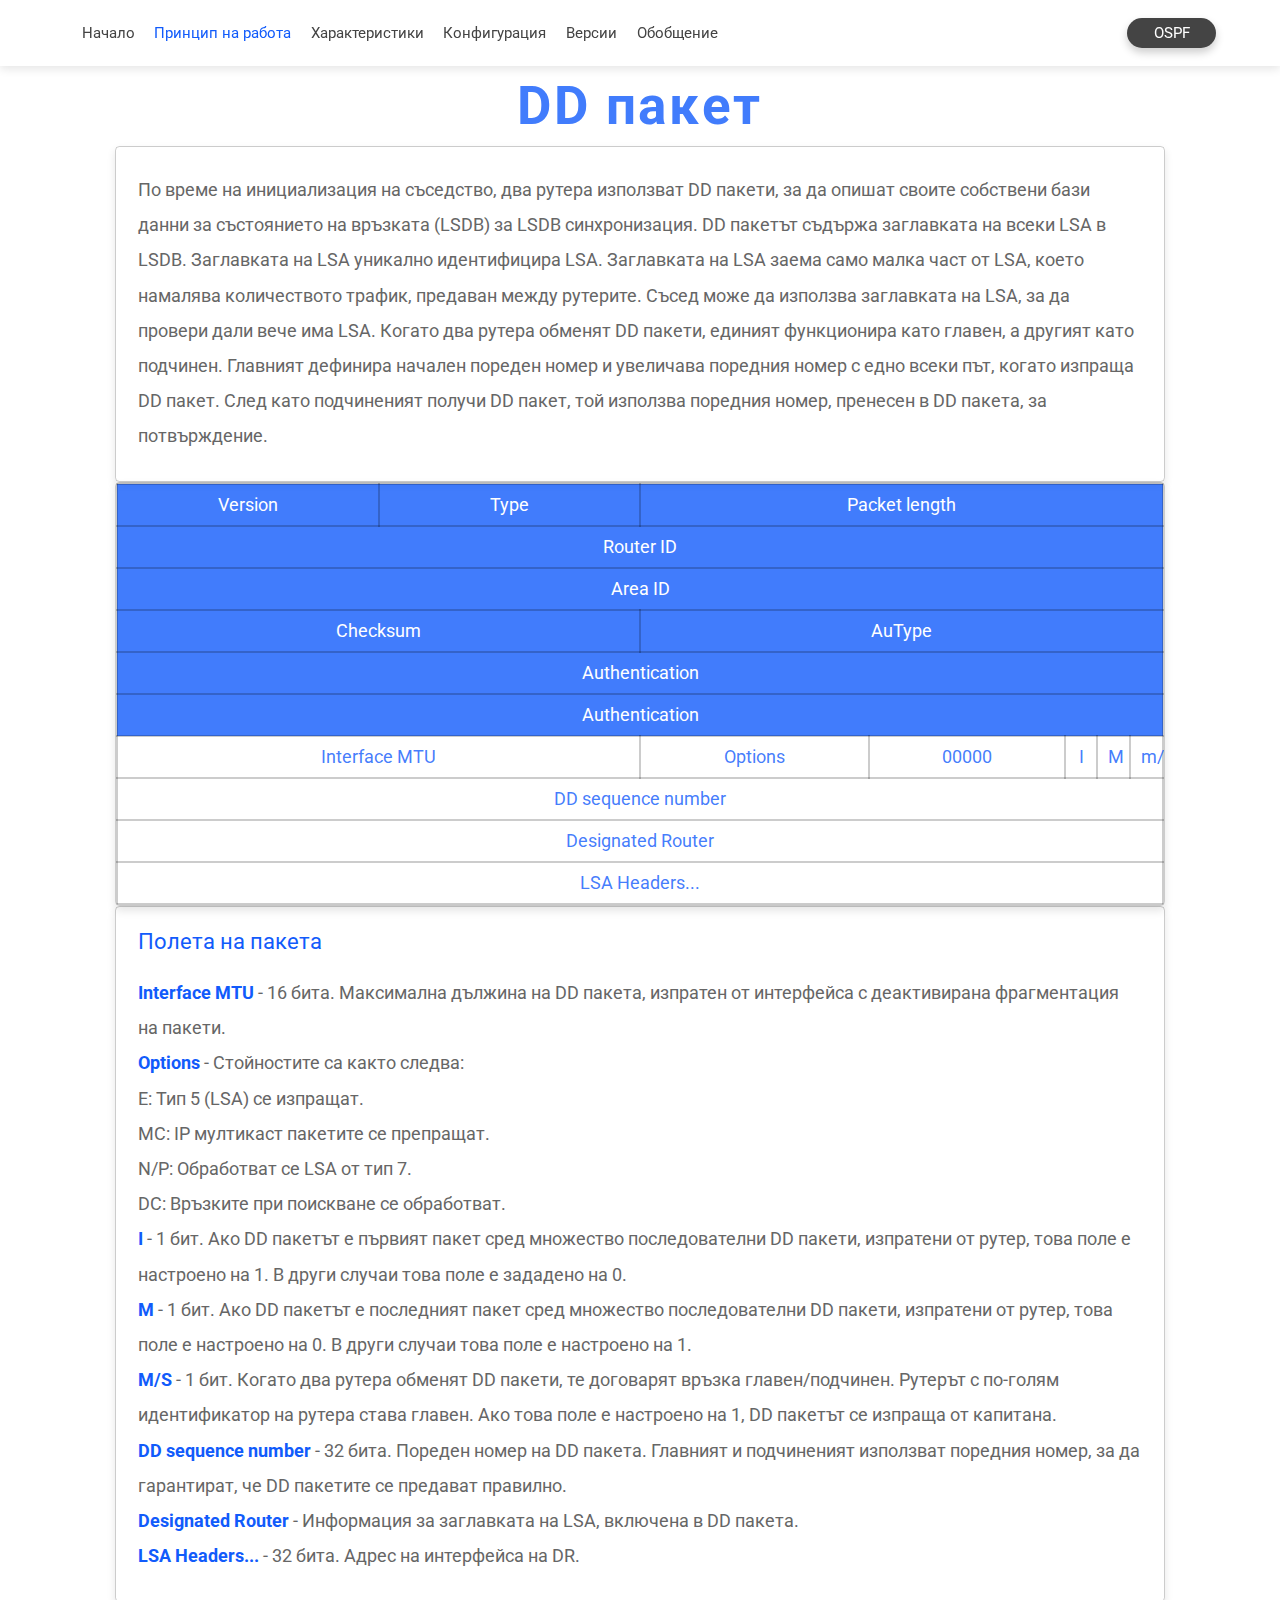
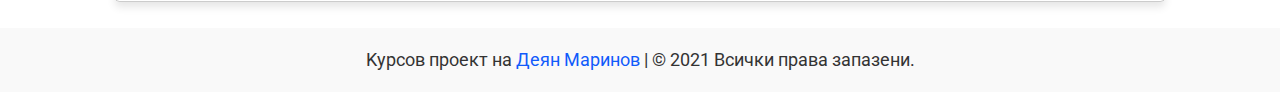
<file: packets/dd.html>
<!DOCTYPE html>
<html lang="en">

<head>
    <meta charset="UTF-8">
    <title>OSPF Протокол</title>

    <!-- font awesome cdn link  -->
    <link rel="stylesheet" href="https://cdnjs.cloudflare.com/ajax/libs/font-awesome/5.15.3/css/all.min.css">

    <meta name="viewport" content="width=device-width, initial-scale=1">

    <!-- custom css file link  -->
    <link rel="stylesheet" href="../style.css">

</head>

<body>

    <!-- header section starts  -->

    <header>

        <div id="menu" class="fas fa-bars"></div>

        <nav class="navbar">
            <a href="../index.html">Начало</a>
            <a class="active" href="../working.html">Принцип на работа</a>
            <a href="../char.html">Характеристики</a>
            <a href="../config.html">Конфигурация</a>
            <a href="versions.html">Версии</a>
            <a href="conclusion.html">Обобщение</a>
        </nav>

        <a href="../index.html" class="btn">OSPF</a>

        <div class="scroll-bar"></div>

    </header>

    <!-- header section ends -->

    <!-- contact section starts  -->

    <section class="contact" id="contact">

        <h1 class="heading">DD пакет</h1>
        <div class="row">
            <div class="packets">
                <p>По време на инициализация на съседство, два рутера използват DD пакети, за да опишат своите собствени бази данни за състоянието на връзката (LSDB) за LSDB синхронизация. 
                    DD пакетът съдържа заглавката на всеки LSA в LSDB. Заглавката на LSA уникално идентифицира LSA. 
                    Заглавката на LSA заема само малка част от LSA, което намалява количеството трафик, предаван между рутерите. 
                    Съсед може да използва заглавката на LSA, за да провери дали вече има LSA. Когато два рутера обменят DD пакети, единият функционира като главен, а другият като подчинен. 
                    Главният дефинира начален пореден номер и увеличава поредния номер с едно всеки път, когато изпраща DD пакет. 
                    След като подчиненият получи DD пакет, той използва поредния номер, пренесен в DD пакета, за потвърждение.</p>
            </div>
        </div>
        <div class="row">

            <table class="styled-table">
                <tbody>
                    <tr>
                        <td colspan="8" class="accordion">Version
                            <div class="panel">
                                <p>8 бита. Номерът на версията, която се използва, 2 или 3.</p>
                            </div>
                        </td>
                        <td colspan="8" class="accordion">Type
                            <div class="panel">
                                <p>8 бита. 5 типа пакета, разгледани са по-надолу.</p>
                            </div>
                        </td>
                        <td colspan="16" class="accordion">Packet length
                            <div class="panel">
                                <p>16 бита. 2 октета, стойността е в мерни единици октети.</p>
                            </div>
                        </td>
                    </tr>
                    <tr>
                        <td colspan="32" class="accordion">Router ID
                            <div class="panel">
                                <p>32 бита. Уникален идентификатор на устройството. За ID се избира един от IP адресите
                                    на интерфейсите (имплементацията на Cisco избира най-големия по стойност адрес). Ако
                                    на никой интерфейс не е назначен адрес, се избира 0.0.0.0 .</p>
                            </div>
                        </td>
                    </tr>
                    <tr>
                        <td colspan="32" class="accordion">Area ID
                            <div class="panel">
                                <p>32 бита. Идентификатор на областта, към която принадлежи пакетът (в която се намира
                                    създалият го рутър). Обикновено - IP адрес на една от мрежите, към които рутърът е
                                    свързан.</p>
                            </div>
                        </td>
                    </tr>
                    <tr>
                        <td colspan="16" class="accordion">Checksum
                            <div class="panel">
                                <p>16 бита. Стандартна контролна сума, която се изчислява на база на останалите полета
                                </p>
                            </div>
                        </td>
                        <td colspan="16" class="accordion">AuType
                            <div class="panel">
                                <p>16 бита. Дефинирани стойности са:
                                    <br>0 - няма удостоверяване.
                                    <br>1 - удостоверяване чрез парола.
                                    <br>всички останали - запазени за раздаване от IANA.2
                                </p>
                            </div>
                        </td>
                    </tr>
                    <tr>
                        <td colspan="32" class="accordion">Authentication
                            <div class="panel">
                                <p>32 бита. Съдържат паролата (в някакъв тип, различен от plaintext).</p>
                            </div>
                        </td>
                    </tr>
                    <tr>
                        <td colspan="32" class="accordion">Authentication
                            <div class="panel">
                                <p>32 бита. Съдържат паролата (в някакъв тип, различен от plaintext).</p>
                            </div>
                        </td>
                    </tr>
                    <tr class="second">
                        <td colspan="16" class="accordion">Interface MTU
                            <div class="panel">
                                <p>16 бита. Максимална дължина на DD пакета, изпратен от интерфейса с деактивирана фрагментация на пакети.
                                </p>
                            </div>
                        </td>
                        <td colspan="7" class="accordion">Options
                            <div class="panel">
                                <p>Стойностите са както следва:
                                    <br>
                                    E: Тип 5 (LSA) се изпращат.
                                    <br>
                                    MC: IP мултикаст пакетите се препращат.
                                    <br>
                                    N/P: Обработват се LSA от тип 7.
                                    <br>
                                    DC: Връзките при поискване се обработват.
                                </p>
                            </div>
                        </td>
                        <td colspan="6" class="accordion">00000
                        </td>
                        <td colspan="1" class="accordion">I
                            <div class="panel">
                                <p>1 бит. Ако DD пакетът е първият пакет сред множество последователни DD пакети, изпратени от рутер, това поле е настроено на 1. В други случаи това поле е зададено на 0.
                                </p>
                            </div>
                        </td>
                        <td colspan="1" class="accordion">M
                            <div class="panel">
                                <p>1 бит. Ако DD пакетът е последният пакет сред множество последователни DD пакети, изпратени от рутер, това поле е настроено на 0. В други случаи това поле е настроено на 1.
                                </p>
                            </div>
                        </td>
                        <td colspan="1" class="accordion">m/s
                            <div class="panel">
                                <p>1 бит. Когато два рутера обменят DD пакети, те договарят връзка главен/подчинен. Рутерът с по-голям идентификатор на рутера става главен. Ако това поле е настроено на 1, DD пакетът се изпраща от капитана.
                                </p>
                            </div>
                        </td>
                    </tr>
                    <tr class="second">
                        <td colspan="32" class="accordion">DD sequence number
                            <div class="panel">
                                <p>32 бита. Пореден номер на DD пакета. Главният и подчиненият използват поредния номер, за да гарантират, че DD пакетите се предават правилно.</p>
                            </div>
                        </td>
                    </tr>
                    <tr class="second">
                        <td colspan="32" class="accordion">Designated Router
                            <div class="panel">
                                <p>Информация за заглавката на LSA, включена в DD пакета.</p>
                            </div>
                        </td>
                    </tr>
                    <tr class="second">
                        <td colspan="32" class="accordion">LSA Headers...
                            <div class="panel">
                                <p>32 бита. Адрес на интерфейса на DR.</p>
                            </div>
                        </td>
                    </tr>
                </tbody>
            </table>

        </div>

        <div class="row">
            <div class="packets">
                <h3 class="title">Полета на пакета</h3>
                <p>
                    <a>Interface MTU</a> - 16 бита. Максимална дължина на DD пакета, изпратен от интерфейса с деактивирана фрагментация на пакети.
                    <br>
                    <a>Options</a> - Стойностите са както следва:
                    <br>
                    E: Тип 5 (LSA) се изпращат.
                    <br>
                    MC: IP мултикаст пакетите се препращат.
                    <br>
                    N/P: Обработват се LSA от тип 7.
                    <br>
                    DC: Връзките при поискване се обработват.
                    <br>
                    <a>I</a> - 1 бит. Ако DD пакетът е първият пакет сред множество последователни DD пакети, изпратени от рутер, това поле е настроено на 1. В други случаи това поле е зададено на 0.
                    <br>
                    <a>M</a> - 1 бит. Ако DD пакетът е последният пакет сред множество последователни DD пакети, изпратени от рутер, това поле е настроено на 0. В други случаи това поле е настроено на 1.
                    <br>
                    <a>M/S</a> - 1 бит. Когато два рутера обменят DD пакети, те договарят връзка главен/подчинен. Рутерът с по-голям идентификатор на рутера става главен. Ако това поле е настроено на 1, DD пакетът се изпраща от капитана.
                    <br>
                    <a>DD sequence number</a> - 32 бита. Пореден номер на DD пакета. Главният и подчиненият използват поредния номер, за да гарантират, че DD пакетите се предават правилно.
                    <br>
                    <a>Designated Router</a> -  Информация за заглавката на LSA, включена в DD пакета.
                    <br>
                    <a>LSA Headers...</a> - 32 бита. Адрес на интерфейса на DR.
                </p>
            </div>
        </div>

    </section>

    <!-- contact section ends -->

    <!-- footer section  -->

    <div class="footer"> Kурсов проект на <a href="http://deyanm.com/">Деян Маринов</a> | &copy; 2021 Всички права
        запазени.</div>

    <!-- custom js file link  -->
    <script src="../script.js"></script>


</body>

</html>
</file>
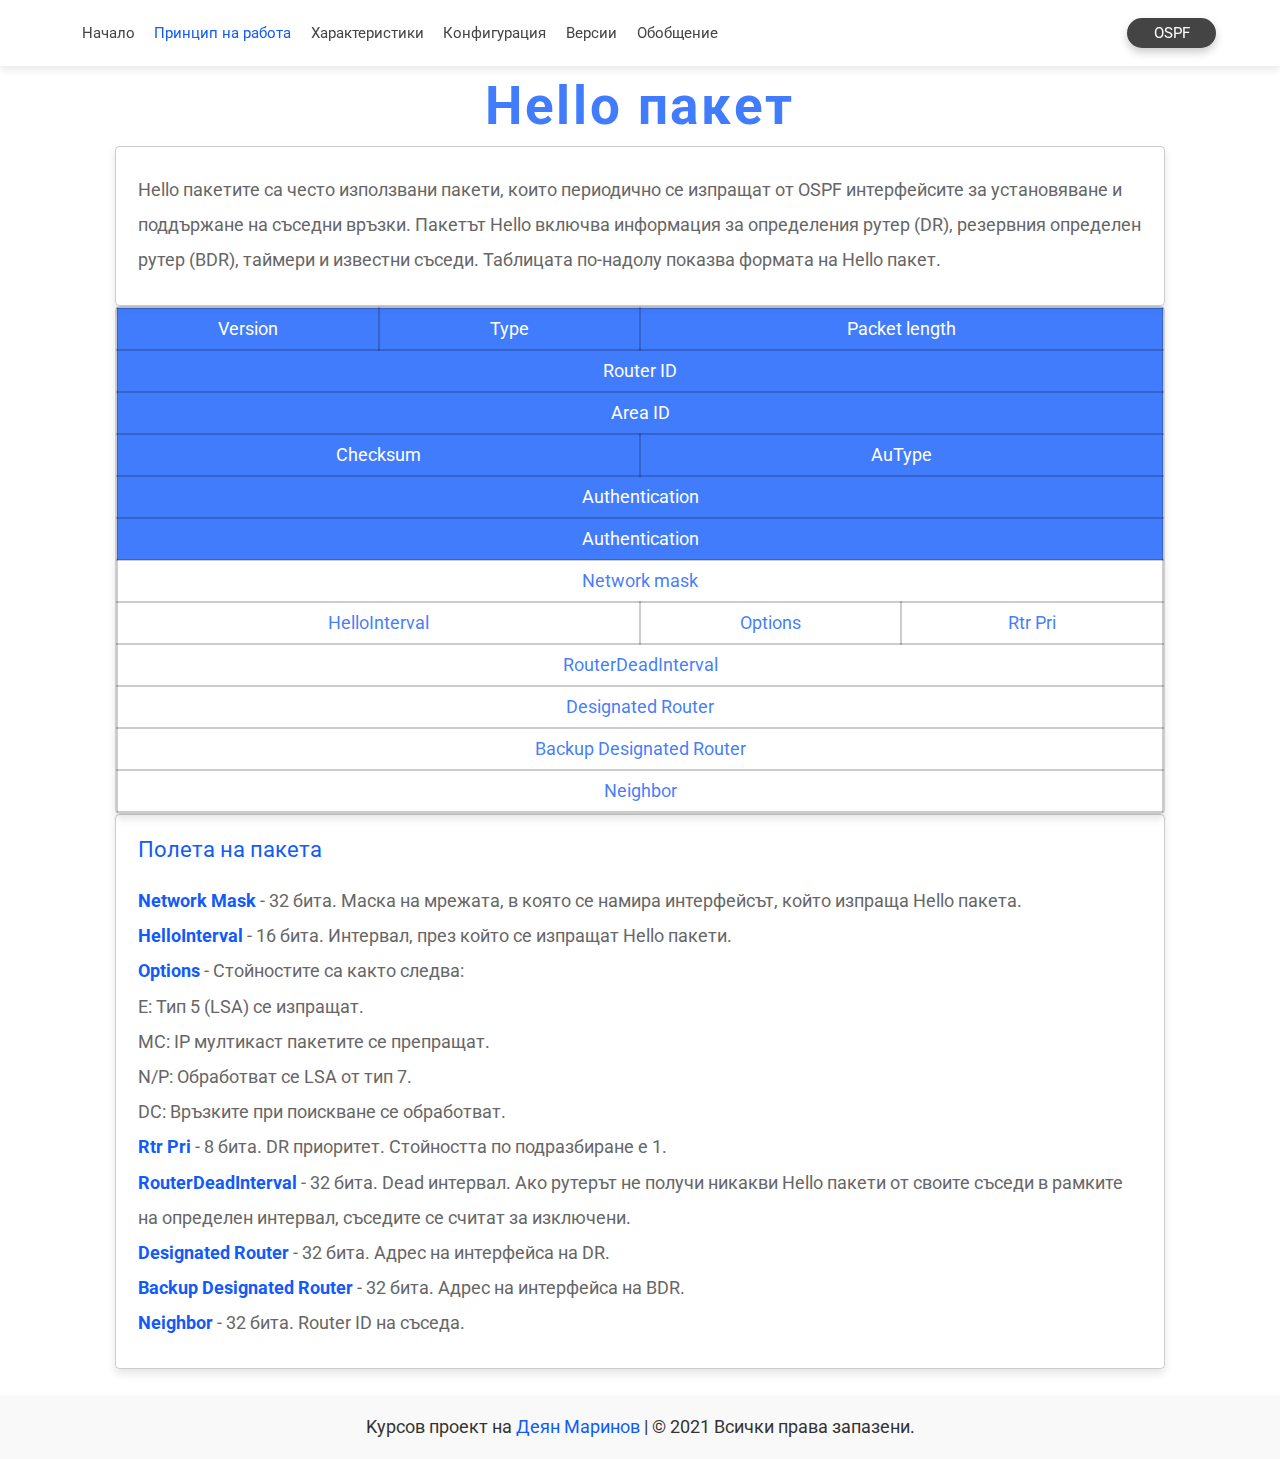
<file: packets/hello.html>
<!DOCTYPE html>
<html lang="en">

<head>
    <meta charset="UTF-8">
    <title>OSPF Протокол</title>

    <!-- font awesome cdn link  -->
    <link rel="stylesheet" href="https://cdnjs.cloudflare.com/ajax/libs/font-awesome/5.15.3/css/all.min.css">

    <meta name="viewport" content="width=device-width, initial-scale=1">

    <!-- custom css file link  -->
    <link rel="stylesheet" href="../style.css">

    <link rel="shortcut icon" type="image/jpg" href="image/favicon.ico"/>

</head>

<body>

    <!-- header section starts  -->

    <header>

        <div id="menu" class="fas fa-bars"></div>

        <nav class="navbar">
            <a href="../index.html">Начало</a>
            <a class="active" href="../working.html">Принцип на работа</a>
            <a href="../char.html">Характеристики</a>
            <a href="../config.html">Конфигурация</a>
            <a href="versions.html">Версии</a>
            <a href="conclusion.html">Обобщение</a>
        </nav>

        <a href="../index.html" class="btn">OSPF</a>

        <div class="scroll-bar"></div>

    </header>

    <!-- header section ends -->

    <!-- contact section starts  -->

    <section class="contact" id="contact">

        <h1 class="heading">Hello пакет</h1>
        <div class="row">
            <div class="packets">
                <p>Hello пакетите са често използвани пакети, които периодично се изпращат от OSPF интерфейсите за
                    установяване и поддържане на съседни връзки.
                    Пакетът Hello включва информация за определения рутер (DR), резервния определен рутер (BDR), таймери
                    и известни съседи.
                    Таблицата по-надолу показва формата на Hello пакет.</p>
            </div>
        </div>
        <div class="row">

            <table class="styled-table">
                <tbody>
                    <tr>
                        <td colspan="1" class="accordion">Version
                            <div class="panel">
                                <p>8 бита. Номерът на версията, която се използва, 2 или 3.</p>
                            </div>
                        </td>
                        <td colspan="1" class="accordion">Type
                            <div class="panel">
                                <p>8 бита. 5 типа пакета, разгледани са по-надолу.</p>
                            </div>
                        </td>
                        <td colspan="2" class="accordion">Packet length
                            <div class="panel">
                                <p>16 бита. 2 октета, стойността е в мерни единици октети.</p>
                            </div>
                        </td>
                    </tr>
                    <tr>
                        <td colspan="4" class="accordion">Router ID
                            <div class="panel">
                                <p>32 бита. Уникален идентификатор на устройството. За ID се избира един от IP адресите
                                    на интерфейсите (имплементацията на Cisco избира най-големия по стойност адрес). Ако
                                    на никой интерфейс не е назначен адрес, се избира 0.0.0.0 .</p>
                            </div>
                        </td>
                    </tr>
                    <tr>
                        <td colspan="4" class="accordion">Area ID
                            <div class="panel">
                                <p>32 бита. Идентификатор на областта, към която принадлежи пакетът (в която се намира
                                    създалият го рутър). Обикновено - IP адрес на една от мрежите, към които рутърът е
                                    свързан.</p>
                            </div>
                        </td>
                    </tr>
                    <tr>
                        <td colspan="2" class="accordion">Checksum
                            <div class="panel">
                                <p>16 бита. Стандартна контролна сума, която се изчислява на база на останалите полета
                                </p>
                            </div>
                        </td>
                        <td colspan="2" class="accordion">AuType
                            <div class="panel">
                                <p>16 бита. Дефинирани стойности са:
                                    <br>0 - няма удостоверяване.
                                    <br>1 - удостоверяване чрез парола.
                                    <br>всички останали - запазени за раздаване от IANA.2
                                </p>
                            </div>
                        </td>
                    </tr>
                    <tr>
                        <td colspan="4" class="accordion">Authentication
                            <div class="panel">
                                <p>32 бита. Съдържат паролата (в някакъв тип, различен от plaintext).</p>
                            </div>
                        </td>
                    </tr>
                    <tr>
                        <td colspan="4" class="accordion">Authentication
                            <div class="panel">
                                <p>32 бита. Съдържат паролата (в някакъв тип, различен от plaintext).</p>
                            </div>
                        </td>
                    </tr>
                    <tr class="second">
                        <td colspan="4" class="accordion">Network mask
                            <div class="panel">
                                <p>32 бита. Маска на мрежата, в която се намира интерфейсът, който изпраща Hello пакета.
                                </p>
                            </div>
                        </td>
                    </tr>
                    <tr class="second">
                        <td colspan="2" class="accordion">HelloInterval
                            <div class="panel">
                                <p>16 бита. Интервал, през който се изпращат Hello пакети.</p>
                            </div>
                        </td>
                        <td colspan="1" class="accordion">Options
                            <div class="panel">
                                <p>Стойностите са както следва:
                                    <br>
                                    E: Тип 5 (LSA) се изпращат.
                                    <br>
                                    MC: IP мултикаст пакетите се препращат.
                                    <br>
                                    N/P: Обработват се LSA от тип 7.
                                    <br>
                                    DC: Връзките при поискване се обработват.
                                </p>
                            </div>
                        </td>
                        <td colspan="1" class="accordion">Rtr Pri
                            <div class="panel">
                                <p>8 бита. DR приоритет. Стойността по подразбиране е 1.</p>
                            </div>
                        </td>
                    </tr>
                    <tr class="second">
                        <td colspan="4" class="accordion">RouterDeadInterval
                            <div class="panel">
                                <p>32 бита. Dead интервал. Ако рутерът не получи никакви Hello пакети от своите съседи в
                                    рамките на определен интервал, съседите се считат за изключени.</p>
                            </div>
                        </td>
                    </tr>
                    <tr class="second">
                        <td colspan="4" class="accordion">Designated Router
                            <div class="panel">
                                <p>32 бита. Адрес на интерфейса на DR.</p>
                            </div>
                        </td>
                    </tr>
                    <tr class="second">
                        <td colspan="4" class="accordion">Backup Designated Router
                            <div class="panel">
                                <p>32 бита. Адрес на интерфейса на BDR.</p>
                            </div>
                        </td>
                    </tr>
                    <tr class="second">
                        <td colspan="4" class="accordion">Neighbor
                            <div class="panel">
                                <p>32 бита. Router ID на съседа.</p>
                            </div>
                        </td>
                    </tr>
                </tbody>
            </table>

        </div>

        <div class="row">
            <div class="packets">
                <h3 class="title">Полета на пакета</h3>
                <p>
                    <a>Network Mask</a> - 32 бита. Маска на мрежата, в която се намира интерфейсът, който изпраща Hello
                    пакета.
                    <br>
                    <a>HelloInterval</a> - 16 бита. Интервал, през който се изпращат Hello пакети.
                    <br>
                    <a>Options</a> - Стойностите са както следва:
                    <br>
                    E: Тип 5 (LSA) се изпращат.
                    <br>
                    MC: IP мултикаст пакетите се препращат.
                    <br>
                    N/P: Обработват се LSA от тип 7.
                    <br>
                    DC: Връзките при поискване се обработват.
                    <br>
                    <a>Rtr Pri</a> - 8 бита. DR приоритет. Стойността по подразбиране е 1.
                    <br>
                    <a>RouterDeadInterval</a> - 32 бита. Dead интервал. Ако рутерът не получи никакви Hello пакети от
                    своите съседи в рамките на определен интервал, съседите се считат за изключени.
                    <br>
                    <a>Designated Router</a> - 32 бита. Адрес на интерфейса на DR.
                    <br>
                    <a>Backup Designated Router</a> - 32 бита. Адрес на интерфейса на BDR.
                    <br>
                    <a>Neighbor</a> - 32 бита. Router ID на съседа.
                </p>
            </div>
        </div>

    </section>

    <!-- contact section ends -->

    <!-- footer section  -->

    <div class="footer"> Kурсов проект на <a href="http://deyanm.com/">Деян Маринов</a> | &copy; 2021 Всички права
        запазени.</div>

    <!-- custom js file link  -->
    <script src="../script.js"></script>


</body>

</html>
</file>
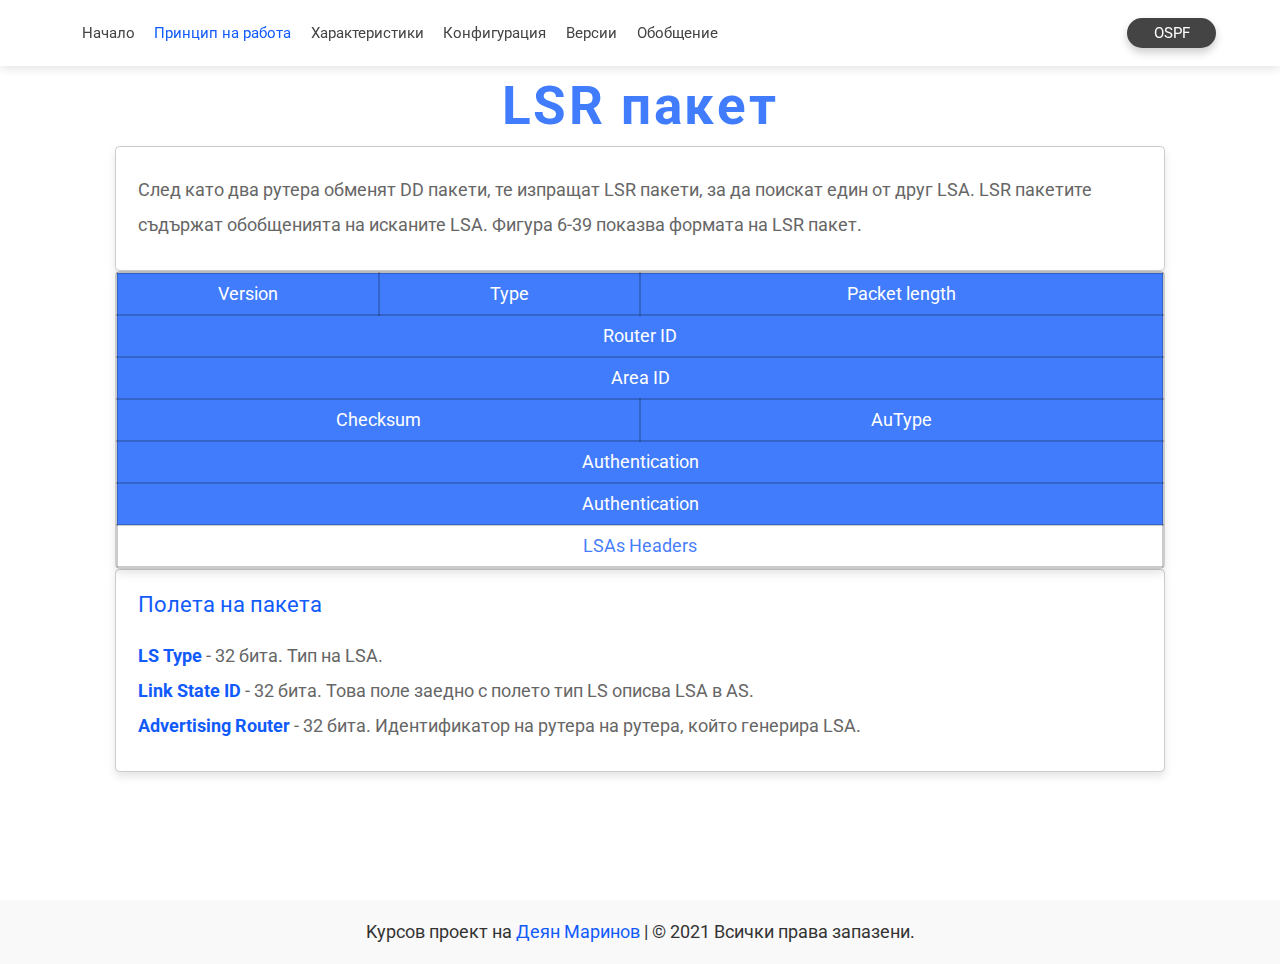
<file: packets/lsack.html>
<!DOCTYPE html>
<html lang="en">

<head>
    <meta charset="UTF-8">
    <title>OSPF Протокол</title>

    <!-- font awesome cdn link  -->
    <link rel="stylesheet" href="https://cdnjs.cloudflare.com/ajax/libs/font-awesome/5.15.3/css/all.min.css">

    <meta name="viewport" content="width=device-width, initial-scale=1">

    <!-- custom css file link  -->
    <link rel="stylesheet" href="../style.css">

    <link rel="shortcut icon" type="image/jpg" href="image/favicon.ico" />

</head>

<body>

    <!-- header section starts  -->

    <header>

        <div id="menu" class="fas fa-bars"></div>

        <nav class="navbar">
            <a href="../index.html">Начало</a>
            <a class="active" href="../working.html">Принцип на работа</a>
            <a href="../char.html">Характеристики</a>
            <a href="../examples.html">Конфигурация</a>
            <a href="versions.html">Версии</a>
            <a href="conclusion.html">Обобщение</a>
        </nav>

        <a href="../index.html" class="btn">OSPF</a>

        <div class="scroll-bar"></div>

    </header>

    <!-- header section ends -->

    <!-- contact section starts  -->

    <section class="contact" id="contact">

        <h1 class="heading">LSR пакет</h1>
        <div class="row">
            <div class="packets">
                <p>След като два рутера обменят DD пакети, те изпращат LSR пакети, за да поискат един от друг LSA.
                    LSR пакетите съдържат обобщенията на исканите LSA. Фигура 6-39 показва формата на LSR пакет.</p>
            </div>
        </div>
        <div class="row">

            <table class="styled-table">
                <tbody>
                    <tr>
                        <td colspan="1" class="accordion">Version
                            <div class="panel">
                                <p>8 бита. Номерът на версията, която се използва, 2 или 3.</p>
                            </div>
                        </td>
                        <td colspan="1" class="accordion">Type
                            <div class="panel">
                                <p>8 бита. 5 типа пакета, разгледани са по-надолу.</p>
                            </div>
                        </td>
                        <td colspan="2" class="accordion">Packet length
                            <div class="panel">
                                <p>16 бита. 2 октета, стойността е в мерни единици октети.</p>
                            </div>
                        </td>
                    </tr>
                    <tr>
                        <td colspan="4" class="accordion">Router ID
                            <div class="panel">
                                <p>32 бита. Уникален идентификатор на устройството. За ID се избира един от IP адресите
                                    на интерфейсите (имплементацията на Cisco избира най-големия по стойност адрес). Ако
                                    на никой интерфейс не е назначен адрес, се избира 0.0.0.0 .</p>
                            </div>
                        </td>
                    </tr>
                    <tr>
                        <td colspan="4" class="accordion">Area ID
                            <div class="panel">
                                <p>32 бита. Идентификатор на областта, към която принадлежи пакетът (в която се намира
                                    създалият го рутър). Обикновено - IP адрес на една от мрежите, към които рутърът е
                                    свързан.</p>
                            </div>
                        </td>
                    </tr>
                    <tr>
                        <td colspan="2" class="accordion">Checksum
                            <div class="panel">
                                <p>16 бита. Стандартна контролна сума, която се изчислява на база на останалите полета
                                </p>
                            </div>
                        </td>
                        <td colspan="2" class="accordion">AuType
                            <div class="panel">
                                <p>16 бита. Дефинирани стойности са:
                                    <br>0 - няма удостоверяване.
                                    <br>1 - удостоверяване чрез парола.
                                    <br>всички останали - запазени за раздаване от IANA.2
                                </p>
                            </div>
                        </td>
                    </tr>
                    <tr>
                        <td colspan="4" class="accordion">Authentication
                            <div class="panel">
                                <p>32 бита. Съдържат паролата (в някакъв тип, различен от plaintext).</p>
                            </div>
                        </td>
                    </tr>
                    <tr>
                        <td colspan="4" class="accordion">Authentication
                            <div class="panel">
                                <p>32 бита. Съдържат паролата (в някакъв тип, различен от plaintext).</p>
                            </div>
                        </td>
                    </tr>
                    <tr class="second">
                        <td colspan="4" class="accordion">LSAs Headers
                            <div class="panel">
                                <p>Определя се от дължината на заглавката на LSA, която трябва да бъде потвърдена.</p>
                            </div>
                        </td>
                    </tr>
                </tbody>
            </table>

        </div>

        <div class="row">
            <div class="packets">
                <h3 class="title">Полета на пакета</h3>
                <p>
                    <a>LS Type</a> - 32 бита. Тип на LSA.
                    <br>
                    <a>Link State ID</a> - 32 бита. Това поле заедно с полето тип LS описва LSA в AS.
                    <br>
                    <a>Advertising Router</a> - 32 бита. Идентификатор на рутера на рутера, който генерира LSA.
                    <br>
                </p>
            </div>
        </div>

    </section>

    <!-- contact section ends -->

    <!-- footer section  -->

    <div class="footer"> Kурсов проект на <a href="http://deyanm.com/">Деян Маринов</a> | &copy; 2021 Всички права
        запазени.</div>

    <!-- custom js file link  -->
    <script src="../script.js"></script>


</body>

</html>
</file>
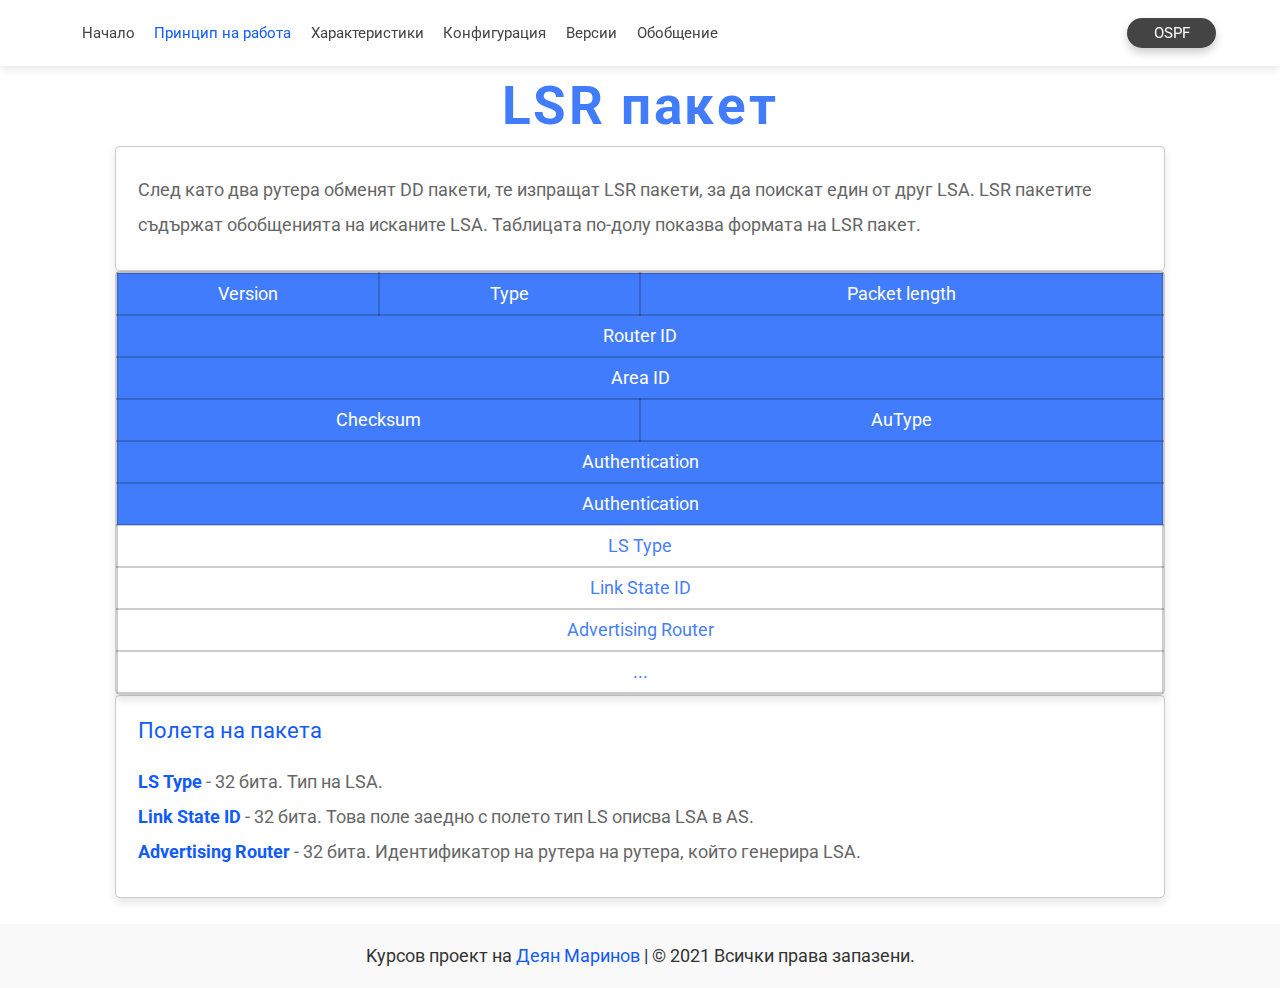
<file: packets/lsr.html>
<!DOCTYPE html>
<html lang="en">

<head>
    <meta charset="UTF-8">
    <title>OSPF Протокол</title>

    <!-- font awesome cdn link  -->
    <link rel="stylesheet" href="https://cdnjs.cloudflare.com/ajax/libs/font-awesome/5.15.3/css/all.min.css">

    <meta name="viewport" content="width=device-width, initial-scale=1">

    <!-- custom css file link  -->
    <link rel="stylesheet" href="../style.css">

    <link rel="shortcut icon" type="image/jpg" href="image/favicon.ico" />

</head>

<body>

    <!-- header section starts  -->

    <header>

        <div id="menu" class="fas fa-bars"></div>

        <nav class="navbar">
            <a href="../index.html">Начало</a>
            <a class="active" href="../working.html">Принцип на работа</a>
            <a href="../char.html">Характеристики</a>
            <a href="../config.html">Конфигурация</a>
            <a href="versions.html">Версии</a>
            <a href="conclusion.html">Обобщение</a>
        </nav>

        <a href="../index.html" class="btn">OSPF</a>

        <div class="scroll-bar"></div>

    </header>

    <!-- header section ends -->

    <!-- contact section starts  -->

    <section class="contact" id="contact">

        <h1 class="heading">LSR пакет</h1>
        <div class="row">
            <div class="packets">
                <p>След като два рутера обменят DD пакети, те изпращат LSR пакети, за да поискат един от друг LSA.
                    LSR пакетите съдържат обобщенията на исканите LSA. Таблицата по-долу показва формата на LSR пакет.</p>
            </div>
        </div>
        <div class="row">

            <table class="styled-table">
                <tbody>
                    <tr>
                        <td colspan="1" class="accordion">Version
                            <div class="panel">
                                <p>8 бита. Номерът на версията, която се използва, 2 или 3.</p>
                            </div>
                        </td>
                        <td colspan="1" class="accordion">Type
                            <div class="panel">
                                <p>8 бита. 5 типа пакета, разгледани са по-надолу.</p>
                            </div>
                        </td>
                        <td colspan="2" class="accordion">Packet length
                            <div class="panel">
                                <p>16 бита. 2 октета, стойността е в мерни единици октети.</p>
                            </div>
                        </td>
                    </tr>
                    <tr>
                        <td colspan="4" class="accordion">Router ID
                            <div class="panel">
                                <p>32 бита. Уникален идентификатор на устройството. За ID се избира един от IP адресите
                                    на интерфейсите (имплементацията на Cisco избира най-големия по стойност адрес). Ако
                                    на никой интерфейс не е назначен адрес, се избира 0.0.0.0 .</p>
                            </div>
                        </td>
                    </tr>
                    <tr>
                        <td colspan="4" class="accordion">Area ID
                            <div class="panel">
                                <p>32 бита. Идентификатор на областта, към която принадлежи пакетът (в която се намира
                                    създалият го рутър). Обикновено - IP адрес на една от мрежите, към които рутърът е
                                    свързан.</p>
                            </div>
                        </td>
                    </tr>
                    <tr>
                        <td colspan="2" class="accordion">Checksum
                            <div class="panel">
                                <p>16 бита. Стандартна контролна сума, която се изчислява на база на останалите полета
                                </p>
                            </div>
                        </td>
                        <td colspan="2" class="accordion">AuType
                            <div class="panel">
                                <p>16 бита. Дефинирани стойности са:
                                    <br>0 - няма удостоверяване.
                                    <br>1 - удостоверяване чрез парола.
                                    <br>всички останали - запазени за раздаване от IANA.2
                                </p>
                            </div>
                        </td>
                    </tr>
                    <tr>
                        <td colspan="4" class="accordion">Authentication
                            <div class="panel">
                                <p>32 бита. Съдържат паролата (в някакъв тип, различен от plaintext).</p>
                            </div>
                        </td>
                    </tr>
                    <tr>
                        <td colspan="4" class="accordion">Authentication
                            <div class="panel">
                                <p>32 бита. Съдържат паролата (в някакъв тип, различен от plaintext).</p>
                            </div>
                        </td>
                    </tr>
                    <tr class="second">
                        <td colspan="4" class="accordion">LS Type
                            <div class="panel">
                                <p>Тип на LSA.</p>
                            </div>
                        </td>
                    </tr>
                    <tr class="second">
                        <td colspan="4" class="accordion">Link State ID
                            <div class="panel">
                                <p>Това поле заедно с полето тип LS описва LSA в AS.</p>
                            </div>
                        </td>
                    </tr>
                    <tr class="second">
                        <td colspan="4" class="accordion">Advertising Router
                            <div class="panel">
                                <p>Идентификатор на рутера на рутера, който генерира LSA.</p>
                            </div>
                        </td>
                    </tr>
                    <tr class="second">
                        <td colspan="4" class="accordion">...
                        </td>
                    </tr>
                </tbody>
            </table>

        </div>

        <div class="row">
            <div class="packets">
                <h3 class="title">Полета на пакета</h3>
                <p>
                    <a>LS Type</a> - 32 бита. Тип на LSA.
                    <br>
                    <a>Link State ID</a> - 32 бита. Това поле заедно с полето тип LS описва LSA в AS.
                    <br>
                    <a>Advertising Router</a> - 32 бита. Идентификатор на рутера на рутера, който генерира LSA.
                    <br>
                </p>
            </div>
        </div>

    </section>

    <!-- contact section ends -->

    <!-- footer section  -->

    <div class="footer"> Kурсов проект на <a href="http://deyanm.com/">Деян Маринов</a> | &copy; 2021 Всички права
        запазени.</div>

    <!-- custom js file link  -->
    <script src="../script.js"></script>


</body>

</html>
</file>
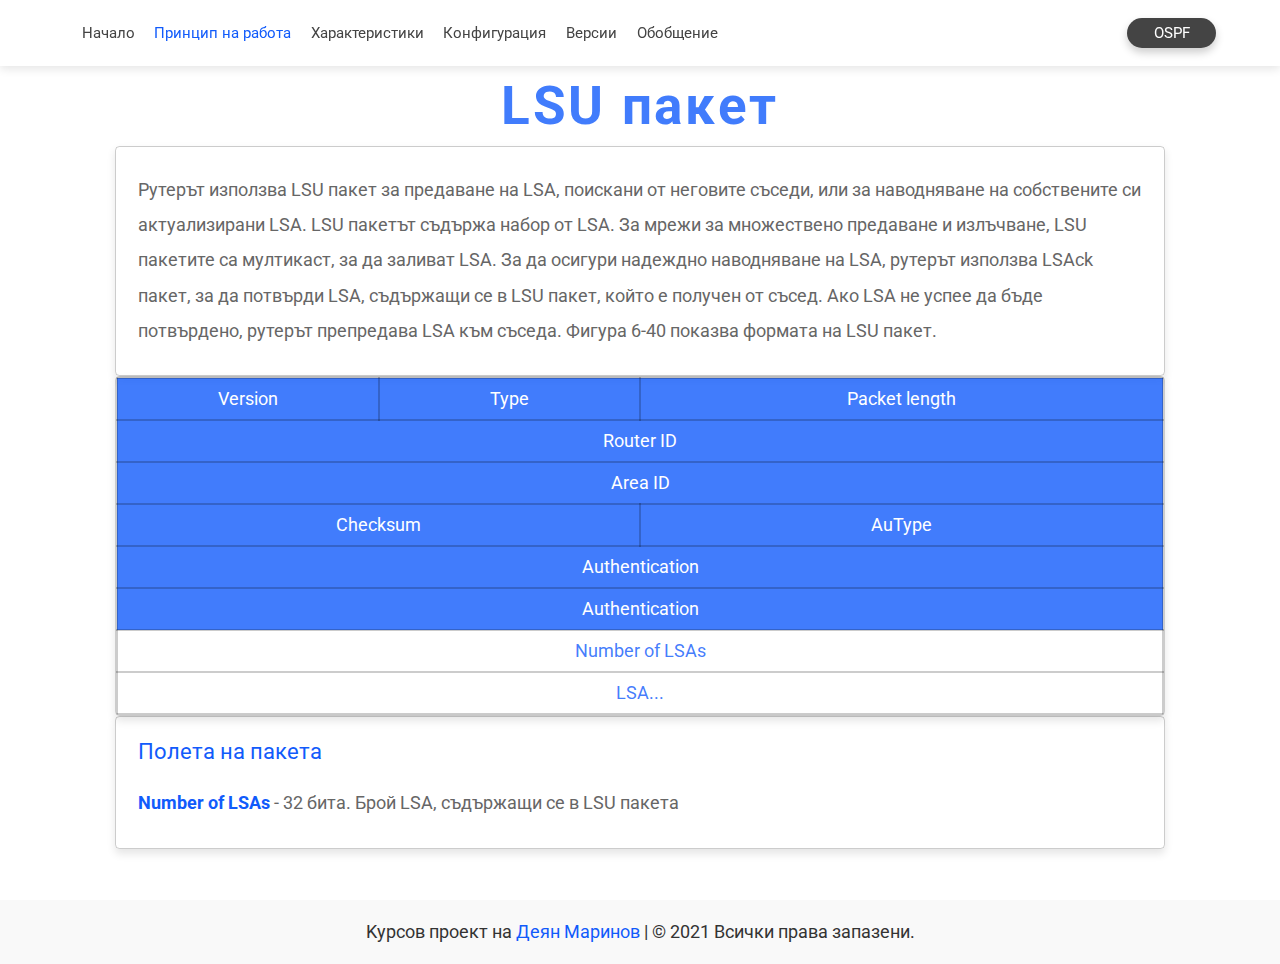
<file: packets/lsu.html>
<!DOCTYPE html>
<html lang="en">

<head>
    <meta charset="UTF-8">
    <title>OSPF Протокол</title>

    <!-- font awesome cdn link  -->
    <link rel="stylesheet" href="https://cdnjs.cloudflare.com/ajax/libs/font-awesome/5.15.3/css/all.min.css">

    <meta name="viewport" content="width=device-width, initial-scale=1">

    <!-- custom css file link  -->
    <link rel="stylesheet" href="../style.css">

    <link rel="shortcut icon" type="image/jpg" href="image/favicon.ico" />

</head>

<body>

    <!-- header section starts  -->

    <header>

        <div id="menu" class="fas fa-bars"></div>

        <nav class="navbar">
            <a href="../index.html">Начало</a>
            <a class="active" href="../working.html">Принцип на работа</a>
            <a href="../char.html">Характеристики</a>
            <a href="../config.html">Конфигурация</a>
            <a href="versions.html">Версии</a>
            <a href="conclusion.html">Обобщение</a>
        </nav>

        <a href="../index.html" class="btn">OSPF</a>

        <div class="scroll-bar"></div>

    </header>

    <!-- header section ends -->

    <!-- contact section starts  -->

    <section class="contact" id="contact">

        <h1 class="heading">LSU пакет</h1>
        <div class="row">
            <div class="packets">
                <p>Рутерът използва LSU пакет за предаване на LSA, поискани от неговите съседи, или за наводняване на собствените си актуализирани LSA. 
                    LSU пакетът съдържа набор от LSA. За мрежи за множествено предаване и излъчване, LSU пакетите са мултикаст, за да заливат LSA. 
                    За да осигури надеждно наводняване на LSA, рутерът използва LSAck пакет, за да потвърди LSA, съдържащи се в LSU пакет, който е получен от съсед. 
                    Ако LSA не успее да бъде потвърдено, рутерът препредава LSA към съседа. Фигура 6-40 показва формата на LSU пакет.</p>
            </div>
        </div>
        <div class="row">

            <table class="styled-table">
                <tbody>
                    <tr>
                        <td colspan="1" class="accordion">Version
                            <div class="panel">
                                <p>8 бита. Номерът на версията, която се използва, 2 или 3.</p>
                            </div>
                        </td>
                        <td colspan="1" class="accordion">Type
                            <div class="panel">
                                <p>8 бита. 5 типа пакета, разгледани са по-надолу.</p>
                            </div>
                        </td>
                        <td colspan="2" class="accordion">Packet length
                            <div class="panel">
                                <p>16 бита. 2 октета, стойността е в мерни единици октети.</p>
                            </div>
                        </td>
                    </tr>
                    <tr>
                        <td colspan="4" class="accordion">Router ID
                            <div class="panel">
                                <p>32 бита. Уникален идентификатор на устройството. За ID се избира един от IP адресите
                                    на интерфейсите (имплементацията на Cisco избира най-големия по стойност адрес). Ако
                                    на никой интерфейс не е назначен адрес, се избира 0.0.0.0 .</p>
                            </div>
                        </td>
                    </tr>
                    <tr>
                        <td colspan="4" class="accordion">Area ID
                            <div class="panel">
                                <p>32 бита. Идентификатор на областта, към която принадлежи пакетът (в която се намира
                                    създалият го рутър). Обикновено - IP адрес на една от мрежите, към които рутърът е
                                    свързан.</p>
                            </div>
                        </td>
                    </tr>
                    <tr>
                        <td colspan="2" class="accordion">Checksum
                            <div class="panel">
                                <p>16 бита. Стандартна контролна сума, която се изчислява на база на останалите полета
                                </p>
                            </div>
                        </td>
                        <td colspan="2" class="accordion">AuType
                            <div class="panel">
                                <p>16 бита. Дефинирани стойности са:
                                    <br>0 - няма удостоверяване.
                                    <br>1 - удостоверяване чрез парола.
                                    <br>всички останали - запазени за раздаване от IANA.2
                                </p>
                            </div>
                        </td>
                    </tr>
                    <tr>
                        <td colspan="4" class="accordion">Authentication
                            <div class="panel">
                                <p>32 бита. Съдържат паролата (в някакъв тип, различен от plaintext).</p>
                            </div>
                        </td>
                    </tr>
                    <tr>
                        <td colspan="4" class="accordion">Authentication
                            <div class="panel">
                                <p>32 бита. Съдържат паролата (в някакъв тип, различен от plaintext).</p>
                            </div>
                        </td>
                    </tr>
                    <tr class="second">
                        <td colspan="4" class="accordion">Number of LSAs
                            <div class="panel">
                                <p>Тип на LSA.</p>
                            </div>
                        </td>
                    </tr>
                    <tr class="second">
                        <td colspan="4" class="accordion">LSA...
                            <div class="panel">
                                <p>Това поле заедно с полето тип LS описва LSA в AS.</p>
                            </div>
                        </td>
                    </tr>
                </tbody>
            </table>

        </div>

        <div class="row">
            <div class="packets">
                <h3 class="title">Полета на пакета</h3>
                <p>
                    <a>Number of LSAs</a> - 32 бита. Брой LSA, съдържащи се в LSU пакета
                    <br>
                </p>
            </div>
        </div>

    </section>

    <!-- contact section ends -->

    <!-- footer section  -->

    <div class="footer"> Kурсов проект на <a href="http://deyanm.com/">Деян Маринов</a> | &copy; 2021 Всички права
        запазени.</div>

    <!-- custom js file link  -->
    <script src="../script.js"></script>


</body>

</html>
</file>
<file: style.css>
@import url('https://fonts.googleapis.com/css2?family=Roboto+Mono:ital,wght@0,400;0,500;0,600;0,700;1,400;1,500;1,600;1,700&family=Roboto:ital,wght@0,100;0,300;0,400;0,700;1,100;1,300;1,400;1,700&display=swap');

:root {
    --pink: #115bfb;
}

* {

    margin: 0;
    padding: 0;
    outline: none;
    border: none;
    box-sizing: border-box;
    text-decoration: none;
    transition: all .2s linear;
    font-weight: normal;
    font-family: 'Roboto', sans-serif;
}

*::selection {
    background: var(--pink);
    color: #fff;
}

html {
    font-size: 62.5%;
    overflow-x: hidden;
}

section {
    min-height: 100vh;
    padding: 0 9%;
    padding-top: 7.5rem;
    padding-bottom: 3rem;
}

pre {
    overflow-x: unset !important;
    padding: 1.5rem;
    width: auto;
    font-family: 'Roboto Mono', monospace;
    color: #333;
    font-size: 2rem;
    background-color: #F7F7F7;
    margin-bottom: 1em;
    word-break: normal !important;
    word-wrap: normal !important;
    white-space: pre !important;
}

pre em {
    background-color: #fdff7a;
    font-style: normal;
}

strong {
    font-weight: bold;
}

.btn {
    display: inline-block;
    border-radius: 5rem;
    background: #444;
    color: #fff;
    box-shadow: 0 .5rem 1rem rgba(0, 0, 0, .2);
    padding: .7rem 3rem;
    position: relative;
    z-index: 0;
    overflow: hidden;
    font-size: 1.7rem;
}

.btn::before,
.btn::after {
    content: '';
    position: absolute;
    top: 0;
    height: 100%;
    width: 0%;
    background: var(--pink);
    z-index: -1;
    transition: .3s linear;
}

.btn::before {
    left: 0;
}

.btn::after {
    right: 0;
}

.btn:hover::before,
.btn:hover::after {
    width: 100%;
}

.heading {
    text-align: center;
    padding: 1rem;
    color: rgba(17, 91, 251, 0.8);
    font-size: 6rem;
    /* -webkit-text-stroke: #666 .1rem; */
    /* text-shadow: 0 .3rem .5rem rgba(0, 0, 0, .1); */
    font-weight: bolder;
    letter-spacing: .3rem;
}

header {
    position: fixed;
    top: 0;
    left: 0;
    z-index: 1000;
    width: 100%;
    background: #fff;
    padding: 2rem 5%;
    box-shadow: 0 .5rem 1rem rgba(0, 0, 0, .1);
    display: flex;
    align-items: center;
    justify-content: space-between;
}

header .navbar a {
    font-size: 1.7rem;
    margin-left: 2rem;
    color: #444;
}

header .navbar a:hover {
    color: var(--pink);
}

header .navbar .active {
    color: var(--pink);
}

#menu {
    font-size: 3rem;
    color: #444;
    cursor: pointer;
    display: none;
}

header .scroll-bar {
    position: absolute;
    top: 100%;
    left: 0;
    box-shadow: 0 .5rem 1rem rgba(0, 0, 0, .1);
    height: .8rem;
    background: var(--pink);
    width: 0;
}


#working {
    min-height: 60vh;
}

#working .name {
    font-size: 5.5rem;
    color: #444;
    font-weight: bolder;
}

.home {
    display: flex;
    align-items: center;
    justify-content: space-between;
    flex-wrap: nowrap;
}

#home {
    background: url(image/home.png) no-repeat;
    background-size: cover;
    background-position: center;
}

.home .content {
    padding-left: 1rem;
}

.home .content .name {
    font-size: 5.5rem;
    color: #444;
    font-weight: bolder;
}

.home .content .name span {
    color: var(--pink);
    font-weight: bolder;
}

.home .content p {
    text-indent: 40px;
    max-width: 50rem;
    font-size: 1.5rem;
    color: #666;
    line-height: 3rem;
    padding-bottom: 1rem;
}

.main .row {
    display: flex;
    flex-wrap: nowrap;
}

.main .row .title {
    font-size: 3rem;
    color: var(--pink);
    padding: .5rem 0;
}

.main .row .content {
    flex: 1 1 55rem;
    padding: 1rem;
}

.main .row .content img {
    margin: 20px;
    justify-content: center;
}

.main .row .content p {
    text-indent: 40px;
    font-size: 2em;
    color: #666;
    line-height: 4rem;
    padding-bottom: 1rem;
}

.main .row .content .box-container {
    display: flex;
    flex-wrap: wrap;
    justify-content: space-between;
}

.main .row .content .box-container .box {
    padding: 1rem;
}

.main .row .row .box-container .box h3 {
    font-size: 1.5rem;
    color: #333;
    padding: 1rem 0;
}

.main .row .content .box-container .box h3 span {
    color: #999;
    font-size: 1.5rem;
}

.main .counter {
    display: flex;
    flex-wrap: nowrap;
}

.main .counter .box {
    margin: 1rem;
    padding: 2rem;
    border-radius: .5rem;
    border: .1rem solid rgba(0, 0, 0, .2);
    flex: 1 1 20rem;
}

.main .counter .box h3 {
    font-size: 2.5rem;
    color: var(--pink);
}

.main .counter .box p {
    font-size: 2rem;
    color: #666;
    padding: .5rem 0;
}

.main .row .content ol, ul {
    font-size: 2rem;
    color: #666;
    line-height: 4rem;
    padding-top: 0.5rem;
    padding-bottom: 0.5rem;
    padding-left: 5rem;
}

.about .row {
    display: flex;
    flex-wrap: wrap;
}

.about .row .title {
    font-size: 3rem;
    color: var(--pink);
    padding: .5rem 0;
}

.about .row .progress-bar {
    flex: 1 1 40rem;
    padding: 1rem;
}

.about .row .progress-bar .progress {
    padding: 1rem 0;
}

.about .row .progress-bar .progress h3 {
    display: flex;
    justify-content: space-between;
    color: #666;
    font-size: 2rem;
}

.about .row .progress-bar .progress .bar {
    height: 1rem;
    width: 100%;
    border: .2rem solid var(--pink);
    border-radius: 5rem;
    margin: .5rem 0;
}

.about .row .progress-bar .progress .bar span {
    display: block;
    background: var(--pink);
    border-radius: 5rem;
    height: 100%;
}

.about .row .progress-bar .progress:nth-child(2) .bar span {
    width: 95%;
}

.about .row .progress-bar .progress:nth-child(3) .bar span {
    width: 85%;
}

.about .row .progress-bar .progress:nth-child(4) .bar span {
    width: 60%;
}

.about .row .presonal-info {
    flex: 1 1 55rem;
    padding: 1rem;
}

.about .row .presonal-info p {
    max-width: 50rem;
    font-size: 1.5rem;
    color: #666;
    padding-bottom: 1rem;
}

.about .row .presonal-info .box-container {
    display: flex;
    flex-wrap: wrap;
    justify-content: space-between;
}

.about .row .presonal-info .box-container .box {
    padding: 1rem;
}

.about .row .presonal-info .box-container .box h3 {
    font-size: 2rem;
    color: #333;
    padding: 1rem 0;
}

.about .row .presonal-info .box-container .box h3 span {
    color: #999;
    font-size: 1.7rem;
}

.about .counter {
    display: flex;
    flex-wrap: wrap;
}

.about .counter .box {
    margin: 1rem;
    padding: 2rem;
    border-radius: .5rem;
    border: .1rem solid rgba(0, 0, 0, .2);
    flex: 1 1 20rem;
}

.about .counter .box h3 {
    font-size: 4rem;
    color: var(--pink);
}

.about .counter .box p {
    font-size: 2rem;
    color: #666;
    padding: .5rem 0;
}

.service {
    background: #f9f9f9;
}

.service .box-container {
    display: flex;
    align-items: center;
    justify-content: center;
    flex-wrap: wrap;
}

.service p {
    font-size: 2em;
    color: #666;
    line-height: 2.5rem;
    padding-bottom: 1rem;
}

.service .box-container .box {
    border: .1rem solid rgba(0, 0, 0, .2);
    border-radius: .5rem;
    box-shadow: 0 .5rem 1rem rgba(0, 0, 0, .1);
    margin: 1.5rem;
    padding: 2.5rem;
    background: linear-gradient(79deg, rgba(17, 91, 251, 0.2) 50%, #fff 50.1%);
    position: relative;
    z-index: 0;
    flex: 1 1 30rem;
}

.service .box-container .box .number {
    font-size: 7rem;
    color: rgba(0, 0, 0, .05);
    position: absolute;
    top: -1rem;
    right: 1rem;
    z-index: -1;
    font-weight: bolder;
}

.service .box-container .box:hover .number {
    font-size: 9rem;
}

.service .box-container .box h3 {
    font-size: 2.4rem;
    color: #333;
}

.service .box-container .box p {
    font-size: 1.5rem;
    color: #666;
    padding: 1rem 0;
}

.education .row {
    display: flex;
    flex-wrap: wrap;
}

.education .row .column {
    flex: 1 1 40rem;
    margin: 1rem;
    padding: 2rem;
    border: .1rem solid rgba(0, 0, 0, .2);
    box-shadow: 0 .5rem 1rem rgba(0, 0, 0, .1);
    border-radius: .5rem;
}

.education .body {
    font-size: 2em;
    color: #666;
    line-height: 4rem;
    padding-bottom: 1rem;
}

.education .row .column .title {
    color: var(--pink);
    font-size: 2.5rem;
    padding-bottom: 2rem;
}

.education .row .column .box {
    padding-left: 2.5rem;
    padding-bottom: 2rem;
    border-left: .2rem solid var(--pink);
    position: relative;
}

.education .row .column .box::before {
    content: '';
    position: absolute;
    top: .1rem;
    left: -1.1rem;
    height: 2rem;
    width: 2rem;
    border-radius: 50%;
    background: var(--pink);
}

.education .row .column .box .year {
    font-size: 1.5rem;
    color: #999;
    padding-bottom: .5rem;
}

.education .row .column .box .year i {
    padding-right: .5rem;
}

.education .row .column .box h3 {
    color: #333;
    font-size: 2rem;
}

.education .row .column .box p {
    color: #666;
    font-size: 1.5rem;
    padding-top: .5rem;
}

.portfolio {
    background: #f9f9f9;
}

.portfolio p {
    font-size: 2em;
    color: #666;
    line-height: 4rem;
    padding-bottom: 1rem;
}

.portfolio .box-container {
    display: flex;
    align-items: center;
    justify-content: center;
    flex-wrap: wrap;
}

.portfolio .box-container .box {
    margin: 1rem;
    height: 25rem;
    padding: 1rem;
    flex: 1 1 40rem;
    border-radius: .5rem;
    border: .1rem solid rgba(0, 0, 0, .2);
    box-shadow: 0 .5rem 1rem rgba(0, 0, 0, .1);
    overflow: hidden;
    position: relative;
}

.portfolio .box-container .box img {
    height: auto;
    width: 100%;
    object-fit: cover;
}

.portfolio .box-container .box .info {
    position: absolute;
    top: -100%;
    left: 0;
    background: rgba(17, 91, 251, 0.8);
    color: #fff;
    height: 100%;
    width: 100%;
    display: flex;
    text-align: center;
    align-items: center;
    justify-content: center;
    font-size: 2em;
}

.portfolio .box-container .box:hover .info {
    top: 0;
}

.portfolio .box-container .box:hover img {
    transform: scale(1.2);
}

.contact .row {
    display: flex;
    border-radius: .5rem;
    overflow: hidden;
    box-shadow: 0 .5rem 1rem rgba(0, 0, 0, .1);
    border: .1rem solid rgba(0, 0, 0, .2);
}

.contact .row form {
    padding: 2rem;
    flex: 1 1 40rem;
}

.contact .row .image {
    flex: 1 1 40rem;
}

.contact a {
    color: var(--pink);
    font-weight: bolder;
}

.contact a:hover {
    text-decoration: underline;
}

.contact .title {
    color: var(--pink);
    font-size: 2.5rem;
    padding-bottom: 2rem;
}

.contact .packets {
    padding: 2.5rem;
}

.contact .packets ul {
    padding-left: 1rem;
    list-style: square;
}

.contact .packets li {
    font-size: 2rem;
}

.contact .packets p {
    font-size: 2rem;
    color: #666;
    line-height: 4rem;
    padding: .5rem 0;
}

.contact .row .image img {
    height: 100%;
    width: 100%;
    object-fit: cover;
}

.contact .row form .inputBox {
    position: relative;
}

.contact .row form .inputBox input, .contact .row form .inputBox textarea {
    width: 100%;
    padding: .5rem 1rem;
    margin: 1.5rem 0;
    font-size: 1.5rem;
    color: #333;
    border: .1rem solid #027788;
    text-transform: none;
    resize: none;
}

.contact .row form .inputBox label {
    position: absolute;
    top: 2.1rem;
    left: 1rem;
    font-size: 1.5rem;
    color: #666;
}

.contact .row form .inputBox input:invalid,
.contact .row form .inputBox textarea:invalid {
    border-color: rgba(0, 0, 0, .1);
}

.contact .row form .inputBox input:valid~label,
.contact .row form .inputBox textarea:valid~label,
.contact .row form .inputBox input:focus~label,
.contact .row form .inputBox textarea:focus~label {
    top: -.6rem;
    left: 0;
    color: var(--pink);
    font-size: 1.3rem;
}

.contact .row form .btn:hover {
    background: var(--pink);
    cursor: pointer;
}

.footer {
    background: #f9f9f9;
    color: #333;
    font-size: 2rem;
    padding: 2.5rem 1rem;
    text-align: center;
}

.footer a {
    color: var(--pink);
}

.footer a:hover {
    text-decoration: underline;
}

/* TABLE styles */

.basic-table {
    font-size: 2em;
    width: 100%;
    border-collapse: collapse;
    height: 100%;
    table-layout: fixed;
    box-shadow: 0 0 20px rgba(0, 0, 0, 0.15);
}

.basic-table td {
    border: 1px solid rgba(0, 0, 0, 0.2);
    padding: 10px;
}

.basic-table tbody tr:nth-child(odd) {
    background-color: #f9f9f9;
}

.styled-table {
    font-size: 2em;
    width: 100%;
    border-collapse: collapse;
    height: 100%;
    table-layout: fixed;
    box-shadow: 0 0 20px rgba(0, 0, 0, 0.15);
}

.styled-table td {
    border: 2px solid rgba(0, 0, 0, 0.2);
    padding: 10px;
}

.styled-table .active, .accordion:hover {
    cursor: pointer;
    background-color: rgba(0, 0, 0, 0.2);
}

.styled-table tbody tr {
    background-color: rgba(17, 91, 251, 0.8);
    color: #fff;
    text-align: center;
    border-bottom: 1px solid #dddddd;
}

.styled-table tbody tr.second {
    background-color: white;
    color: rgba(17, 91, 251, 0.8);
    text-align: center;
    border-bottom: 1px solid #dddddd;
}

.styled-table tbody tr div.panel {
    padding: 0 18px;
    overflow: hidden;
    display: none;
    max-height: 0;
    transition: max-height 0.2s ease-out;
}

/* media queries  */

@media (max-width:1300px) {

    html {
        font-size: 55%;
    }

}

@media (max-width:991px) {

    section {
        padding: 0 3%;
        padding-top: 7.5rem;
        padding-bottom: 3rem;
    }

}

@media (max-width:768px) {

    #menu {
        display: block;
    }

    header .navbar {
        position: absolute;
        top: 100%;
        left: -100%;
        background: #fff;
        height: calc(100vh - 100%);
        padding: 2rem;
        border-top: .1rem solid rgba(0, 0, 0, .1);
        width: 50%;
    }

    header .navbar.nav-toggle {
        left: 0%;
        box-shadow: 0 100vh 0 100vh rgba(0, 0, 0, .1);
    }

    header .navbar a {
        font-size: 2rem;
        display: block;
        margin: 1.5rem 0;
        text-align: center;
    }

    .fa-times {
        transform: rotate(180deg);
    }

    #home {
        background: none;
    }

    .home .content .name {
        font-size: 3.5rem;
    }

    .contact .row .image {
        display: none;
    }

}

@media (max-width:450px) {

    html {
        font-size: 50%;
    }

    .heading {
        font-size: 4.5rem;
    }

    header .navbar {
        width: 70%;
    }

}
</file>
